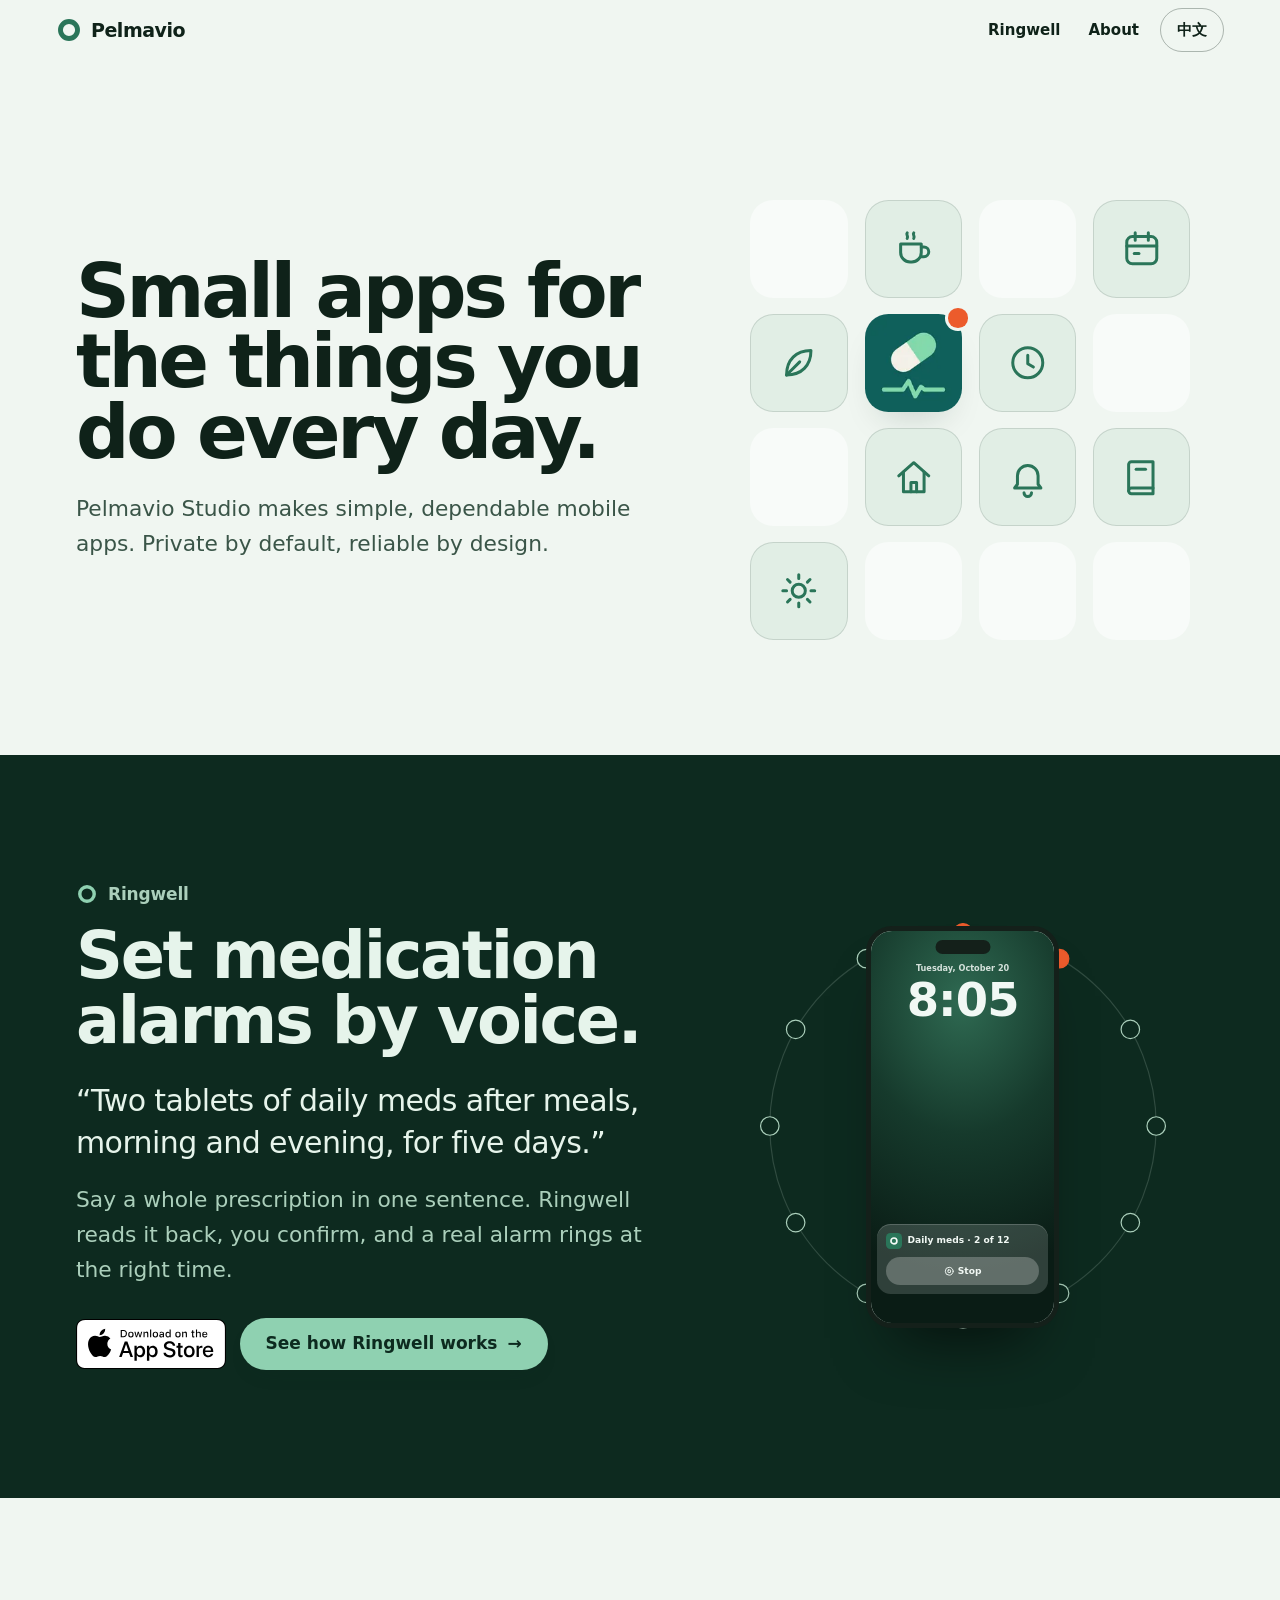
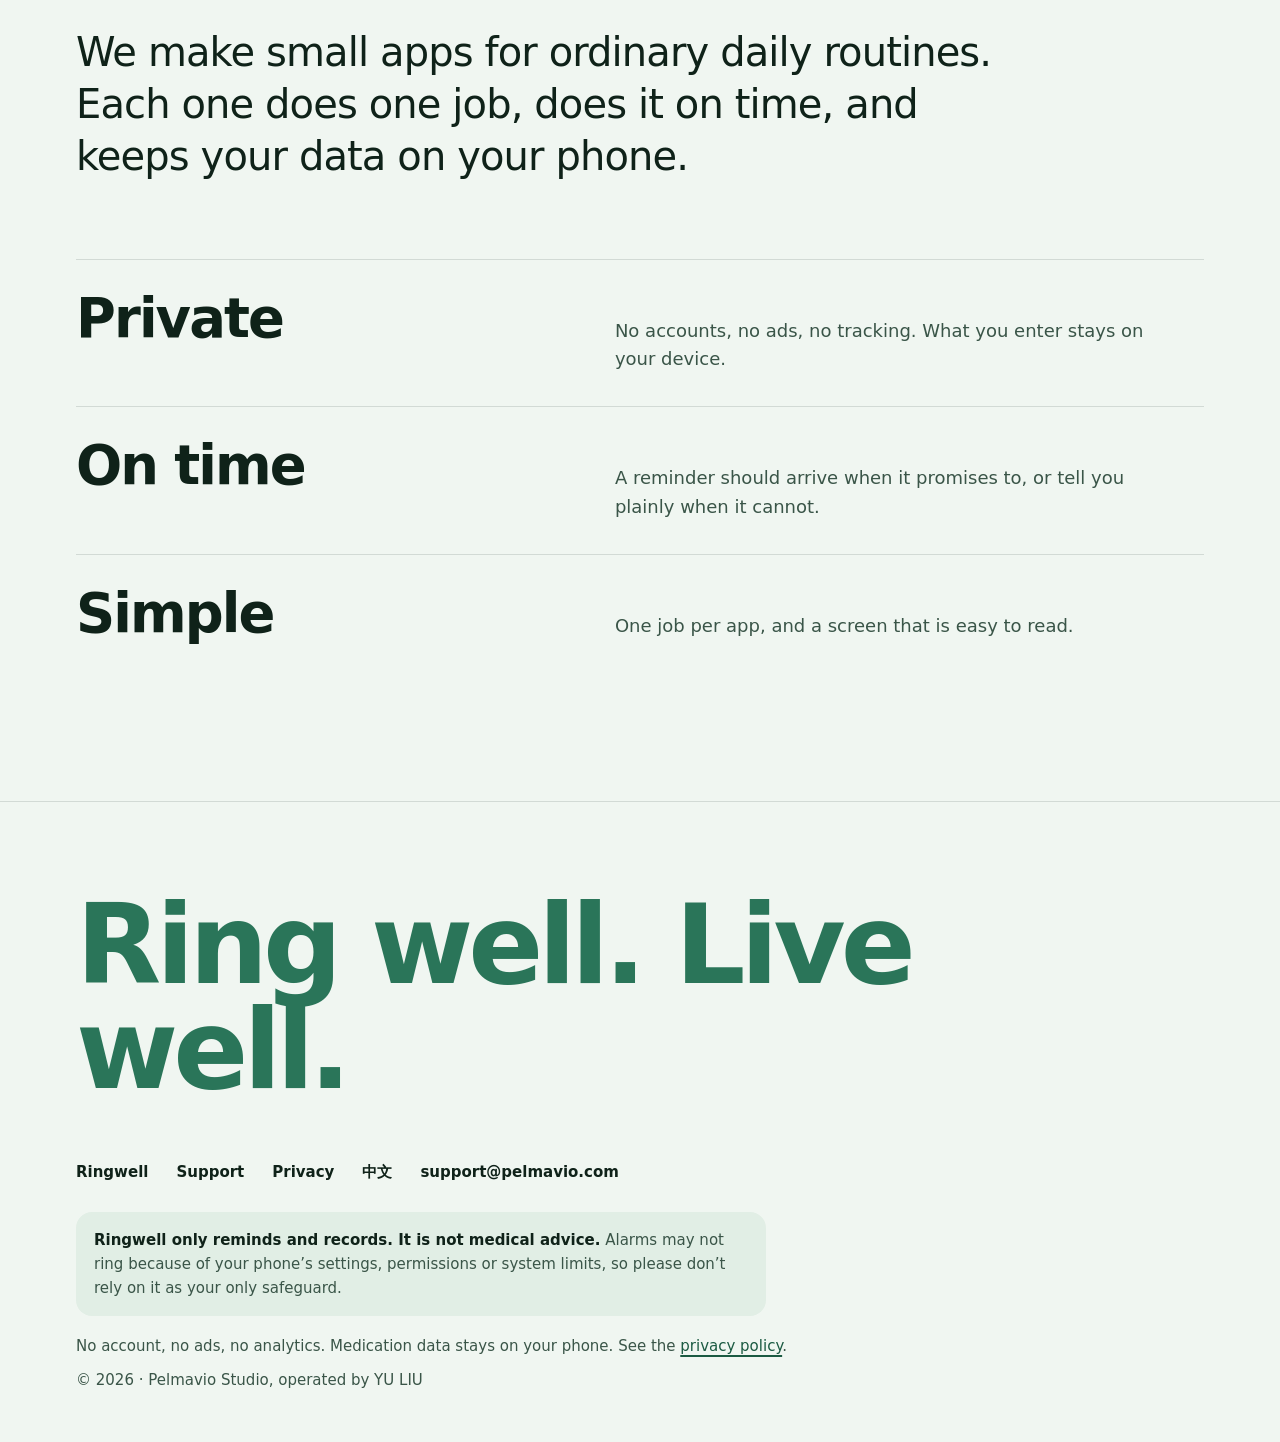
<file: index.html>
<!doctype html>
<html lang="en">
<head>
<meta charset="utf-8">
<meta name="viewport" content="width=device-width,initial-scale=1">
<title>Pelmavio Studio</title>
<meta name="description" content="Pelmavio Studio makes small, dependable mobile apps for everyday routines, with privacy and reliability first. First app: Ringwell.">
<meta name="color-scheme" content="light dark">
<meta name="theme-color" content="#F0F6F1" media="(prefers-color-scheme: light)">
<meta name="theme-color" content="#09110D" media="(prefers-color-scheme: dark)">
<meta property="og:type" content="website">
<meta property="og:site_name" content="Pelmavio Studio">
<meta property="og:title" content="Pelmavio Studio">
<meta property="og:description" content="Pelmavio Studio makes small, dependable mobile apps for everyday routines, with privacy and reliability first. First app: Ringwell.">
<meta property="og:url" content="https://pelmavio.com/">
<meta property="og:locale" content="en_US">
<meta name="twitter:card" content="summary">
<link rel="canonical" href="https://pelmavio.com/">
<link rel="icon" href="data:image/svg+xml,%3Csvg xmlns='http://www.w3.org/2000/svg' viewBox='0 0 32 32'%3E%3Crect width='32' height='32' rx='8' fill='%232A7559'/%3E%3Ccircle cx='16' cy='16' r='7' fill='none' stroke='%23F4FBF7' stroke-width='4'/%3E%3C/svg%3E">
<link rel="alternate" hreflang="en" href="https://pelmavio.com/">
<link rel="alternate" hreflang="zh-CN" href="https://pelmavio.com/zh/">
<link rel="alternate" hreflang="x-default" href="https://pelmavio.com/">
<link rel="stylesheet" href="assets/style.css">
</head>
<body>
<a class="skip" href="#main">Skip to content</a>
<header class="top over"><div class="wrap">
<a class="logo" href="" aria-label="Pelmavio Studio"><svg viewBox="0 0 32 32" width="26" height="26" aria-hidden="true" focusable="false"><circle cx="16" cy="16" r="10.5"/></svg><span>Pelmavio</span></a>
<nav aria-label="Main"><a class="hide-s" href="#ringwell">Ringwell</a><a class="hide-s" href="#about">About</a><a class="lang" href="zh/" hreflang="zh-CN" lang="zh-CN">中文</a></nav>
</div></header>
<main id="main">
<section class="h-hero" aria-labelledby="home-h">
<div class="wrap hx">
<div class="hx-text">
<h1 id="home-h">Small apps for the things you do every day.</h1>
<p class="lead">Pelmavio Studio makes simple, dependable mobile apps. Private by default, reliable by design.</p>
</div>
<div class="hx-art" aria-hidden="true"><div class="hx-tiles"><i></i><svg viewBox="-14 -14 52 52"><use href="assets/hero/glyphs.svg#cup" width="24" height="24"/></svg><i></i><svg viewBox="-14 -14 52 52"><use href="assets/hero/glyphs.svg#calendar" width="24" height="24"/></svg><svg viewBox="-14 -14 52 52"><use href="assets/hero/glyphs.svg#leaf" width="24" height="24"/></svg><span class="hx-rw"><picture><source media="(prefers-color-scheme: dark)" type="image/webp" srcset="assets/hero/icon-dark-144.webp"><source type="image/webp" srcset="assets/hero/icon-144.webp"><img src="assets/hero/icon-144.png" width="144" height="144" alt=""></picture></span><svg viewBox="-14 -14 52 52"><use href="assets/hero/glyphs.svg#clock" width="24" height="24"/></svg><i></i><i></i><svg viewBox="-14 -14 52 52"><use href="assets/hero/glyphs.svg#house" width="24" height="24"/></svg><svg viewBox="-14 -14 52 52"><use href="assets/hero/glyphs.svg#bell" width="24" height="24"/></svg><svg viewBox="-14 -14 52 52"><use href="assets/hero/glyphs.svg#book" width="24" height="24"/></svg><svg viewBox="-14 -14 52 52"><use href="assets/hero/glyphs.svg#sun" width="24" height="24"/></svg><i></i><i></i><i></i></div></div>
</div>
</section>

<section class="feature" id="ringwell" aria-labelledby="rw-h">
<div class="wrap">
<div>
<p class="name"><svg viewBox="0 0 32 32" aria-hidden="true" focusable="false"><circle cx="16" cy="16" r="10.5"/></svg>Ringwell</p>
<h2 id="rw-h">Set medication alarms by voice.</h2>
<p class="say-q">&ldquo;Two tablets of daily meds after meals, morning and evening, for five days.&rdquo;</p>
<p class="lead">Say a whole prescription in one sentence. Ringwell reads it back, you confirm, and a real alarm rings at the right time.</p>
<div class="acts"><a class="store" href="https://apps.apple.com/app/id6824711765"><img src="assets/badges/app-store-white-en.svg" alt="Download on the App Store" width="150" height="50"></a><a class="go" href="ringwell/">See how Ringwell works <span class="arrow" aria-hidden="true">&rarr;</span></a></div>
</div>
<div class="mini" aria-hidden="true">
<div class="dialm"><svg viewBox="0 0 100 100" focusable="false"><circle class="tr" cx="50" cy="50" r="46"/><circle class="dt lit" cx="50" cy="4" r="2.2"/><circle class="dt lit" cx="73" cy="10.16" r="2.2"/><circle class="dt" cx="89.84" cy="27" r="2.2"/><circle class="dt" cx="96" cy="50" r="2.2"/><circle class="dt" cx="89.84" cy="73" r="2.2"/><circle class="dt" cx="73" cy="89.84" r="2.2"/><circle class="dt" cx="50" cy="96" r="2.2"/><circle class="dt" cx="27" cy="89.84" r="2.2"/><circle class="dt" cx="10.16" cy="73" r="2.2"/><circle class="dt" cx="4" cy="50" r="2.2"/><circle class="dt" cx="10.16" cy="27" r="2.2"/><circle class="dt" cx="27" cy="10.16" r="2.2"/></svg></div>
<div class="ripples"><i></i><i></i><i></i></div>
<div class="scr s-alarm"><div class="ui-lock"><p class="ui-lockdate">Tuesday, October 20</p><p class="ui-locktime"><span class="t1">8:05</span></p><div class="ui-alert"><p class="ui-alert-h"><span class="ui-appicon"><svg viewBox="0 0 32 32" focusable="false"><circle cx="16" cy="16" r="8"/></svg></span><span class="n1">Daily meds &middot; 2 of 12</span></p><span class="ui-stop"><svg viewBox="0 0 24 24" focusable="false"><circle cx="12" cy="12" r="9"/><rect x="9" y="9" width="6" height="6" rx="1"/></svg>Stop</span></div></div></div>
</div>
</div>
</section>

<section class="about" id="about" aria-labelledby="about-h">
<div class="wrap">
<h2 class="sr" id="about-h">About</h2>
<p class="statement">We make small apps for ordinary daily routines. Each one does one job, does it on time, and keeps your data on your phone.</p>
<ul class="principles"><li><h3>Private</h3><p>No accounts, no ads, no tracking. What you enter stays on your device.</p></li><li><h3>On time</h3><p>A reminder should arrive when it promises to, or tell you plainly when it cannot.</p></li><li><h3>Simple</h3><p>One job per app, and a screen that is easy to read.</p></li></ul>
</div>
</section>
</main>
<footer><div class="wrap">
<p class="tag" lang="en">Ring well. Live well.</p>
<nav class="links" aria-label="Footer"><a href="ringwell/">Ringwell</a><a href="ringwell/support/">Support</a><a href="ringwell/privacy/">Privacy</a><a href="zh/" hreflang="zh-CN" lang="zh-CN">中文</a><a href="mailto:support@pelmavio.com">support@pelmavio.com</a></nav>
<p class="disc"><strong>Ringwell only reminds and records. It is not medical advice.</strong> Alarms may not ring because of your phone&rsquo;s settings, permissions or system limits, so please don&rsquo;t rely on it as your only safeguard.</p>
<p>No account, no ads, no analytics. Medication data stays on your phone. See the <a href="ringwell/privacy/">privacy policy</a>.</p>
<p>&copy; 2026 &middot; Pelmavio Studio, operated by YU LIU</p>
</div></footer>
</body>
</html>
</file>
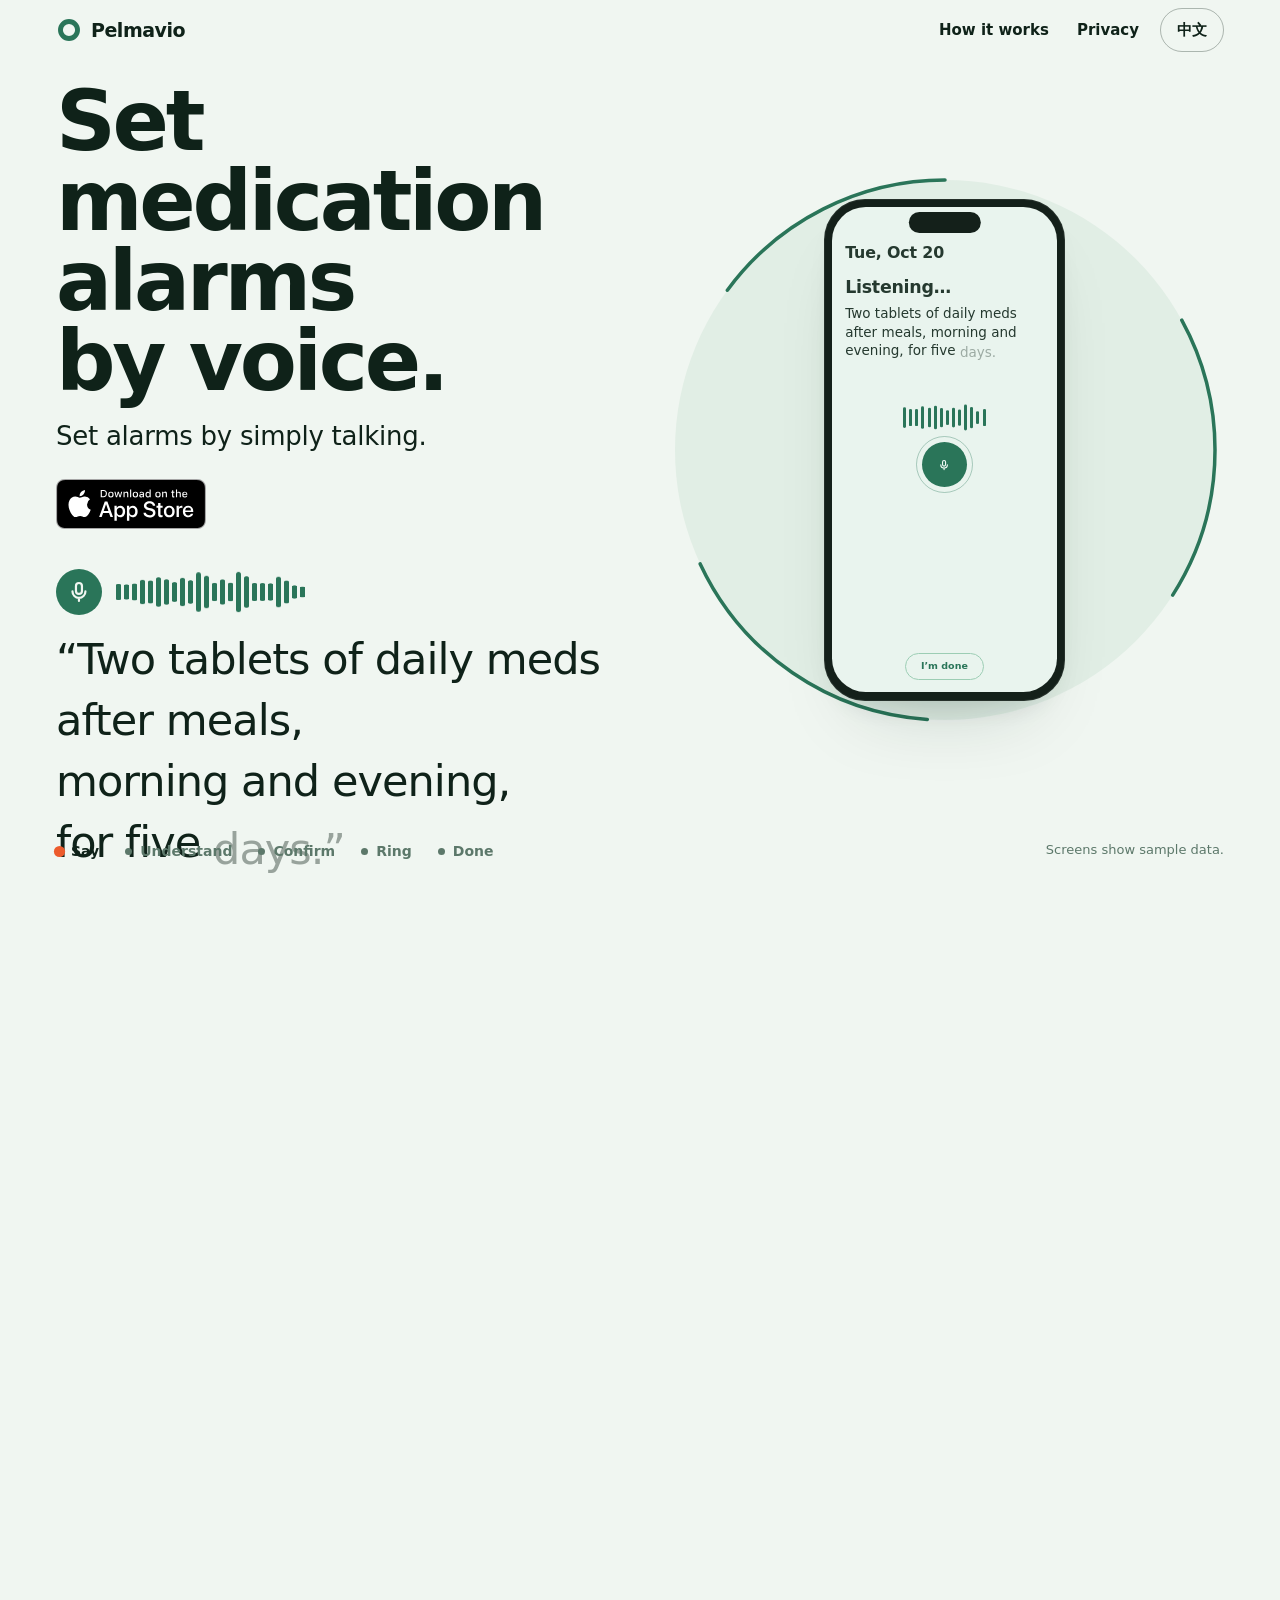
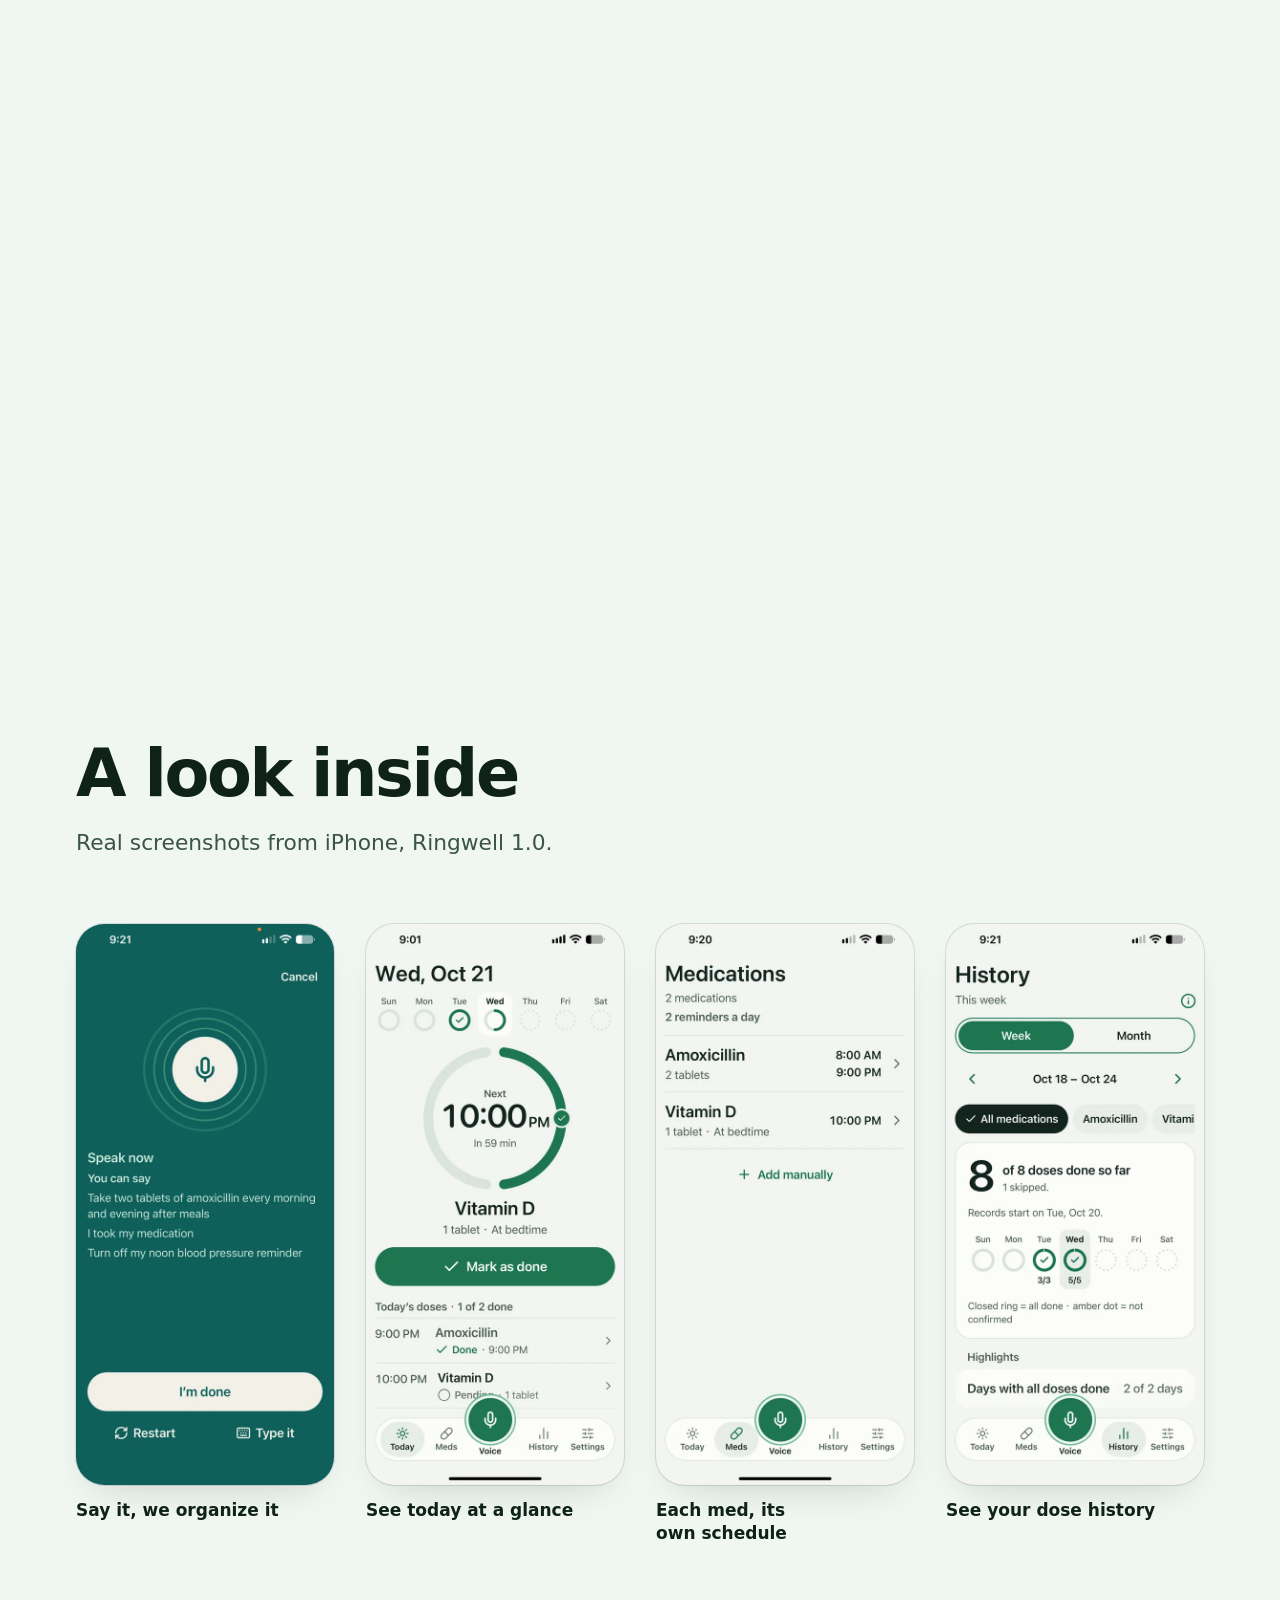
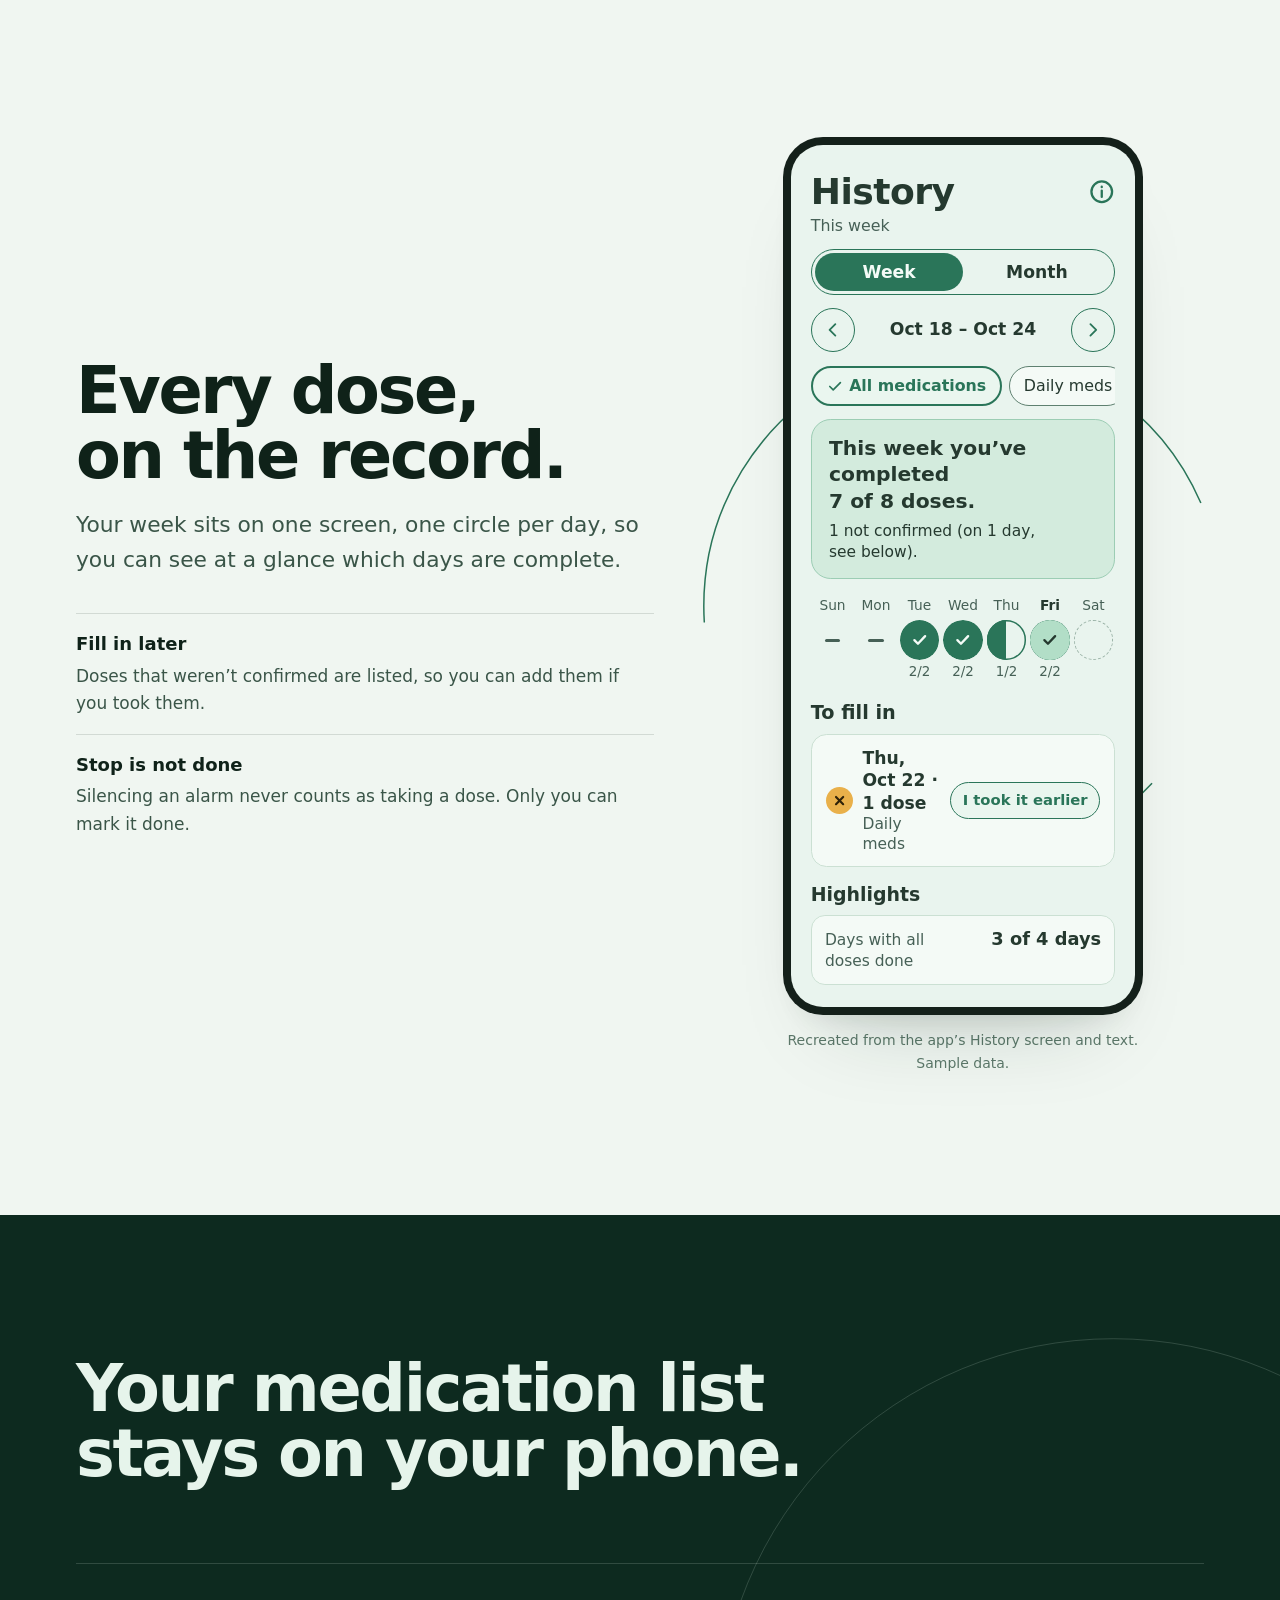
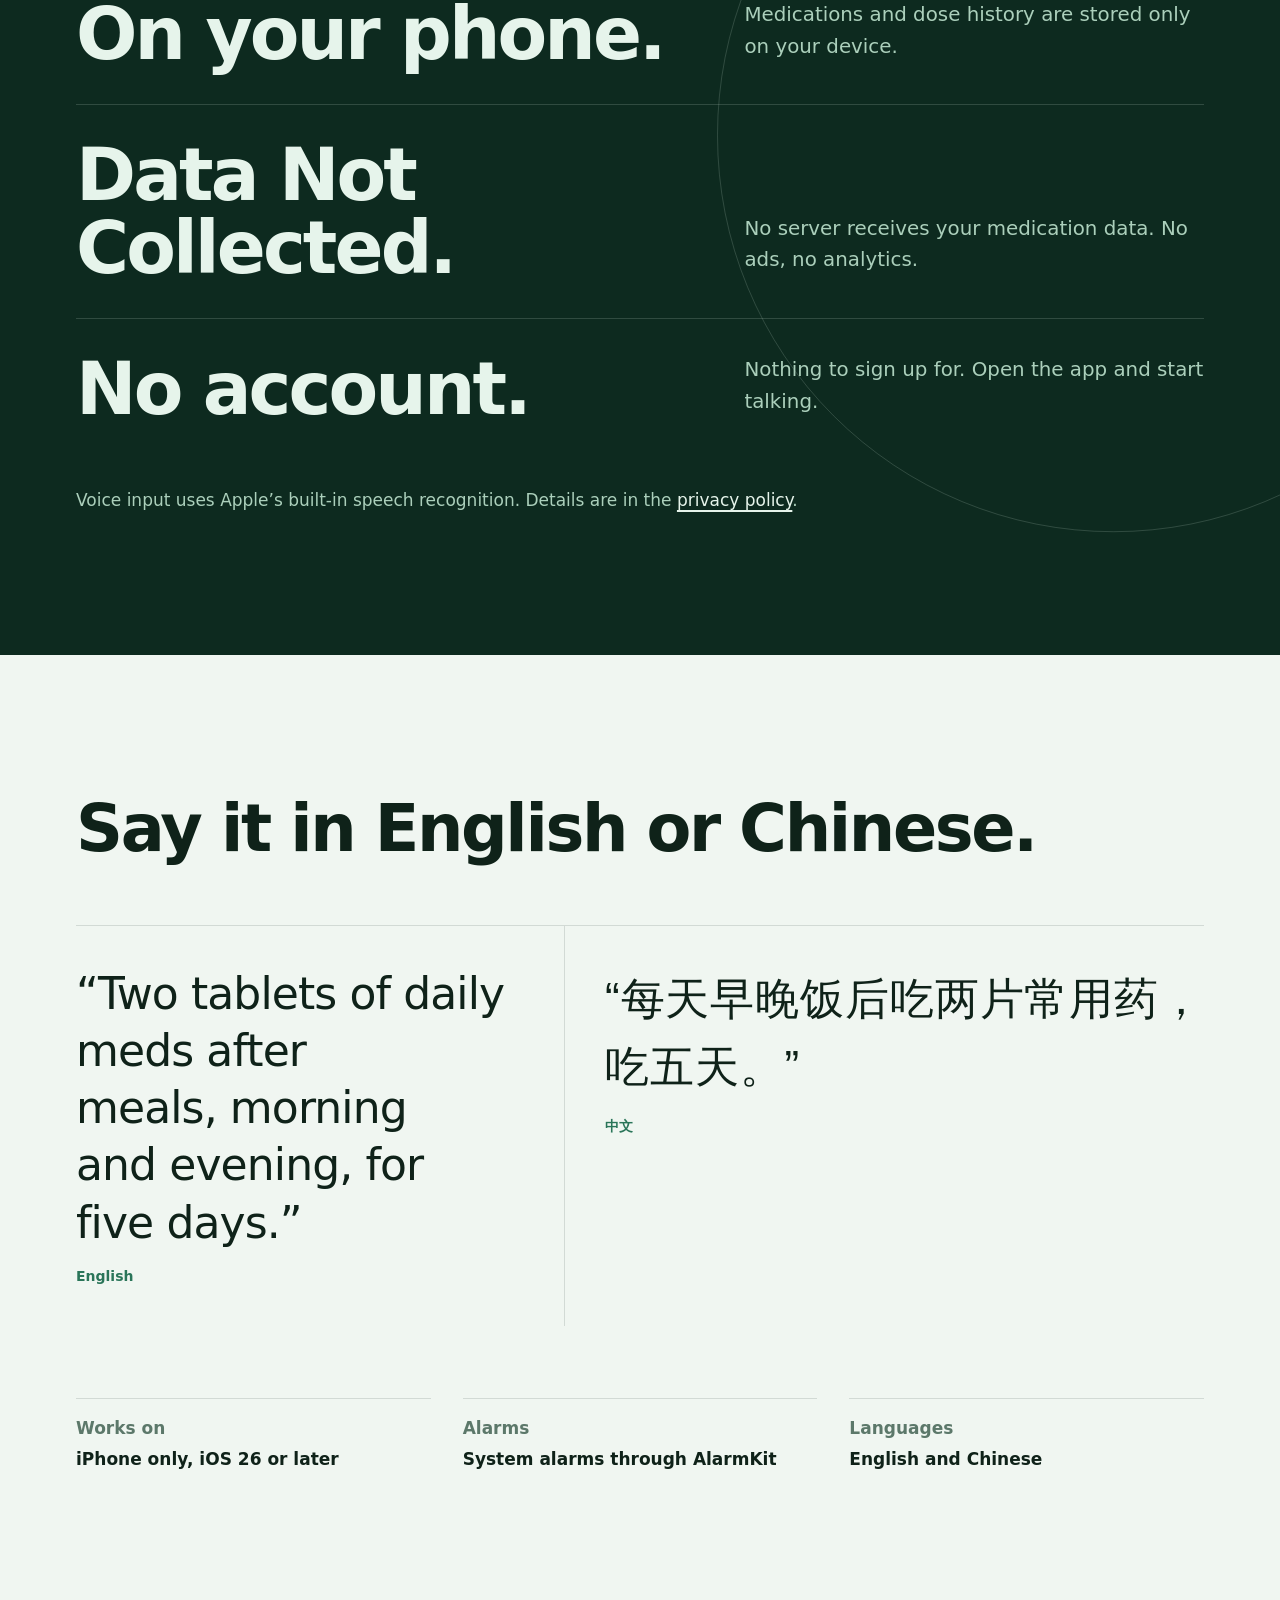
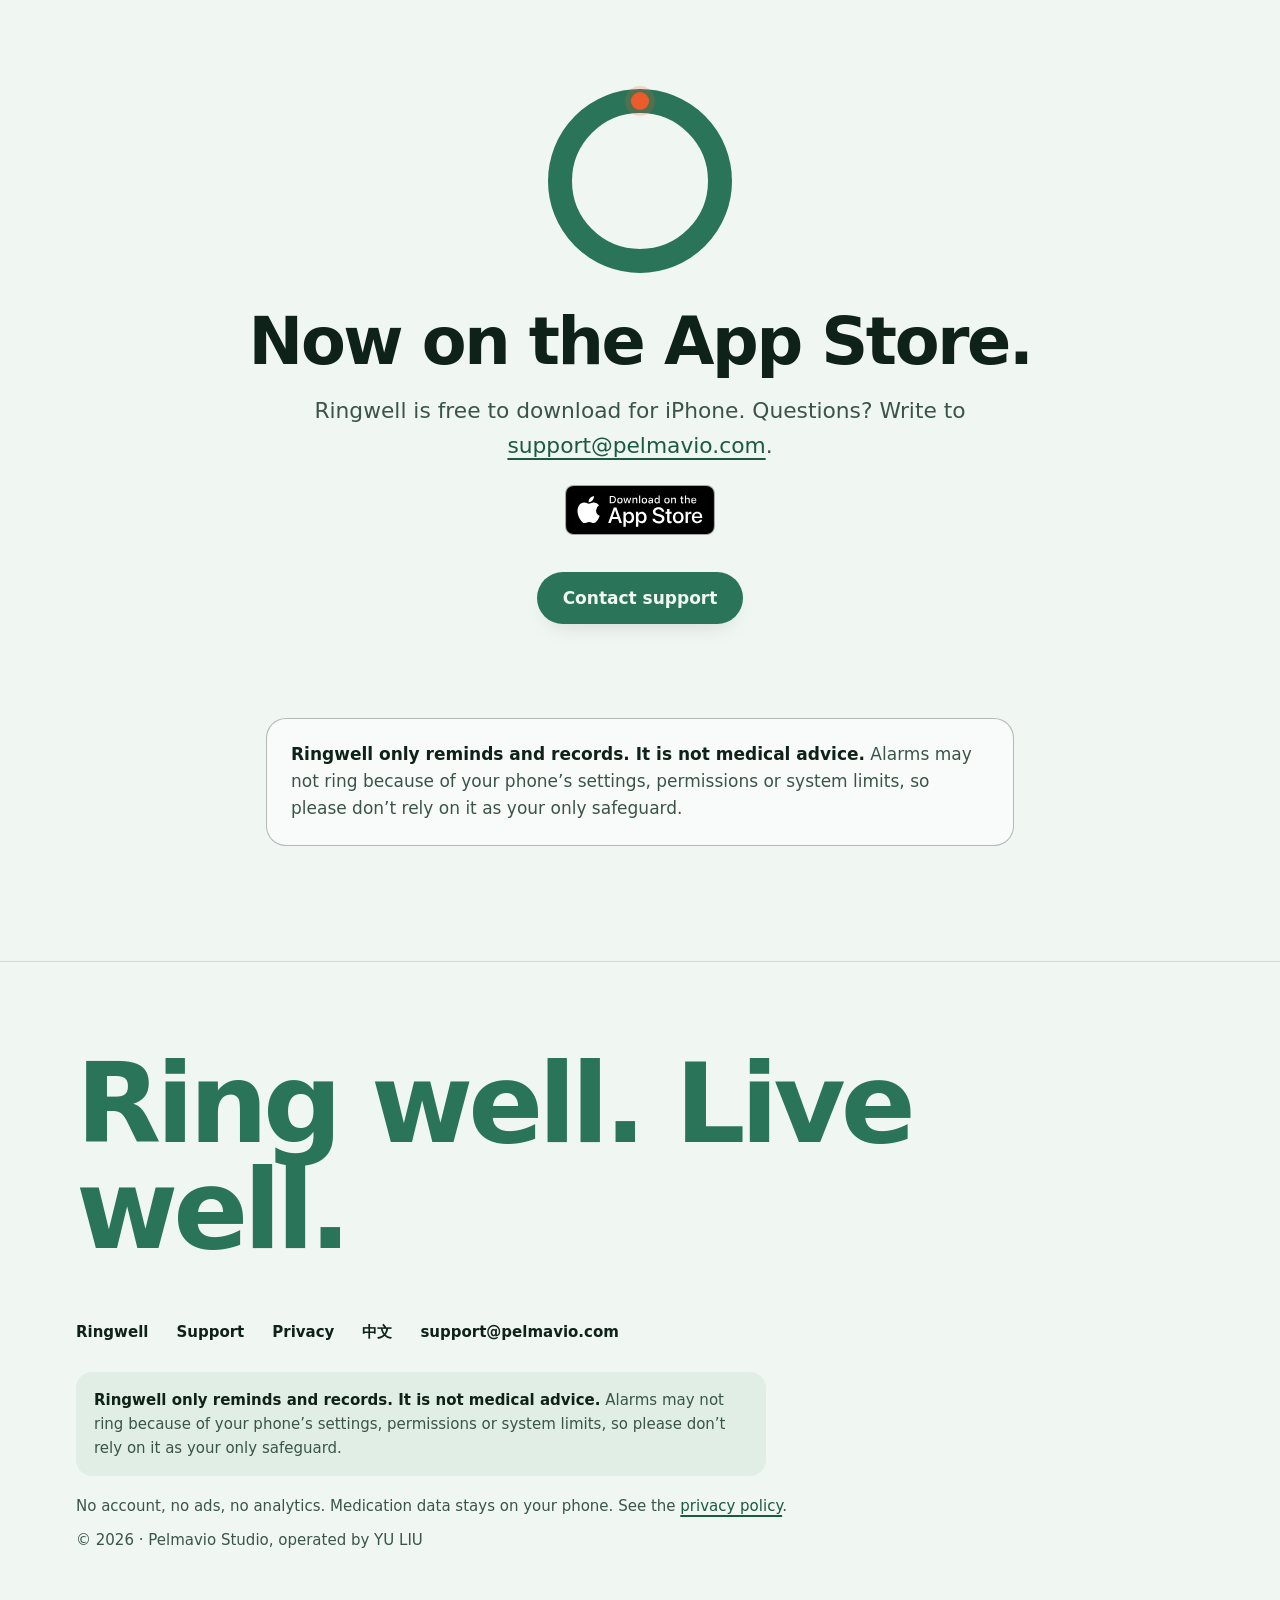
<file: ringwell/index.html>
<!doctype html>
<html lang="en">
<head>
<meta charset="utf-8">
<meta name="viewport" content="width=device-width,initial-scale=1">
<title>Ringwell: Medication Reminder</title>
<meta name="description" content="Ringwell sets medication alarms by voice. Say a whole prescription in one sentence, hear it read back, confirm, and a real alarm rings. Your data stays on your phone.">
<meta name="apple-itunes-app" content="app-id=6824711765">
<meta name="color-scheme" content="light dark">
<meta name="theme-color" content="#F0F6F1" media="(prefers-color-scheme: light)">
<meta name="theme-color" content="#09110D" media="(prefers-color-scheme: dark)">
<meta property="og:type" content="website">
<meta property="og:site_name" content="Pelmavio Studio">
<meta property="og:title" content="Ringwell: Medication Reminder">
<meta property="og:description" content="Ringwell sets medication alarms by voice. Say a whole prescription in one sentence, hear it read back, confirm, and a real alarm rings. Your data stays on your phone.">
<meta property="og:url" content="https://pelmavio.com/ringwell/">
<meta property="og:locale" content="en_US">
<meta name="twitter:card" content="summary">
<link rel="canonical" href="https://pelmavio.com/ringwell/">
<link rel="icon" href="data:image/svg+xml,%3Csvg xmlns='http://www.w3.org/2000/svg' viewBox='0 0 32 32'%3E%3Crect width='32' height='32' rx='8' fill='%232A7559'/%3E%3Ccircle cx='16' cy='16' r='7' fill='none' stroke='%23F4FBF7' stroke-width='4'/%3E%3C/svg%3E">
<link rel="alternate" hreflang="en" href="https://pelmavio.com/ringwell/">
<link rel="alternate" hreflang="zh-CN" href="https://pelmavio.com/ringwell/zh/">
<link rel="alternate" hreflang="x-default" href="https://pelmavio.com/ringwell/">
<link rel="stylesheet" href="../assets/style.css">
<link rel="stylesheet" href="../assets/gallery.css">
<script src="../assets/ringwell.js"></script>
</head>
<body class="rw">
<a class="skip" href="#main">Skip to content</a>
<header class="top over"><div class="wrap">
<a class="logo" href="../" aria-label="Pelmavio Studio"><svg viewBox="0 0 32 32" width="26" height="26" aria-hidden="true" focusable="false"><circle cx="16" cy="16" r="10.5"/></svg><span>Pelmavio</span></a>
<nav aria-label="Main"><a class="hide-s" href="#story">How it works</a><a class="hide-s" href="#privacy">Privacy</a><a class="lang" href="../ringwell/zh/" hreflang="zh-CN" lang="zh-CN">中文</a></nav>
</div></header>
<main id="main">

<section class="story" id="story" aria-labelledby="top-h">
<div class="stage" data-act="0" data-screen="listen">
<div class="caps">
<div class="cap cap0">
<h1 id="top-h">Set medication alarms by voice.</h1>
<p class="sub">Set alarms by simply talking.</p>
<p class="cap-soon"><a class="store" href="https://apps.apple.com/app/id6824711765"><picture><source srcset="../assets/badges/app-store-white-en.svg" media="(prefers-color-scheme: dark)"><img src="../assets/badges/app-store-black-en.svg" alt="Download on the App Store" width="150" height="50"></picture></a></p>
</div>
<div class="say">
<p class="sr">Example sentence: &ldquo;Two tablets of daily meds after meals, morning and evening, for five days.&rdquo;</p>
<div class="voice" aria-hidden="true"><span class="mic"><svg viewBox="0 0 24 24" focusable="false"><rect x="9" y="3" width="6" height="11" rx="3"/><path d="M5.5 11.5a6.5 6.5 0 0 0 13 0M12 18v3"/></svg></span><span class="wave"><i style="--h:.3"></i><i style="--h:.5"></i><i style="--h:.8"></i><i style="--h:.45"></i><i style="--h:.95"></i><i style="--h:.6"></i><i style="--h:.35"></i><i style="--h:.7"></i><i style="--h:1"></i><i style="--h:.55"></i><i style="--h:.4"></i><i style="--h:.75"></i><i style="--h:.5"></i><i style="--h:.9"></i><i style="--h:.65"></i><i style="--h:.3"></i><i style="--h:.55"></i><i style="--h:.85"></i><i style="--h:.4"></i><i style="--h:.6"></i><i style="--h:.3"></i><i style="--h:.45"></i><i style="--h:.2"></i><i style="--h:.3"></i></span></div>
<p class="sentence" aria-hidden="true"><span class="nw"><span class="w q" style="--i:0">&ldquo;</span><span class="phr" data-f="dose" data-tag="Dose"><span class="w" style="--i:0">Two</span> <span class="w" style="--i:1">tablets</span></span></span> <span class="w" style="--i:2">of</span> <span class="phr" data-f="med" data-tag="Medication"><span class="w" style="--i:3">daily meds</span></span> <span class="nw"><span class="phr" data-f="timing" data-tag="Timing"><span class="w" style="--i:4">after</span> <span class="w" style="--i:5">meals</span></span><span class="w q" style="--i:5">,</span></span> <span class="nw"><span class="phr" data-f="time" data-tag="Time"><span class="w" style="--i:6">morning</span> <span class="w" style="--i:7">and</span> <span class="w" style="--i:8">evening</span></span><span class="w q" style="--i:8">,</span></span> <span class="nw"><span class="phr" data-f="course" data-tag="Duration"><span class="w" style="--i:9">for</span> <span class="w" style="--i:10">five</span> <span class="w" style="--i:11">days</span></span><span class="w q" style="--i:11">.&rdquo;</span></span></p>
</div>
<div class="cap cap1">
<h2>One sentence. The whole plan.</h2>
<p>Say the medication, the dose, the timing, the times and how long to take it, all together. Ringwell fills in the form for you.</p>
</div>
<div class="cap cap2">
<h2>Hear it back. Then confirm.</h2>
<p>Ringwell reads the plan back to you. Fix anything that is wrong. Nothing is saved until you confirm.</p>
</div>
<div class="cap cap3">
<h2>Then a real alarm rings.</h2>
<p>Not a quiet notification: a system alarm, set with Apple&rsquo;s AlarmKit (iOS 26 or later). Until you mark the dose as done, it rings again every 5 minutes, up to 11 more times.</p>
<p class="stopnote"><strong>Stop only silences it.</strong> It does not mark the dose as done.</p>
<ol class="chain" aria-hidden="true"><li></li><li></li><li></li><li></li><li></li><li></li><li></li><li></li><li></li><li></li><li></li><li></li></ol>
<p class="status" aria-hidden="true"><span class="st1">8:00 &middot; ringing</span><span class="st2">Stopped. Not done yet.</span><span class="st3">8:05 &middot; ringing again, 2 of 12</span></p>
</div>
<div class="cap cap4">
<h2>Mark as done. That&rsquo;s the record.</h2>
<p>Marking the dose as done is its own step, separate from Stop. It logs the dose and the rings stop. Day by day, your week fills in.</p>
</div>
</div>

<div class="device">
<div class="dial" aria-hidden="true">
<svg viewBox="0 0 100 100" focusable="false"><circle class="track" cx="50" cy="50" r="46" pathLength="1"/><circle class="close" cx="50" cy="50" r="46" pathLength="1"/>
<g class="dots"><circle style="--i:0" cx="50" cy="4" r="1.9"/><circle style="--i:1" cx="73" cy="10.16" r="1.9"/><circle style="--i:2" cx="89.84" cy="27" r="1.9"/><circle style="--i:3" cx="96" cy="50" r="1.9"/><circle style="--i:4" cx="89.84" cy="73" r="1.9"/><circle style="--i:5" cx="73" cy="89.84" r="1.9"/><circle style="--i:6" cx="50" cy="96" r="1.9"/><circle style="--i:7" cx="27" cy="89.84" r="1.9"/><circle style="--i:8" cx="10.16" cy="73" r="1.9"/><circle style="--i:9" cx="4" cy="50" r="1.9"/><circle style="--i:10" cx="10.16" cy="27" r="1.9"/><circle style="--i:11" cx="27" cy="10.16" r="1.9"/></g>
<g class="lbl"><text x="53.6" y="3">8:00</text><text x="76.6" y="9">8:05</text><text x="23.4" y="9" text-anchor="end">8:55</text></g></svg>
<div class="ripples"><i></i><i></i><i></i></div>
</div>
<div class="phone" aria-hidden="true">
<div class="scr s-listen">
<div class="ui-pad">
<p class="ui-date">Tue, Oct 20</p>
<p class="ui-title">Listening&hellip;</p>
<p class="ui-trans"><span class="w" style="--i:0">Two</span> <span class="w" style="--i:1">tablets</span> <span class="w" style="--i:2">of</span> <span class="w" style="--i:3">daily meds</span> <span class="w" style="--i:4">after</span> <span class="w" style="--i:5">meals,</span> <span class="w" style="--i:6">morning</span> <span class="w" style="--i:7">and</span> <span class="w" style="--i:8">evening,</span> <span class="w" style="--i:9">for</span> <span class="w" style="--i:10">five</span> <span class="w" style="--i:11">days.</span></p>
<div class="ui-wave"><i></i><i></i><i></i><i></i><i></i><i></i><i></i><i></i><i></i><i></i><i></i><i></i><i></i><i></i></div>
<span class="ui-mic"><svg viewBox="0 0 24 24" focusable="false"><rect x="9" y="3" width="6" height="11" rx="3"/><path d="M5.5 11.5a6.5 6.5 0 0 0 13 0M12 18v3"/></svg></span>
<span class="ui-btn ui-ghost">I&rsquo;m done</span>
</div>
</div>
<div class="scr s-confirm">
<div class="ui-pad">
<p class="ui-back"><svg viewBox="0 0 24 24" focusable="false"><path d="M15 5l-7 7 7 7"/></svg>Back</p>
<p class="ui-title">Please confirm</p>
<p class="ui-sub">You can fix anything that&rsquo;s wrong</p>
<div class="ui-card ui-rb"><p class="ui-thinking">Understanding&hellip;</p><p class="ui-readback"><span style="--k:0">Every day at 8:00&nbsp;AM and 8:00&nbsp;PM,</span> <span style="--k:1">after meals:</span> <span style="--k:2">Daily meds, 2&nbsp;tablets,</span> <span style="--k:3">until Oct&nbsp;24.</span> <span style="--k:4">Is that right?</span></p><p class="ui-row2"><span class="ui-btn ui-soft"><svg viewBox="0 0 24 24" focusable="false"><rect x="5" y="5" width="14" height="14" rx="2"/></svg>Stop</span><span class="ui-btn ui-soft"><svg viewBox="0 0 24 24" focusable="false"><path d="M20 11a8 8 0 0 0-14.3-4.9M4 4v4h4M4 13a8 8 0 0 0 14.3 4.9M20 20v-4h-4"/></svg>Say again</span></p></div>
<dl class="ui-fields"><div data-f="med"><dt>Medication</dt><dd>Daily meds</dd></div><div data-f="dose"><dt>Dose</dt><dd>2 tablets</dd></div><div data-f="timing"><dt>Timing</dt><dd>After meals</dd></div><div data-f="time"><dt>Time</dt><dd>8:00 AM, 8:00 PM</dd></div><div data-f="course"><dt>Duration</dt><dd>5 days, until Oct 24</dd></div></dl>
<span class="ui-btn ui-solid ui-save"><svg viewBox="0 0 24 24" focusable="false"><path d="M5 12.5l4.5 4.5L19 7.5"/></svg>Yes, save</span>
</div>
<p class="ui-toast"><svg viewBox="0 0 24 24" focusable="false"><path d="M5 12.5l4.5 4.5L19 7.5"/></svg>Reminder set.</p>
</div>
<div class="scr s-alarm">
<div class="ui-lock">
<p class="ui-lockdate">Tuesday, October 20</p>
<p class="ui-locktime"><span class="t1">8:00</span><span class="t2">8:05</span></p>
<div class="ui-alert">
<p class="ui-alert-h"><span class="ui-appicon"><svg viewBox="0 0 32 32" focusable="false"><circle cx="16" cy="16" r="8"/></svg></span><span class="n1">Daily meds</span><span class="n2">Daily meds &middot; 2 of 12</span></p>
<span class="ui-stop"><svg viewBox="0 0 24 24" focusable="false"><circle cx="12" cy="12" r="9"/><rect x="9" y="9" width="6" height="6" rx="1"/></svg>Stop</span>
</div>
</div>
</div>
<div class="scr s-dose">
<div class="ui-pad">
<p class="ui-back"><svg viewBox="0 0 24 24" focusable="false"><path d="M15 5l-7 7 7 7"/></svg>Back</p>
<p class="ui-title">Confirm</p>
<p class="ui-warn"><svg viewBox="0 0 24 24" focusable="false"><path d="M12 4l9 16H3z"/><path d="M12 10v4M12 17v.5"/></svg>Stop on the alarm only silences it. It does not mark the dose as done.</p>
<div class="ui-card ui-plain">
<p class="ui-dose-h">8:00 AM &middot; Daily meds</p>
<p class="ui-dose-s">2 tablets &middot; After meals</p>
<p class="ui-state"><span class="pend"><i></i>Pending</span><span class="done"><i><svg viewBox="0 0 24 24" focusable="false"><path d="M6 12.5l4 4L18 8"/></svg></i>Done</span></p>
<span class="ui-btn ui-solid ui-mark"><svg viewBox="0 0 24 24" focusable="false"><path d="M5 12.5l4.5 4.5L19 7.5"/></svg>Mark as done</span>
<span class="ui-btn ui-line">Skip this dose</span>
</div>
</div>
</div>
<div class="scr s-week">
<div class="ui-pad">
<p class="ui-title ui-big">History</p>
<p class="ui-sub">This week</p>
<p class="ui-seg"><span class="on">Week</span><span>Month</span></p>
<p class="ui-range">Oct 18 &ndash; Oct 24</p>
<div class="ui-card ui-sum"><p>This week you&rsquo;ve completed all 10&nbsp;doses.</p></div>
<ol class="ui-days"><li class="none"><b>Sun</b><i></i><small>&ndash;</small></li><li class="none"><b>Mon</b><i></i><small>&ndash;</small></li><li style="--d:1"><b>Tue</b><i><svg viewBox="0 0 24 24" focusable="false"><path d="M6 12.5l4 4L18 8"/></svg></i><small>2/2</small></li><li style="--d:2"><b>Wed</b><i><svg viewBox="0 0 24 24" focusable="false"><path d="M6 12.5l4 4L18 8"/></svg></i><small>2/2</small></li><li style="--d:3"><b>Thu</b><i><svg viewBox="0 0 24 24" focusable="false"><path d="M6 12.5l4 4L18 8"/></svg></i><small>2/2</small></li><li style="--d:4"><b>Fri</b><i><svg viewBox="0 0 24 24" focusable="false"><path d="M6 12.5l4 4L18 8"/></svg></i><small>2/2</small></li><li style="--d:5"><b>Sat</b><i><svg viewBox="0 0 24 24" focusable="false"><path d="M6 12.5l4 4L18 8"/></svg></i><small>2/2</small></li></ol>
<p class="ui-hl-h">Highlights</p>
<p class="ui-hl"><span>Days with all doses done</span><b>5 of 5 days</b></p>
</div>
</div>
</div>
</div>

<a class="skipstory" href="#screens">Skip the story<svg viewBox="0 0 24 24" aria-hidden="true" focusable="false"><path d="M12 5v14M6 13l6 6 6-6"/></svg></a>
<nav class="rail" aria-label="Story steps"><ol><li><a href="#story" data-go="0">Say</a></li><li><a href="#story" data-go="1">Understand</a></li><li><a href="#story" data-go="2">Confirm</a></li><li><a href="#story" data-go="3">Ring</a></li><li><a href="#story" data-go="4">Done</a></li></ol></nav>
<p class="sample">Screens show sample data.</p>
</div>
</section>

<section class="shots" id="screens" aria-labelledby="shots-h">
<div class="wrap">
<h2 id="shots-h">A look inside</h2>
<p class="lead">Real screenshots from iPhone, Ringwell 1.0.</p>
<ul class="shot-list" aria-label="Screenshots">
<li><figure><picture><source type="image/webp" srcset="../assets/shots/rw-en-voice.webp"><img src="../assets/shots/rw-en-voice.png" width="540" height="1174" alt="Ringwell voice screen: a microphone button with example phrases, such as “I took my medication”, and buttons for I’m done, Restart and Type it." loading="lazy" decoding="async"></picture><figcaption>Say it, we organize it</figcaption></figure></li>
<li><figure><picture><source type="image/webp" srcset="../assets/shots/rw-en-today.webp"><img src="../assets/shots/rw-en-today.png" width="540" height="1174" alt="Ringwell Today screen: a ring shows the next dose, Vitamin D at 10:00 PM, with a Mark as done button and today’s doses, 1 of 2 done." loading="lazy" decoding="async"></picture><figcaption>See today at a glance</figcaption></figure></li>
<li><figure><picture><source type="image/webp" srcset="../assets/shots/rw-en-meds.webp"><img src="../assets/shots/rw-en-meds.png" width="540" height="1174" alt="Ringwell Medications screen: Amoxicillin, 2 tablets at 8:00 AM and 9:00 PM, and Vitamin D, 1 tablet at bedtime at 10:00 PM." loading="lazy" decoding="async"></picture><figcaption>Each med, its own schedule</figcaption></figure></li>
<li><figure><picture><source type="image/webp" srcset="../assets/shots/rw-en-history.webp"><img src="../assets/shots/rw-en-history.png" width="540" height="1174" alt="Ringwell History screen for one week: 8 of 8 doses done so far, with a ring for each day." loading="lazy" decoding="async"></picture><figcaption>See your dose history</figcaption></figure></li>
</ul>
</div>
</section>

<section class="record" id="record" aria-labelledby="rec-h">
<div class="wrap record-in">
<div class="record-copy">
<h2 id="rec-h">Every dose, on the record.</h2>
<p class="lead">Your week sits on one screen, one circle per day, so you can see at a glance which days are complete.</p>
<dl class="facts"><div><dt>Fill in later</dt><dd>Doses that weren&rsquo;t confirmed are listed, so you can add them if you took them.</dd></div><div><dt>Stop is not done</dt><dd>Silencing an alarm never counts as taking a dose. Only you can mark it done.</dd></div></dl>
</div>
<figure class="shot">
<div class="shot-ring" aria-hidden="true"><svg viewBox="0 0 100 100" focusable="false"><circle cx="50" cy="50" r="48" pathLength="1"/></svg></div>
<div class="frame"><div class="hist" role="img" aria-label="Ringwell History screen for this week: 7 of 8 doses completed. Tuesday, Wednesday and Friday are complete, Thursday has 1 of 2 done, and the missed Thursday dose is listed under To fill in.">
<div class="ui-pad">
<p class="ui-hd"><span class="ui-title ui-big">History</span><svg viewBox="0 0 24 24" focusable="false"><circle cx="12" cy="12" r="9"/><path d="M12 11v5.5M12 7.6v.4"/></svg></p>
<p class="ui-sub">This week</p>
<p class="ui-seg"><span class="on">Week</span><span>Month</span></p>
<p class="ui-nav"><i><svg viewBox="0 0 24 24" focusable="false"><path d="M15 5l-7 7 7 7"/></svg></i><span>Oct 18 &ndash; Oct 24</span><i><svg viewBox="0 0 24 24" focusable="false"><path d="M9 5l7 7-7 7"/></svg></i></p>
<p class="ui-chips"><span class="on"><svg viewBox="0 0 24 24" focusable="false"><path d="M5 12.5l4.5 4.5L19 7.5"/></svg>All medications</span><span>Daily meds</span></p>
<div class="ui-card ui-sum2"><p class="b">This week you&rsquo;ve completed 7&nbsp;of&nbsp;8 doses.</p><p>1 not confirmed (on 1 day, see below).</p></div>
<ol class="ui-week"><li class="none"><b>Sun</b><i></i><small>&nbsp;</small></li><li class="none"><b>Mon</b><i></i><small>&nbsp;</small></li><li class="ok" style="--d:0"><b>Tue</b><i><svg viewBox="0 0 24 24" focusable="false"><path d="M6 12.5l4 4L18 8"/></svg></i><small>2/2</small></li><li class="ok" style="--d:1"><b>Wed</b><i><svg viewBox="0 0 24 24" focusable="false"><path d="M6 12.5l4 4L18 8"/></svg></i><small>2/2</small></li><li class="half" style="--d:2"><b>Thu</b><i></i><small>1/2</small></li><li class="ok today" style="--d:3"><b>Fri</b><i><svg viewBox="0 0 24 24" focusable="false"><path d="M6 12.5l4 4L18 8"/></svg></i><small>2/2</small></li><li class="fut"><b>Sat</b><i></i><small>&nbsp;</small></li></ol>
<p class="ui-rv-h">To fill in</p>
<div class="ui-rv"><span class="ui-miss"><svg viewBox="0 0 24 24" focusable="false"><path d="M7 7l10 10M17 7L7 17"/></svg></span><span class="ui-rv-t">Thu, Oct 22&nbsp;&middot; 1&nbsp;dose<small>Daily meds</small></span><span class="ui-btn ui-soft">I took it earlier</span></div>
<p class="ui-hl-h">Highlights</p>
<p class="ui-hl"><span>Days with all doses done</span><b>3&nbsp;of&nbsp;4&nbsp;days</b></p>
</div></div></div>
<figcaption>Recreated from the app&rsquo;s History screen and text. Sample data.</figcaption>
</figure>
</div>
</section>

<section class="vault" id="privacy" aria-labelledby="priv-h">
<div class="wrap">
<h2 id="priv-h">Your medication list stays on your phone.</h2>
<ul class="claims">
<li><b>On your phone.</b><span>Medications and dose history are stored only on your device.</span></li>
<li><b>Data Not Collected.</b><span>No server receives your medication data. No ads, no analytics.</span></li>
<li><b>No account.</b><span>Nothing to sign up for. Open the app and start talking.</span></li>
</ul>
<p class="fine">Voice input uses Apple&rsquo;s built-in speech recognition. Details are in the <a href="../ringwell/privacy/">privacy policy</a>.</p>
</div>
</section>

<section class="tongues" id="languages" aria-labelledby="lang-h">
<div class="wrap">
<h2 id="lang-h">Say it in English or Chinese.</h2>
<div class="pair-say">
<p lang="en"><span>&ldquo;Two tablets of daily meds after meals, morning and evening, for five days.&rdquo;</span><small>English</small></p>
<p lang="zh-CN"><span>&ldquo;每天早晚饭后吃两片常用药，吃五天。&rdquo;</span><small>中文</small></p>
</div>
<dl class="spec"><div><dt>Works on</dt><dd>iPhone only, iOS 26 or later</dd></div><div><dt>Alarms</dt><dd>System alarms through AlarmKit</dd></div><div><dt>Languages</dt><dd>English and Chinese</dd></div></dl>
</div>
</section>

<section class="finale" id="soon" aria-labelledby="soon-h">
<div class="wrap">
<div class="bigring" aria-hidden="true"><svg viewBox="0 0 100 100" focusable="false"><circle cx="50" cy="50" r="40" pathLength="1"/></svg></div>
<h2 id="soon-h">Now on the App Store.</h2>
<p class="lead">Ringwell is free to download for iPhone. Questions? Write to <a href="mailto:support@pelmavio.com">support@pelmavio.com</a>.</p>
<p><a class="store" href="https://apps.apple.com/app/id6824711765"><picture><source srcset="../assets/badges/app-store-white-en.svg" media="(prefers-color-scheme: dark)"><img src="../assets/badges/app-store-black-en.svg" alt="Download on the App Store" width="150" height="50"></picture></a></p>
<p><a class="go" href="../ringwell/support/">Contact support</a></p>
<div class="safety"><p><strong>Ringwell only reminds and records. It is not medical advice.</strong> Alarms may not ring because of your phone&rsquo;s settings, permissions or system limits, so please don&rsquo;t rely on it as your only safeguard.</p></div>
</div>
</section>
</main>
<footer><div class="wrap">
<p class="tag" lang="en">Ring well. Live well.</p>
<nav class="links" aria-label="Footer"><a href="../ringwell/">Ringwell</a><a href="../ringwell/support/">Support</a><a href="../ringwell/privacy/">Privacy</a><a href="../ringwell/zh/" hreflang="zh-CN" lang="zh-CN">中文</a><a href="mailto:support@pelmavio.com">support@pelmavio.com</a></nav>
<p class="disc"><strong>Ringwell only reminds and records. It is not medical advice.</strong> Alarms may not ring because of your phone&rsquo;s settings, permissions or system limits, so please don&rsquo;t rely on it as your only safeguard.</p>
<p>No account, no ads, no analytics. Medication data stays on your phone. See the <a href="../ringwell/privacy/">privacy policy</a>.</p>
<p>&copy; 2026 &middot; Pelmavio Studio, operated by YU LIU</p>
</div></footer>
</body>
</html>
</file>
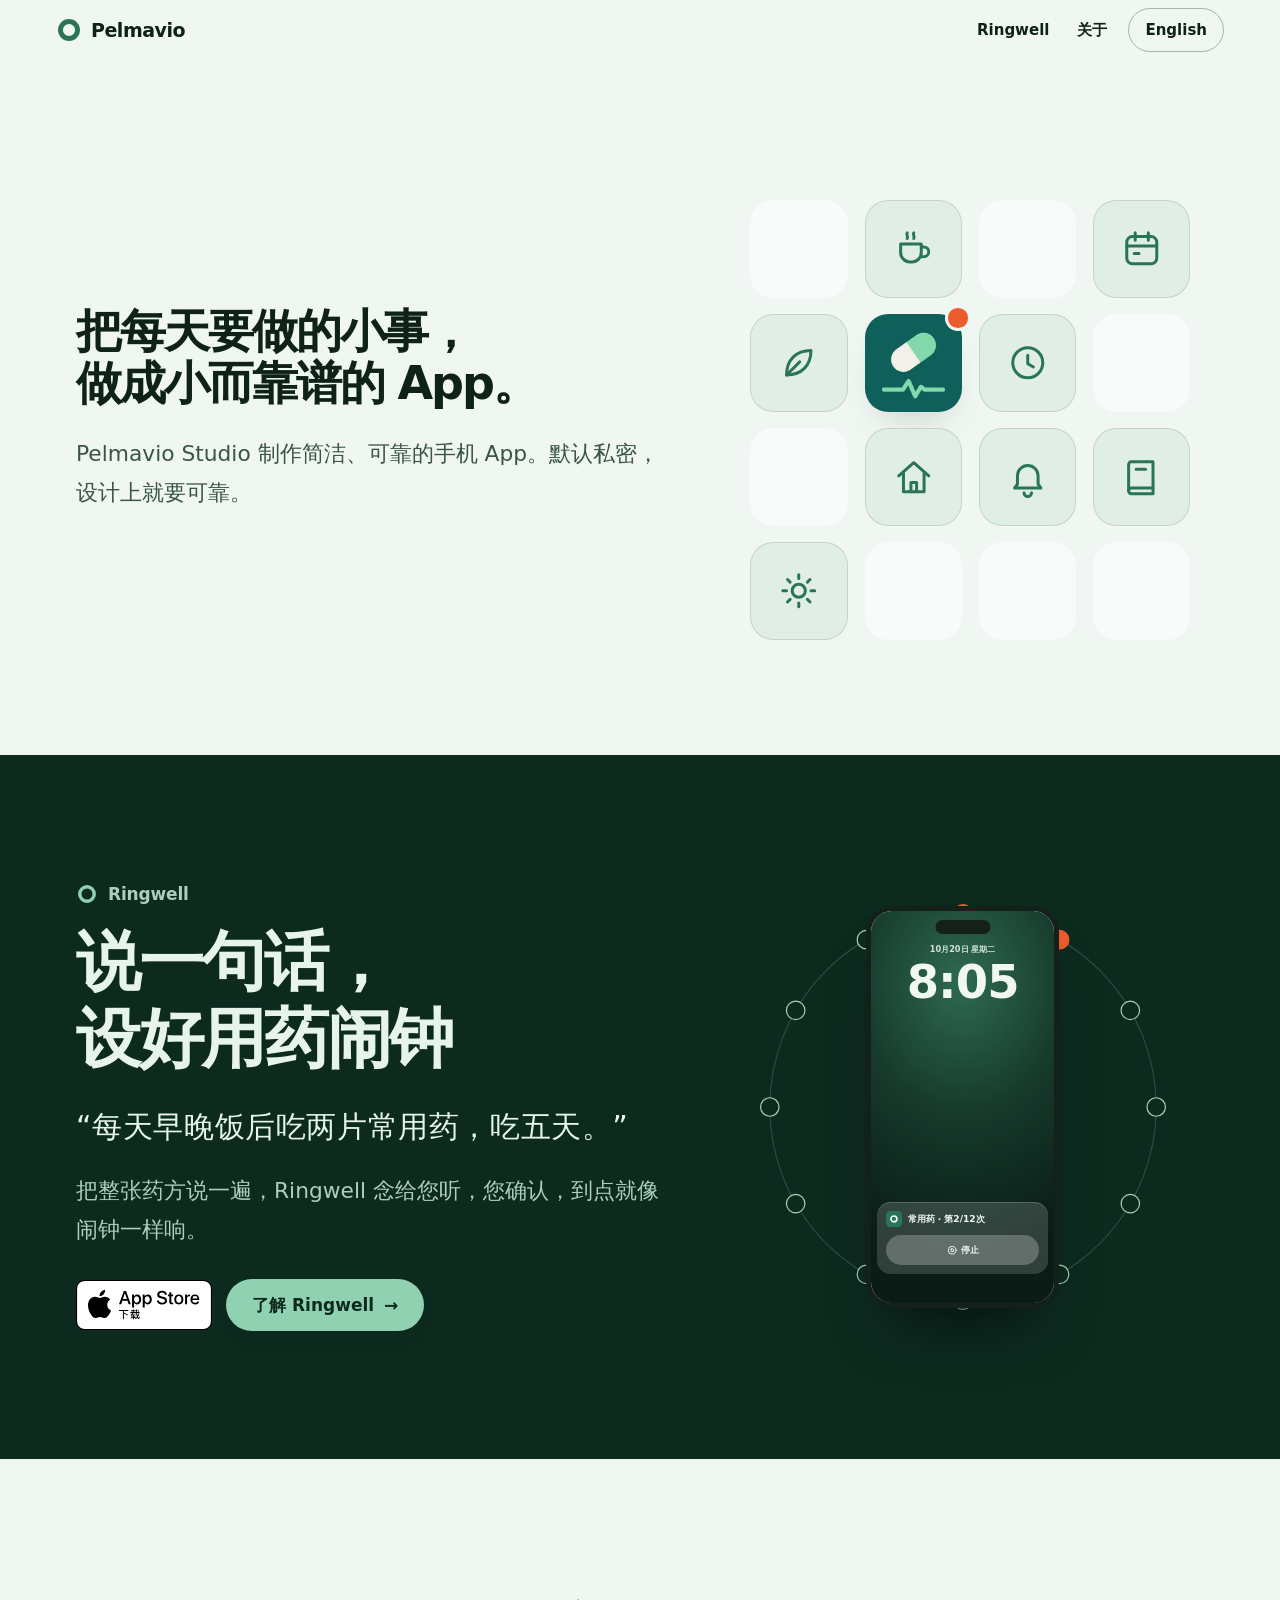
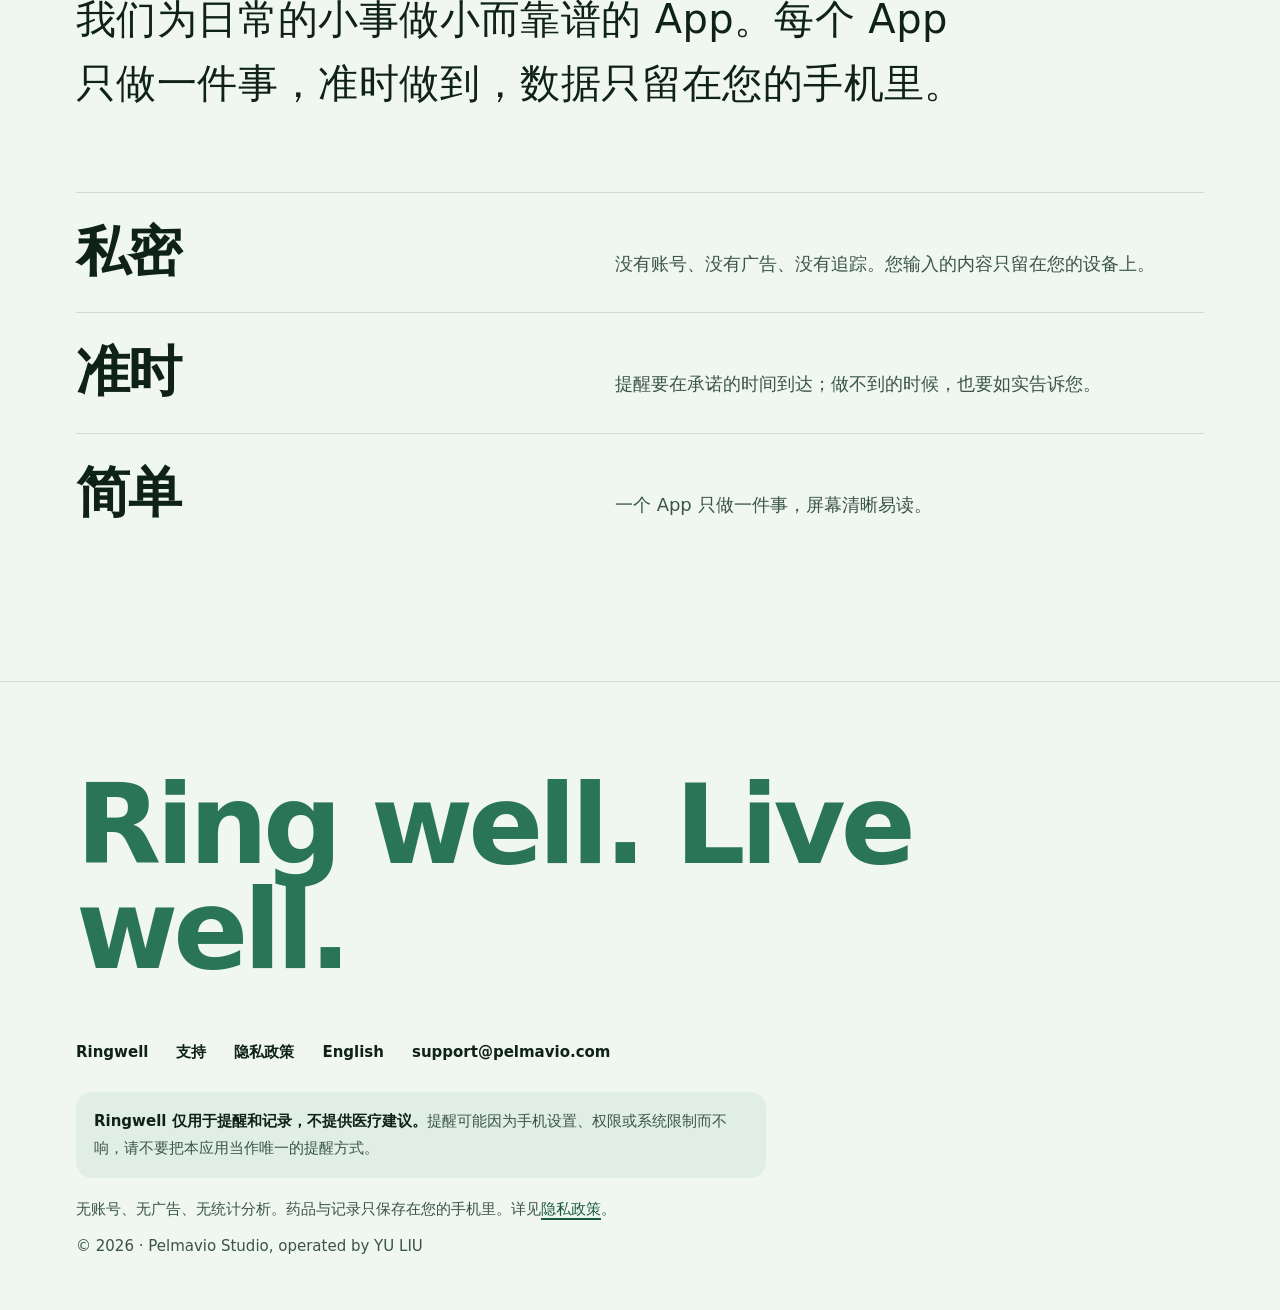
<file: zh/index.html>
<!doctype html>
<html lang="zh-CN">
<head>
<meta charset="utf-8">
<meta name="viewport" content="width=device-width,initial-scale=1">
<title>Pelmavio Studio</title>
<meta name="description" content="Pelmavio Studio 制作简洁、可靠的手机 App。默认私密，设计上就要可靠。首款 App：Ringwell：用药提醒。">
<meta name="color-scheme" content="light dark">
<meta name="theme-color" content="#F0F6F1" media="(prefers-color-scheme: light)">
<meta name="theme-color" content="#09110D" media="(prefers-color-scheme: dark)">
<meta property="og:type" content="website">
<meta property="og:site_name" content="Pelmavio Studio">
<meta property="og:title" content="Pelmavio Studio">
<meta property="og:description" content="Pelmavio Studio 制作简洁、可靠的手机 App。默认私密，设计上就要可靠。首款 App：Ringwell：用药提醒。">
<meta property="og:url" content="https://pelmavio.com/zh/">
<meta property="og:locale" content="zh_CN">
<meta name="twitter:card" content="summary">
<link rel="canonical" href="https://pelmavio.com/zh/">
<link rel="icon" href="data:image/svg+xml,%3Csvg xmlns='http://www.w3.org/2000/svg' viewBox='0 0 32 32'%3E%3Crect width='32' height='32' rx='8' fill='%232A7559'/%3E%3Ccircle cx='16' cy='16' r='7' fill='none' stroke='%23F4FBF7' stroke-width='4'/%3E%3C/svg%3E">
<link rel="alternate" hreflang="en" href="https://pelmavio.com/">
<link rel="alternate" hreflang="zh-CN" href="https://pelmavio.com/zh/">
<link rel="alternate" hreflang="x-default" href="https://pelmavio.com/">
<link rel="stylesheet" href="../assets/style.css">
</head>
<body>
<a class="skip" href="#main">跳到正文</a>
<header class="top over"><div class="wrap">
<a class="logo" href="../zh/" aria-label="Pelmavio Studio"><svg viewBox="0 0 32 32" width="26" height="26" aria-hidden="true" focusable="false"><circle cx="16" cy="16" r="10.5"/></svg><span>Pelmavio</span></a>
<nav aria-label="主导航"><a class="hide-s" href="#ringwell">Ringwell</a><a class="hide-s" href="#about">关于</a><a class="lang" href="../" hreflang="en" lang="en">English</a></nav>
</div></header>
<main id="main">
<section class="h-hero" aria-labelledby="home-h">
<div class="wrap hx">
<div class="hx-text">
<h1 id="home-h"><span class="nb">把每天要做的小事，</span><span class="nb">做成小而靠谱的 App。</span></h1>
<p class="lead">Pelmavio Studio 制作简洁、可靠的手机 App。默认私密，设计上就要可靠。</p>
</div>
<div class="hx-art" aria-hidden="true"><div class="hx-tiles"><i></i><svg viewBox="-14 -14 52 52"><use href="../assets/hero/glyphs.svg#cup" width="24" height="24"/></svg><i></i><svg viewBox="-14 -14 52 52"><use href="../assets/hero/glyphs.svg#calendar" width="24" height="24"/></svg><svg viewBox="-14 -14 52 52"><use href="../assets/hero/glyphs.svg#leaf" width="24" height="24"/></svg><span class="hx-rw"><picture><source media="(prefers-color-scheme: dark)" type="image/webp" srcset="../assets/hero/icon-dark-144.webp"><source type="image/webp" srcset="../assets/hero/icon-144.webp"><img src="../assets/hero/icon-144.png" width="144" height="144" alt=""></picture></span><svg viewBox="-14 -14 52 52"><use href="../assets/hero/glyphs.svg#clock" width="24" height="24"/></svg><i></i><i></i><svg viewBox="-14 -14 52 52"><use href="../assets/hero/glyphs.svg#house" width="24" height="24"/></svg><svg viewBox="-14 -14 52 52"><use href="../assets/hero/glyphs.svg#bell" width="24" height="24"/></svg><svg viewBox="-14 -14 52 52"><use href="../assets/hero/glyphs.svg#book" width="24" height="24"/></svg><svg viewBox="-14 -14 52 52"><use href="../assets/hero/glyphs.svg#sun" width="24" height="24"/></svg><i></i><i></i><i></i></div></div>
</div>
</section>

<section class="feature" id="ringwell" aria-labelledby="rw-h">
<div class="wrap">
<div>
<p class="name"><svg viewBox="0 0 32 32" aria-hidden="true" focusable="false"><circle cx="16" cy="16" r="10.5"/></svg>Ringwell</p>
<h2 id="rw-h"><span class="nb">说一句话，</span><span class="nb">设好用药闹钟</span></h2>
<p class="say-q">“每天早晚饭后吃两片常用药，吃五天。”</p>
<p class="lead">把整张药方说一遍，Ringwell 念给您听，您确认，到点就像闹钟一样响。</p>
<div class="acts"><a class="store" href="https://apps.apple.com/app/id6824711765"><img src="../assets/badges/app-store-white-zh.svg" alt="在 App Store 下载" width="150" height="50"></a><a class="go" href="../ringwell/zh/">了解 Ringwell <span class="arrow" aria-hidden="true">&rarr;</span></a></div>
</div>
<div class="mini" aria-hidden="true">
<div class="dialm"><svg viewBox="0 0 100 100" focusable="false"><circle class="tr" cx="50" cy="50" r="46"/><circle class="dt lit" cx="50" cy="4" r="2.2"/><circle class="dt lit" cx="73" cy="10.16" r="2.2"/><circle class="dt" cx="89.84" cy="27" r="2.2"/><circle class="dt" cx="96" cy="50" r="2.2"/><circle class="dt" cx="89.84" cy="73" r="2.2"/><circle class="dt" cx="73" cy="89.84" r="2.2"/><circle class="dt" cx="50" cy="96" r="2.2"/><circle class="dt" cx="27" cy="89.84" r="2.2"/><circle class="dt" cx="10.16" cy="73" r="2.2"/><circle class="dt" cx="4" cy="50" r="2.2"/><circle class="dt" cx="10.16" cy="27" r="2.2"/><circle class="dt" cx="27" cy="10.16" r="2.2"/></svg></div>
<div class="ripples"><i></i><i></i><i></i></div>
<div class="scr s-alarm"><div class="ui-lock"><p class="ui-lockdate">10月20日 星期二</p><p class="ui-locktime"><span class="t1">8:05</span></p><div class="ui-alert"><p class="ui-alert-h"><span class="ui-appicon"><svg viewBox="0 0 32 32" focusable="false"><circle cx="16" cy="16" r="8"/></svg></span><span class="n1">常用药 &middot; 第2/12次</span></p><span class="ui-stop"><svg viewBox="0 0 24 24" focusable="false"><circle cx="12" cy="12" r="9"/><rect x="9" y="9" width="6" height="6" rx="1"/></svg>停止</span></div></div></div>
</div>
</div>
</section>

<section class="about" id="about" aria-labelledby="about-h">
<div class="wrap">
<h2 class="sr" id="about-h">关于</h2>
<p class="statement">我们为日常的小事做小而靠谱的 App。每个 App 只做一件事，准时做到，数据只留在您的手机里。</p>
<ul class="principles"><li><h3>私密</h3><p>没有账号、没有广告、没有追踪。您输入的内容只留在您的设备上。</p></li><li><h3>准时</h3><p>提醒要在承诺的时间到达；做不到的时候，也要如实告诉您。</p></li><li><h3>简单</h3><p>一个 App 只做一件事，屏幕清晰易读。</p></li></ul>
</div>
</section>
</main>
<footer><div class="wrap">
<p class="tag" lang="en">Ring well. Live well.</p>
<nav class="links" aria-label="页脚"><a href="../ringwell/zh/">Ringwell</a><a href="../ringwell/support-zh/">支持</a><a href="../ringwell/privacy-zh/">隐私政策</a><a href="../" hreflang="en" lang="en">English</a><a href="mailto:support@pelmavio.com">support@pelmavio.com</a></nav>
<p class="disc"><strong>Ringwell 仅用于提醒和记录，不提供医疗建议。</strong>提醒可能因为手机设置、权限或系统限制而不响，请不要把本应用当作唯一的提醒方式。</p>
<p>无账号、无广告、无统计分析。药品与记录只保存在您的手机里。详见<a href="../ringwell/privacy-zh/">隐私政策</a>。</p>
<p>&copy; 2026 &middot; Pelmavio Studio, operated by YU LIU</p>
</div></footer>
</body>
</html>
</file>
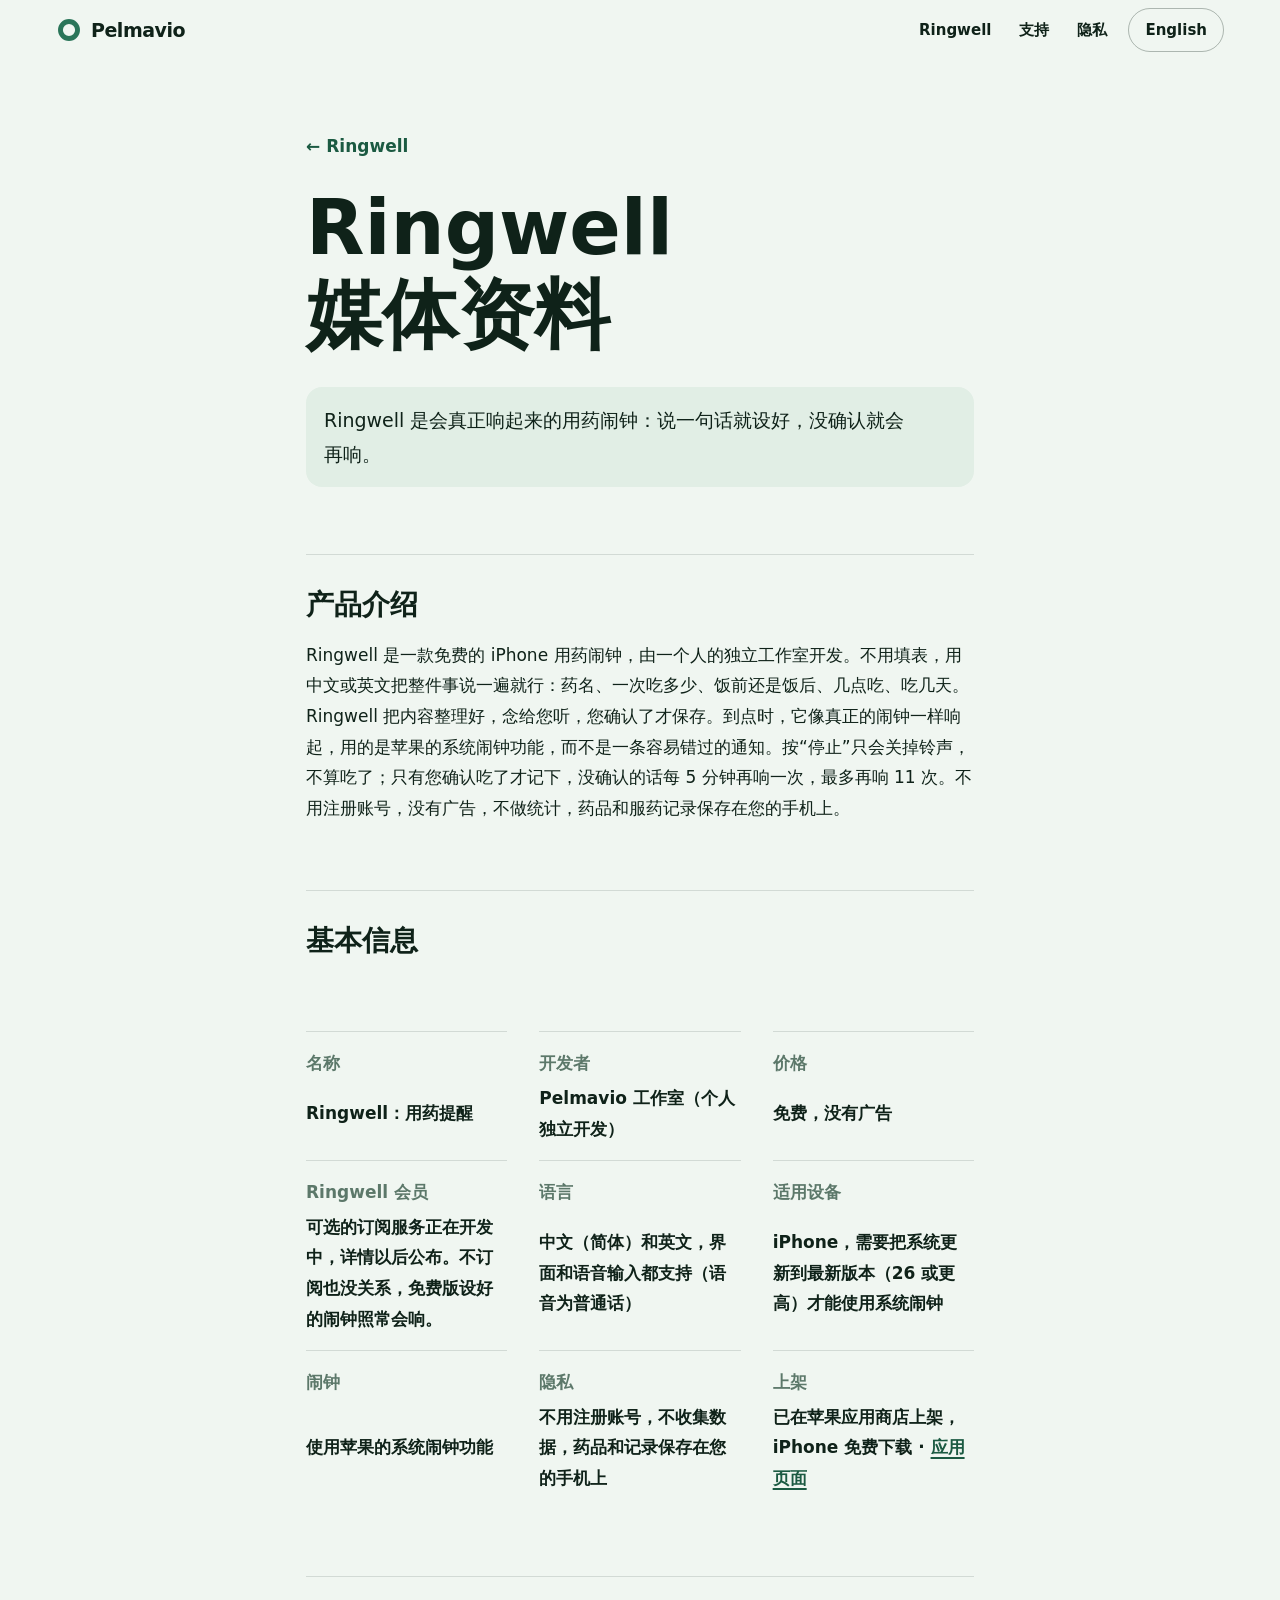
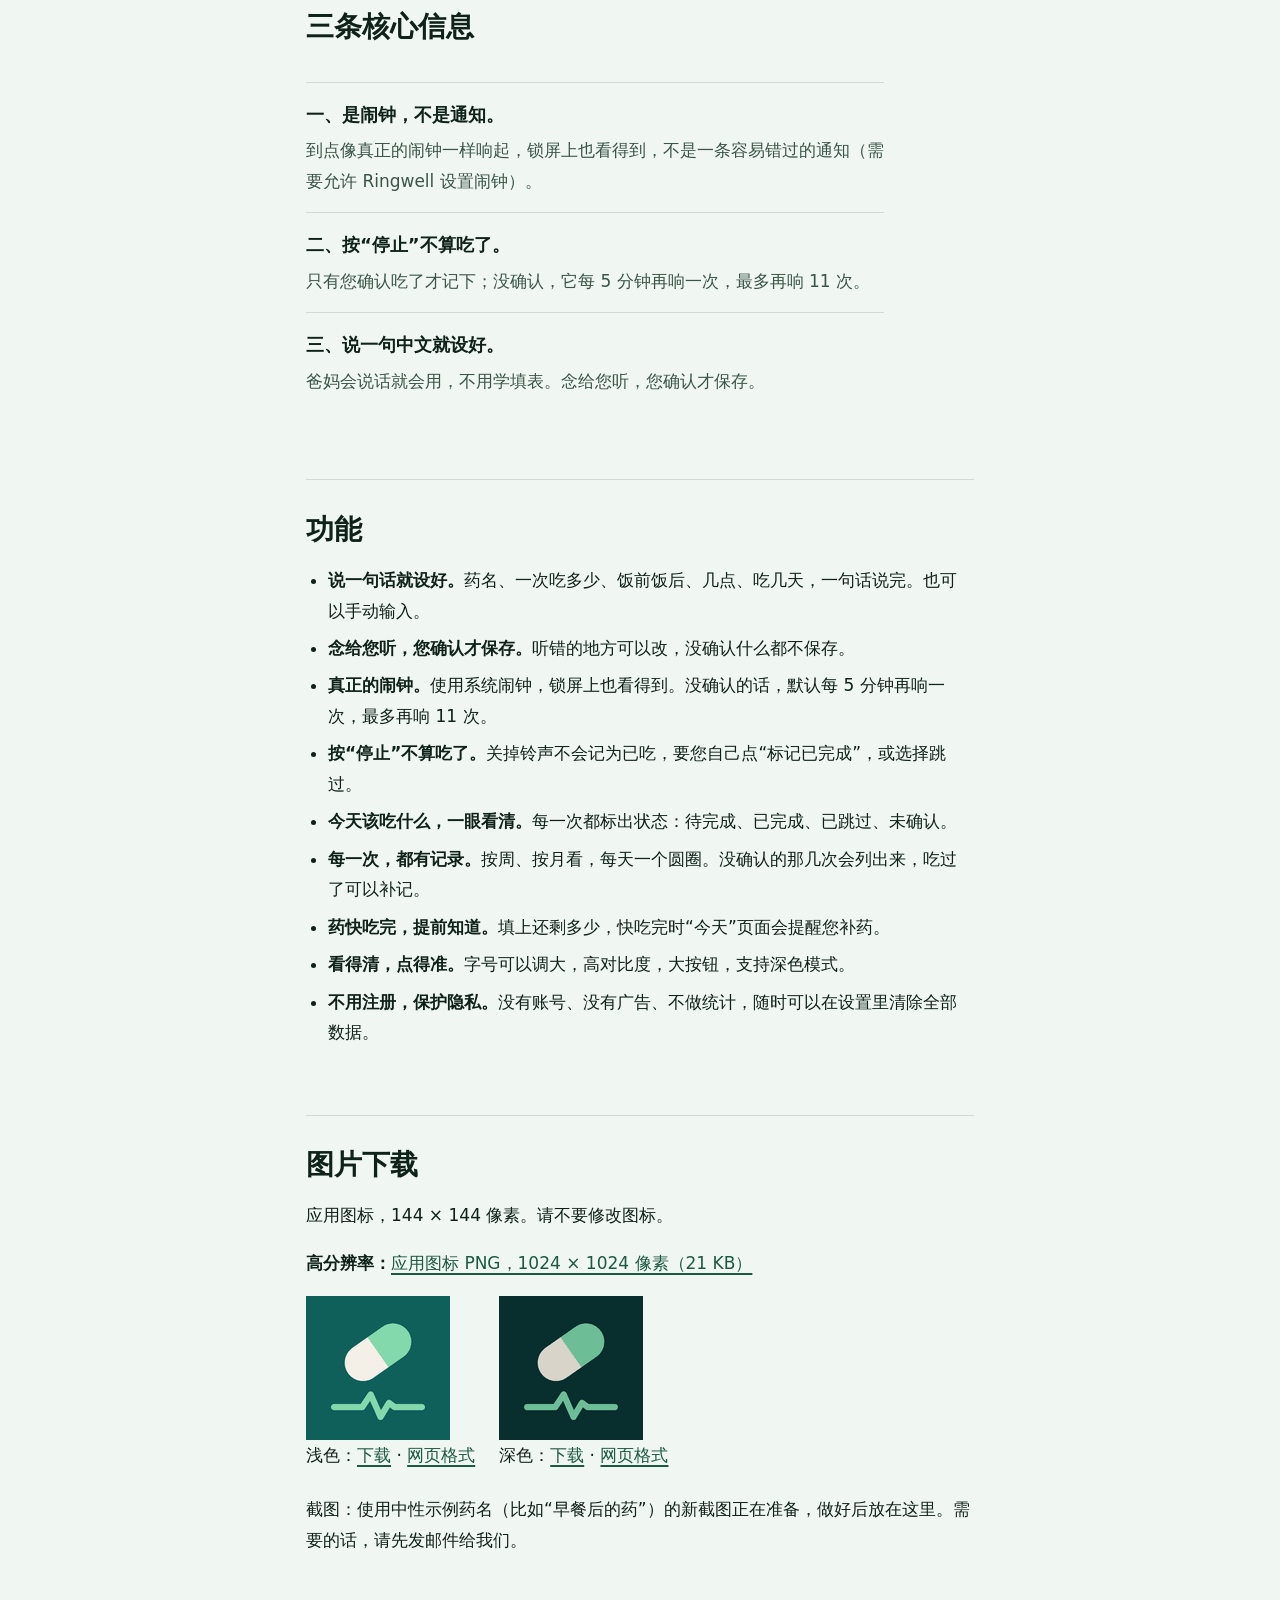
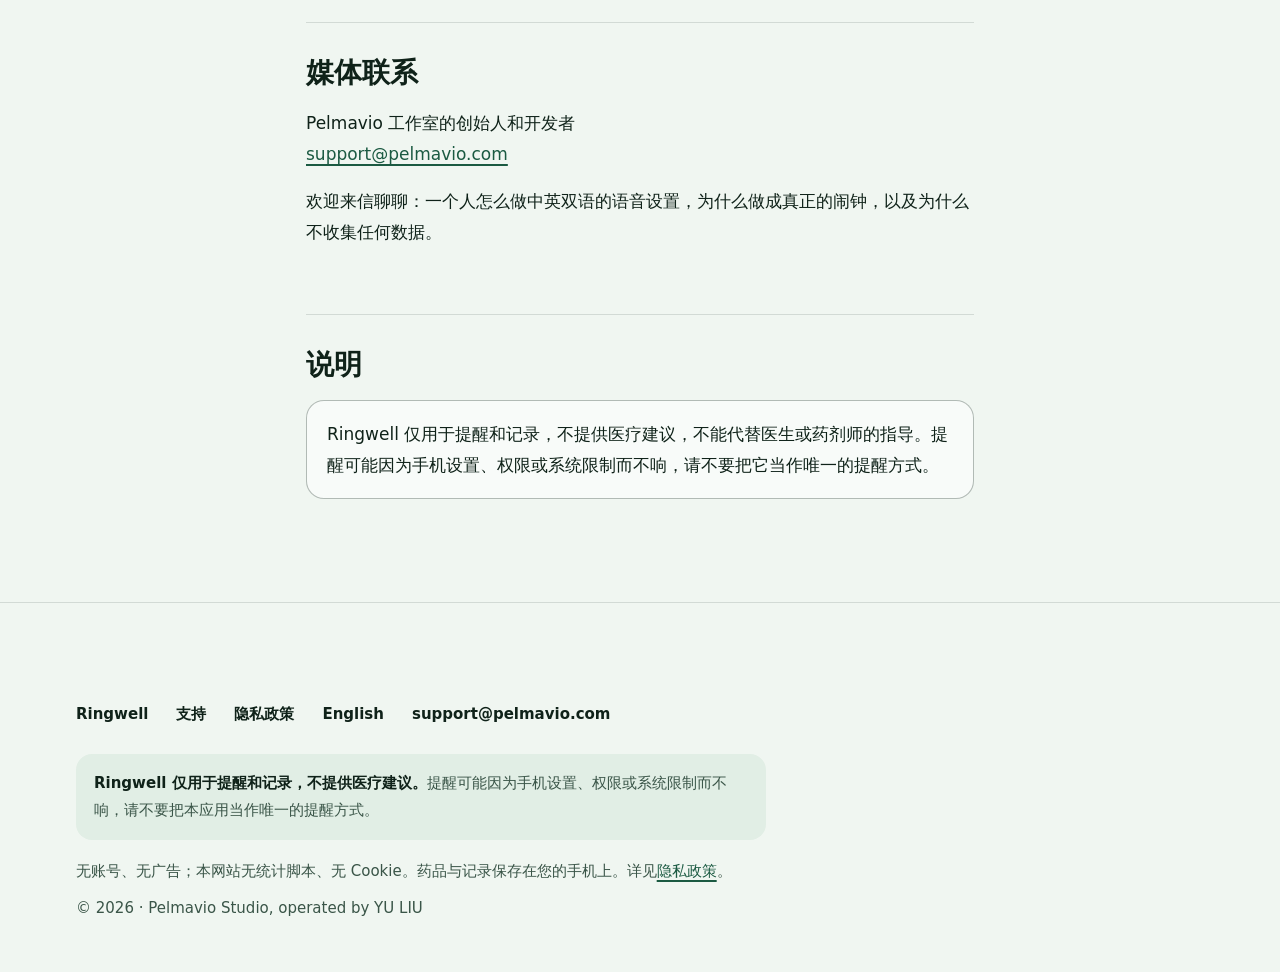
<file: ringwell/press-zh/index.html>
<!doctype html>
<html lang="zh-CN">
<head>
<meta charset="utf-8">
<meta name="viewport" content="width=device-width,initial-scale=1">
<title>Ringwell 媒体资料</title>
<meta name="description" content="Ringwell 媒体资料：免费的 iPhone 用药闹钟。产品介绍、基本信息、三条核心信息、功能、图标下载和联系方式。">
<meta name="color-scheme" content="light dark">
<meta name="theme-color" content="#EDF6F1" media="(prefers-color-scheme: light)">
<meta name="theme-color" content="#0F1713" media="(prefers-color-scheme: dark)">
<meta property="og:type" content="website">
<meta property="og:site_name" content="Pelmavio Studio">
<meta property="og:title" content="Ringwell 媒体资料">
<meta property="og:description" content="Ringwell 媒体资料：免费的 iPhone 用药闹钟。产品介绍、基本信息、三条核心信息、功能、图标下载和联系方式。">
<meta property="og:url" content="https://pelmavio.com/ringwell/press-zh/">
<meta property="og:locale" content="zh_CN">
<meta name="twitter:card" content="summary">
<link rel="canonical" href="https://pelmavio.com/ringwell/press-zh/">
<link rel="icon" href="data:image/svg+xml,%3Csvg xmlns='http://www.w3.org/2000/svg' viewBox='0 0 32 32'%3E%3Crect width='32' height='32' rx='8' fill='%232A7559'/%3E%3Ccircle cx='16' cy='16' r='7' fill='none' stroke='%23F4FBF7' stroke-width='4'/%3E%3C/svg%3E">
<link rel="alternate" hreflang="en" href="https://pelmavio.com/ringwell/press/">
<link rel="alternate" hreflang="zh-CN" href="https://pelmavio.com/ringwell/press-zh/">
<link rel="alternate" hreflang="x-default" href="https://pelmavio.com/ringwell/press/">
<link rel="stylesheet" href="../../assets/style.css">
</head>
<body>
<a class="skip" href="#main">跳到正文</a>
<header class="top"><div class="wrap">
<a class="logo" href="../../zh/" aria-label="Pelmavio Studio"><svg viewBox="0 0 32 32" width="26" height="26" aria-hidden="true" focusable="false"><circle cx="16" cy="16" r="10.5"/></svg><span>Pelmavio</span></a>
<nav aria-label="主导航"><a class="hide-s" href="../../ringwell/zh/">Ringwell</a><a class="hide-s" href="../../ringwell/support-zh/">支持</a><a class="hide-s" href="../../ringwell/privacy-zh/">隐私</a><a class="lang" href="../../ringwell/press/" hreflang="en" lang="en">English</a></nav>
</div></header>
<main id="main" class="doc-main"><div class="wrap">
<a class="back" href="../../ringwell/zh/"><span aria-hidden="true">&larr;</span> Ringwell</a>
<h1>Ringwell 媒体资料</h1>
<p class="lead">Ringwell 是会真正响起来的用药闹钟：说一句话就设好，没确认就会再响。</p>

<h2 id="about">产品介绍</h2>
<p>Ringwell 是一款免费的 iPhone 用药闹钟，由一个人的独立工作室开发。不用填表，用中文或英文把整件事说一遍就行：药名、一次吃多少、饭前还是饭后、几点吃、吃几天。Ringwell 把内容整理好，念给您听，您确认了才保存。到点时，它像真正的闹钟一样响起，用的是苹果的系统闹钟功能，而不是一条容易错过的通知。按“停止”只会关掉铃声，不算吃了；只有您确认吃了才记下，没确认的话每 5 分钟再响一次，最多再响 11 次。不用注册账号，没有广告，不做统计，药品和服药记录保存在您的手机上。</p>

<h2 id="facts">基本信息</h2>
<dl class="spec">
<div><dt>名称</dt><dd>Ringwell：用药提醒</dd></div>
<div><dt>开发者</dt><dd>Pelmavio 工作室（个人独立开发）</dd></div>
<div><dt>价格</dt><dd>免费，没有广告</dd></div>
<div><dt>Ringwell 会员</dt><dd>可选的订阅服务正在开发中，详情以后公布。不订阅也没关系，免费版设好的闹钟照常会响。</dd></div>
<div><dt>语言</dt><dd>中文（简体）和英文，界面和语音输入都支持（语音为普通话）</dd></div>
<div><dt>适用设备</dt><dd>iPhone，需要把系统更新到最新版本（26 或更高）才能使用系统闹钟</dd></div>
<div><dt>闹钟</dt><dd>使用苹果的系统闹钟功能</dd></div>
<div><dt>隐私</dt><dd>不用注册账号，不收集数据，药品和记录保存在您的手机上</dd></div>
<div><dt>上架</dt><dd>已在苹果应用商店上架，iPhone 免费下载 &middot; <a href="https://apps.apple.com/app/id6824711765">应用页面</a></dd></div>
</dl>

<h2 id="messages">三条核心信息</h2>
<dl class="facts">
<div><dt>一、是闹钟，不是通知。</dt><dd>到点像真正的闹钟一样响起，锁屏上也看得到，不是一条容易错过的通知（需要允许 Ringwell 设置闹钟）。</dd></div>
<div><dt>二、按“停止”不算吃了。</dt><dd>只有您确认吃了才记下；没确认，它每 5 分钟再响一次，最多再响 11 次。</dd></div>
<div><dt>三、说一句中文就设好。</dt><dd>爸妈会说话就会用，不用学填表。念给您听，您确认才保存。</dd></div>
</dl>

<h2 id="features">功能</h2>
<ul>
<li><strong>说一句话就设好。</strong>药名、一次吃多少、饭前饭后、几点、吃几天，一句话说完。也可以手动输入。</li>
<li><strong>念给您听，您确认才保存。</strong>听错的地方可以改，没确认什么都不保存。</li>
<li><strong>真正的闹钟。</strong>使用系统闹钟，锁屏上也看得到。没确认的话，默认每 5 分钟再响一次，最多再响 11 次。</li>
<li><strong>按“停止”不算吃了。</strong>关掉铃声不会记为已吃，要您自己点“标记已完成”，或选择跳过。</li>
<li><strong>今天该吃什么，一眼看清。</strong>每一次都标出状态：待完成、已完成、已跳过、未确认。</li>
<li><strong>每一次，都有记录。</strong>按周、按月看，每天一个圆圈。没确认的那几次会列出来，吃过了可以补记。</li>
<li><strong>药快吃完，提前知道。</strong>填上还剩多少，快吃完时“今天”页面会提醒您补药。</li>
<li><strong>看得清，点得准。</strong>字号可以调大，高对比度，大按钮，支持深色模式。</li>
<li><strong>不用注册，保护隐私。</strong>没有账号、没有广告、不做统计，随时可以在设置里清除全部数据。</li>
</ul>

<h2 id="assets">图片下载</h2>
<p>应用图标，144 &times; 144 像素。请不要修改图标。</p>
<p><strong>高分辨率：</strong><a href="../../assets/hero/icon-1024.png" download>应用图标 PNG，1024 &times; 1024 像素（21 KB）</a></p>
<ul class="press-icons" style="list-style:none;padding:0;display:flex;flex-wrap:wrap;gap:24px">
<li><figure style="margin:0"><img src="../../assets/hero/icon-144.png" width="144" height="144" alt="Ringwell 应用图标（浅色）：深绿底色上一粒胶囊和一条心跳线。"><figcaption>浅色：<a href="../../assets/hero/icon-144.png" download>下载</a> &middot; <a href="../../assets/hero/icon-144.webp" download>网页格式</a></figcaption></figure></li>
<li><figure style="margin:0"><img src="../../assets/hero/icon-dark-144.png" width="144" height="144" alt="Ringwell 应用图标（深色）。"><figcaption>深色：<a href="../../assets/hero/icon-dark-144.png" download>下载</a> &middot; <a href="../../assets/hero/icon-dark-144.webp" download>网页格式</a></figcaption></figure></li>
</ul>
<p>截图：使用中性示例药名（比如“早餐后的药”）的新截图正在准备，做好后放在这里。需要的话，请先发邮件给我们。</p>

<h2 id="contact">媒体联系</h2>
<p>Pelmavio 工作室的创始人和开发者<br><a href="mailto:support@pelmavio.com">support@pelmavio.com</a></p>
<p>欢迎来信聊聊：一个人怎么做中英双语的语音设置，为什么做成真正的闹钟，以及为什么不收集任何数据。</p>

<h2 id="note">说明</h2>
<div class="card"><p style="margin:0">Ringwell 仅用于提醒和记录，不提供医疗建议，不能代替医生或药剂师的指导。提醒可能因为手机设置、权限或系统限制而不响，请不要把它当作唯一的提醒方式。</p></div>
</div></main>
<footer><div class="wrap">
<nav class="links" aria-label="页脚"><a href="../../ringwell/zh/">Ringwell</a><a href="../../ringwell/support-zh/">支持</a><a href="../../ringwell/privacy-zh/">隐私政策</a><a href="../../ringwell/press/" hreflang="en" lang="en">English</a><a href="mailto:support@pelmavio.com">support@pelmavio.com</a></nav>
<p class="disc"><strong>Ringwell 仅用于提醒和记录，不提供医疗建议。</strong>提醒可能因为手机设置、权限或系统限制而不响，请不要把本应用当作唯一的提醒方式。</p>
<p>无账号、无广告；本网站无统计脚本、无 Cookie。药品与记录保存在您的手机上。详见<a href="../../ringwell/privacy-zh/">隐私政策</a>。</p>
<p>&copy; 2026 &middot; Pelmavio Studio, operated by YU LIU</p>
</div></footer>
</body>
</html>
</file>
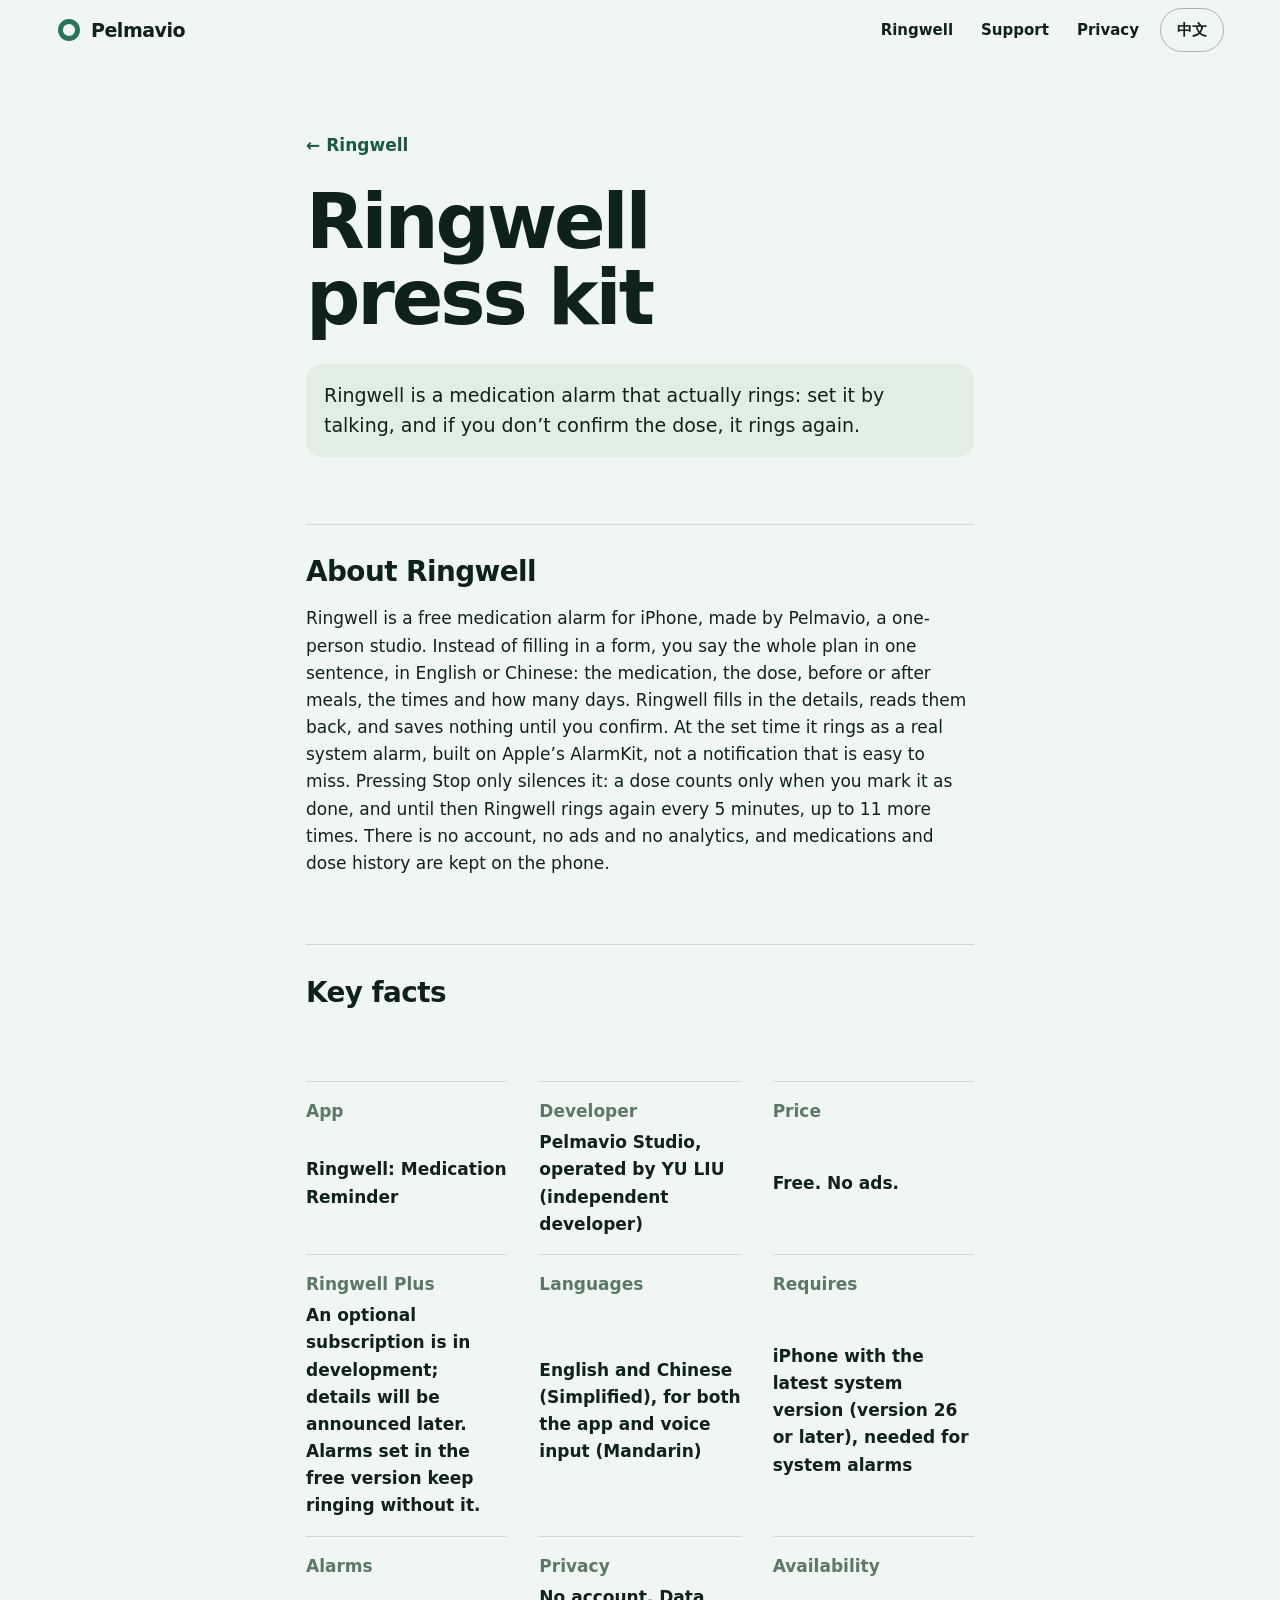
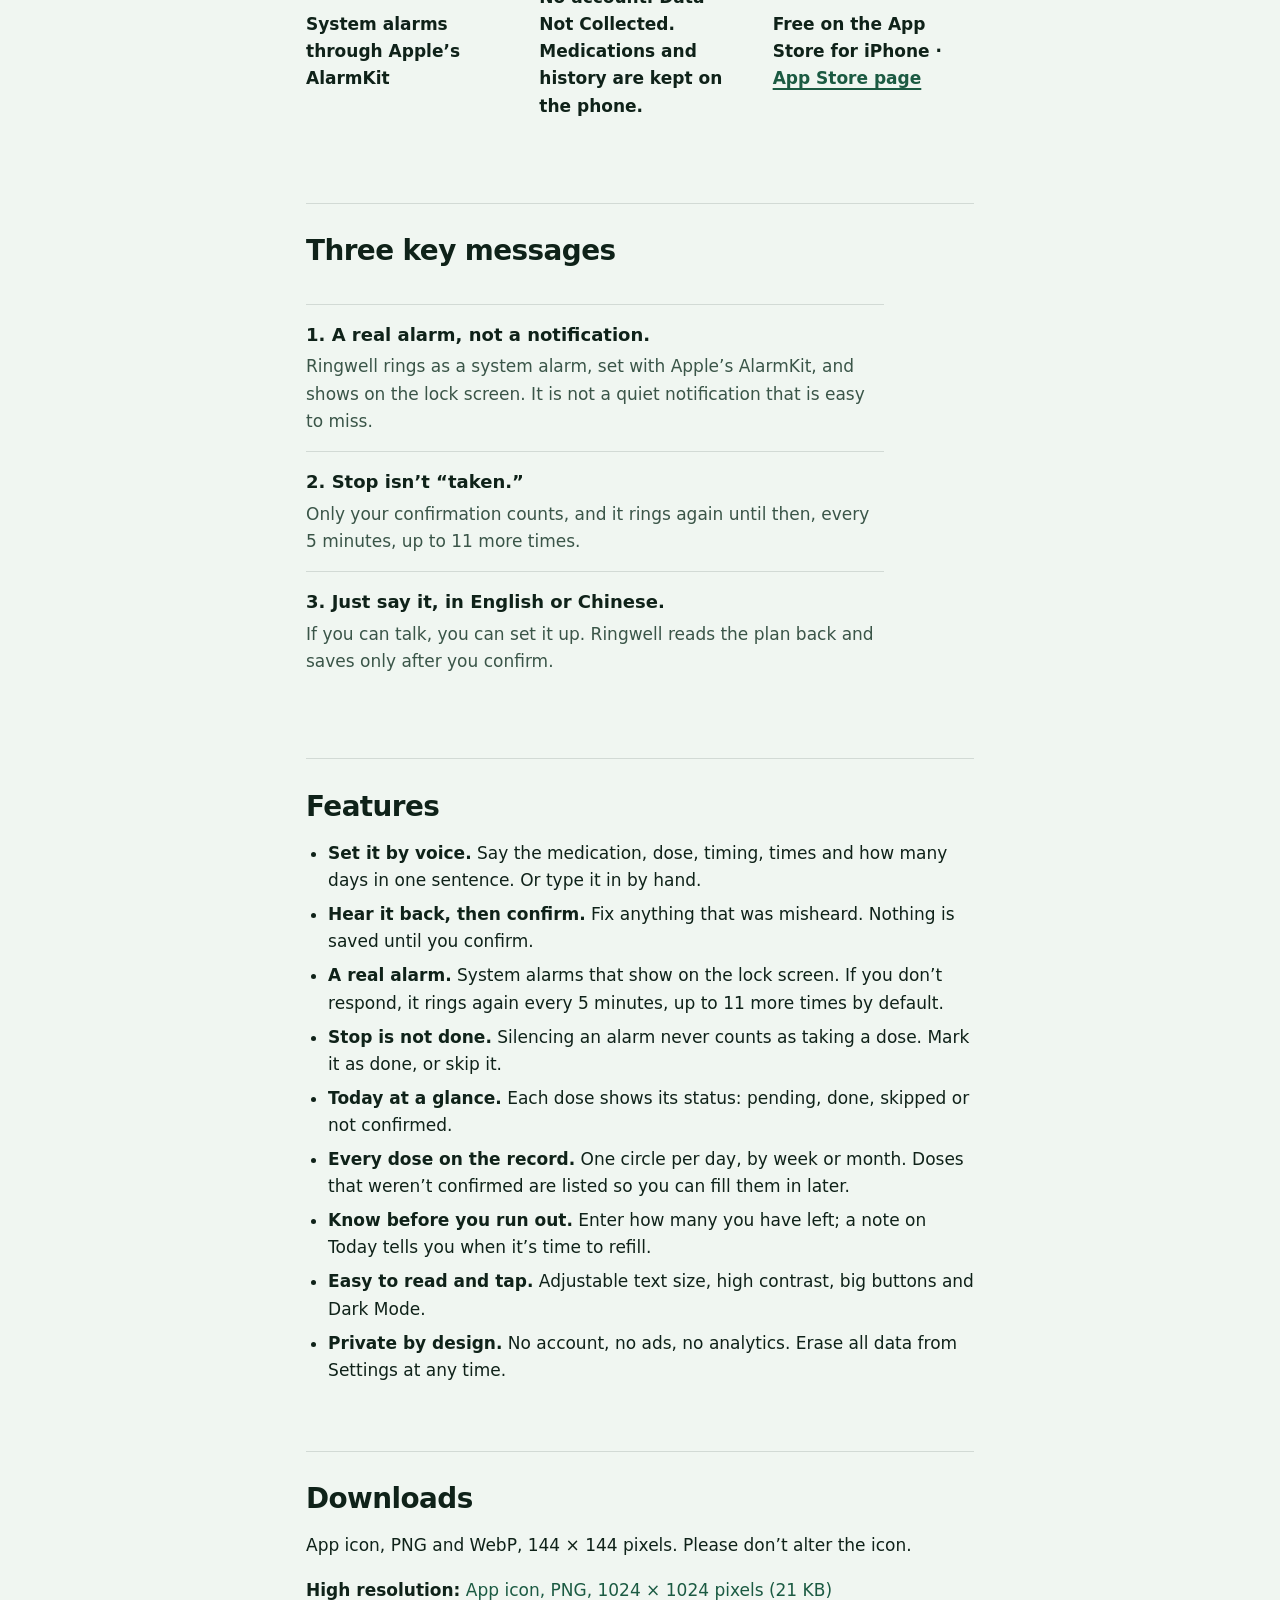
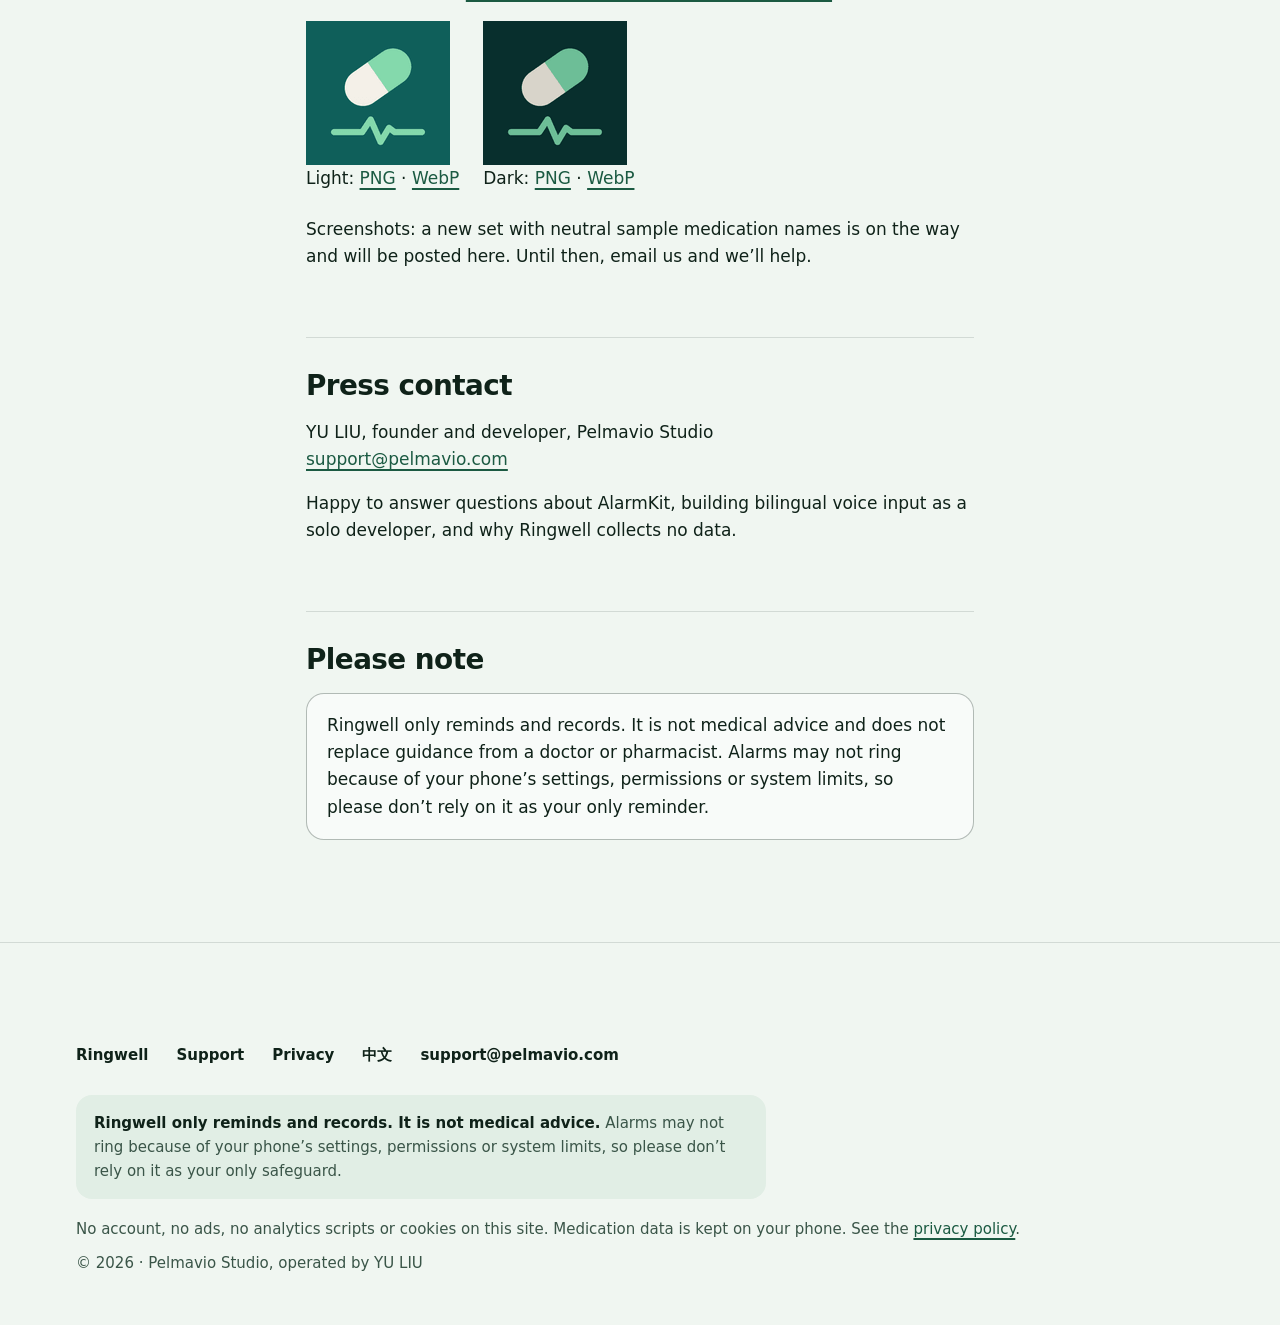
<file: ringwell/press/index.html>
<!doctype html>
<html lang="en">
<head>
<meta charset="utf-8">
<meta name="viewport" content="width=device-width,initial-scale=1">
<title>Ringwell Press Kit</title>
<meta name="description" content="Press kit for Ringwell, a free medication alarm for iPhone: description, key facts, key messages, features, app icon and press contact.">
<meta name="color-scheme" content="light dark">
<meta name="theme-color" content="#EDF6F1" media="(prefers-color-scheme: light)">
<meta name="theme-color" content="#0F1713" media="(prefers-color-scheme: dark)">
<meta property="og:type" content="website">
<meta property="og:site_name" content="Pelmavio Studio">
<meta property="og:title" content="Ringwell Press Kit">
<meta property="og:description" content="Press kit for Ringwell, a free medication alarm for iPhone: description, key facts, key messages, features, app icon and press contact.">
<meta property="og:url" content="https://pelmavio.com/ringwell/press/">
<meta property="og:locale" content="en_US">
<meta name="twitter:card" content="summary">
<link rel="canonical" href="https://pelmavio.com/ringwell/press/">
<link rel="icon" href="data:image/svg+xml,%3Csvg xmlns='http://www.w3.org/2000/svg' viewBox='0 0 32 32'%3E%3Crect width='32' height='32' rx='8' fill='%232A7559'/%3E%3Ccircle cx='16' cy='16' r='7' fill='none' stroke='%23F4FBF7' stroke-width='4'/%3E%3C/svg%3E">
<link rel="alternate" hreflang="en" href="https://pelmavio.com/ringwell/press/">
<link rel="alternate" hreflang="zh-CN" href="https://pelmavio.com/ringwell/press-zh/">
<link rel="alternate" hreflang="x-default" href="https://pelmavio.com/ringwell/press/">
<link rel="stylesheet" href="../../assets/style.css">
</head>
<body>
<a class="skip" href="#main">Skip to content</a>
<header class="top"><div class="wrap">
<a class="logo" href="../../" aria-label="Pelmavio Studio"><svg viewBox="0 0 32 32" width="26" height="26" aria-hidden="true" focusable="false"><circle cx="16" cy="16" r="10.5"/></svg><span>Pelmavio</span></a>
<nav aria-label="Main"><a class="hide-s" href="../../ringwell/">Ringwell</a><a class="hide-s" href="../../ringwell/support/">Support</a><a class="hide-s" href="../../ringwell/privacy/">Privacy</a><a class="lang" href="../../ringwell/press-zh/" hreflang="zh-CN" lang="zh-CN">中文</a></nav>
</div></header>
<main id="main" class="doc-main"><div class="wrap">
<a class="back" href="../../ringwell/"><span aria-hidden="true">&larr;</span> Ringwell</a>
<h1>Ringwell press kit</h1>
<p class="lead">Ringwell is a medication alarm that actually rings: set it by talking, and if you don&rsquo;t confirm the dose, it rings again.</p>

<h2 id="about">About Ringwell</h2>
<p>Ringwell is a free medication alarm for iPhone, made by Pelmavio, a one-person studio. Instead of filling in a form, you say the whole plan in one sentence, in English or Chinese: the medication, the dose, before or after meals, the times and how many days. Ringwell fills in the details, reads them back, and saves nothing until you confirm. At the set time it rings as a real system alarm, built on Apple&rsquo;s AlarmKit, not a notification that is easy to miss. Pressing Stop only silences it: a dose counts only when you mark it as done, and until then Ringwell rings again every 5 minutes, up to 11 more times. There is no account, no ads and no analytics, and medications and dose history are kept on the phone.</p>

<h2 id="facts">Key facts</h2>
<dl class="spec">
<div><dt>App</dt><dd>Ringwell: Medication Reminder</dd></div>
<div><dt>Developer</dt><dd>Pelmavio Studio, operated by YU LIU (independent developer)</dd></div>
<div><dt>Price</dt><dd>Free. No ads.</dd></div>
<div><dt>Ringwell Plus</dt><dd>An optional subscription is in development; details will be announced later. Alarms set in the free version keep ringing without it.</dd></div>
<div><dt>Languages</dt><dd>English and Chinese (Simplified), for both the app and voice input (Mandarin)</dd></div>
<div><dt>Requires</dt><dd>iPhone with the latest system version (version 26 or later), needed for system alarms</dd></div>
<div><dt>Alarms</dt><dd>System alarms through Apple&rsquo;s AlarmKit</dd></div>
<div><dt>Privacy</dt><dd>No account. Data Not Collected. Medications and history are kept on the phone.</dd></div>
<div><dt>Availability</dt><dd>Free on the App Store for iPhone &middot; <a href="https://apps.apple.com/app/id6824711765">App Store page</a></dd></div>
</dl>

<h2 id="messages">Three key messages</h2>
<dl class="facts">
<div><dt>1. A real alarm, not a notification.</dt><dd>Ringwell rings as a system alarm, set with Apple&rsquo;s AlarmKit, and shows on the lock screen. It is not a quiet notification that is easy to miss.</dd></div>
<div><dt>2. Stop isn&rsquo;t &ldquo;taken.&rdquo;</dt><dd>Only your confirmation counts, and it rings again until then, every 5 minutes, up to 11 more times.</dd></div>
<div><dt>3. Just say it, in English or Chinese.</dt><dd>If you can talk, you can set it up. Ringwell reads the plan back and saves only after you confirm.</dd></div>
</dl>

<h2 id="features">Features</h2>
<ul>
<li><strong>Set it by voice.</strong> Say the medication, dose, timing, times and how many days in one sentence. Or type it in by hand.</li>
<li><strong>Hear it back, then confirm.</strong> Fix anything that was misheard. Nothing is saved until you confirm.</li>
<li><strong>A real alarm.</strong> System alarms that show on the lock screen. If you don&rsquo;t respond, it rings again every 5 minutes, up to 11 more times by default.</li>
<li><strong>Stop is not done.</strong> Silencing an alarm never counts as taking a dose. Mark it as done, or skip it.</li>
<li><strong>Today at a glance.</strong> Each dose shows its status: pending, done, skipped or not confirmed.</li>
<li><strong>Every dose on the record.</strong> One circle per day, by week or month. Doses that weren&rsquo;t confirmed are listed so you can fill them in later.</li>
<li><strong>Know before you run out.</strong> Enter how many you have left; a note on Today tells you when it&rsquo;s time to refill.</li>
<li><strong>Easy to read and tap.</strong> Adjustable text size, high contrast, big buttons and Dark Mode.</li>
<li><strong>Private by design.</strong> No account, no ads, no analytics. Erase all data from Settings at any time.</li>
</ul>

<h2 id="assets">Downloads</h2>
<p>App icon, PNG and WebP, 144 &times; 144 pixels. Please don&rsquo;t alter the icon.</p>
<p><strong>High resolution:</strong> <a href="../../assets/hero/icon-1024.png" download>App icon, PNG, 1024 &times; 1024 pixels (21 KB)</a></p>
<ul class="press-icons" style="list-style:none;padding:0;display:flex;flex-wrap:wrap;gap:24px">
<li><figure style="margin:0"><img src="../../assets/hero/icon-144.png" width="144" height="144" alt="Ringwell app icon, light version: a capsule above a pulse line on dark green."><figcaption>Light: <a href="../../assets/hero/icon-144.png" download>PNG</a> &middot; <a href="../../assets/hero/icon-144.webp" download>WebP</a></figcaption></figure></li>
<li><figure style="margin:0"><img src="../../assets/hero/icon-dark-144.png" width="144" height="144" alt="Ringwell app icon, dark version."><figcaption>Dark: <a href="../../assets/hero/icon-dark-144.png" download>PNG</a> &middot; <a href="../../assets/hero/icon-dark-144.webp" download>WebP</a></figcaption></figure></li>
</ul>
<p>Screenshots: a new set with neutral sample medication names is on the way and will be posted here. Until then, email us and we&rsquo;ll help.</p>

<h2 id="contact">Press contact</h2>
<p>YU LIU, founder and developer, Pelmavio Studio<br><a href="mailto:support@pelmavio.com">support@pelmavio.com</a></p>
<p>Happy to answer questions about AlarmKit, building bilingual voice input as a solo developer, and why Ringwell collects no data.</p>

<h2 id="note">Please note</h2>
<div class="card"><p style="margin:0">Ringwell only reminds and records. It is not medical advice and does not replace guidance from a doctor or pharmacist. Alarms may not ring because of your phone&rsquo;s settings, permissions or system limits, so please don&rsquo;t rely on it as your only reminder.</p></div>
</div></main>
<footer><div class="wrap">
<nav class="links" aria-label="Footer"><a href="../../ringwell/">Ringwell</a><a href="../../ringwell/support/">Support</a><a href="../../ringwell/privacy/">Privacy</a><a href="../../ringwell/press-zh/" hreflang="zh-CN" lang="zh-CN">中文</a><a href="mailto:support@pelmavio.com">support@pelmavio.com</a></nav>
<p class="disc"><strong>Ringwell only reminds and records. It is not medical advice.</strong> Alarms may not ring because of your phone&rsquo;s settings, permissions or system limits, so please don&rsquo;t rely on it as your only safeguard.</p>
<p>No account, no ads, no analytics scripts or cookies on this site. Medication data is kept on your phone. See the <a href="../../ringwell/privacy/">privacy policy</a>.</p>
<p>&copy; 2026 &middot; Pelmavio Studio, operated by YU LIU</p>
</div></footer>
</body>
</html>
</file>
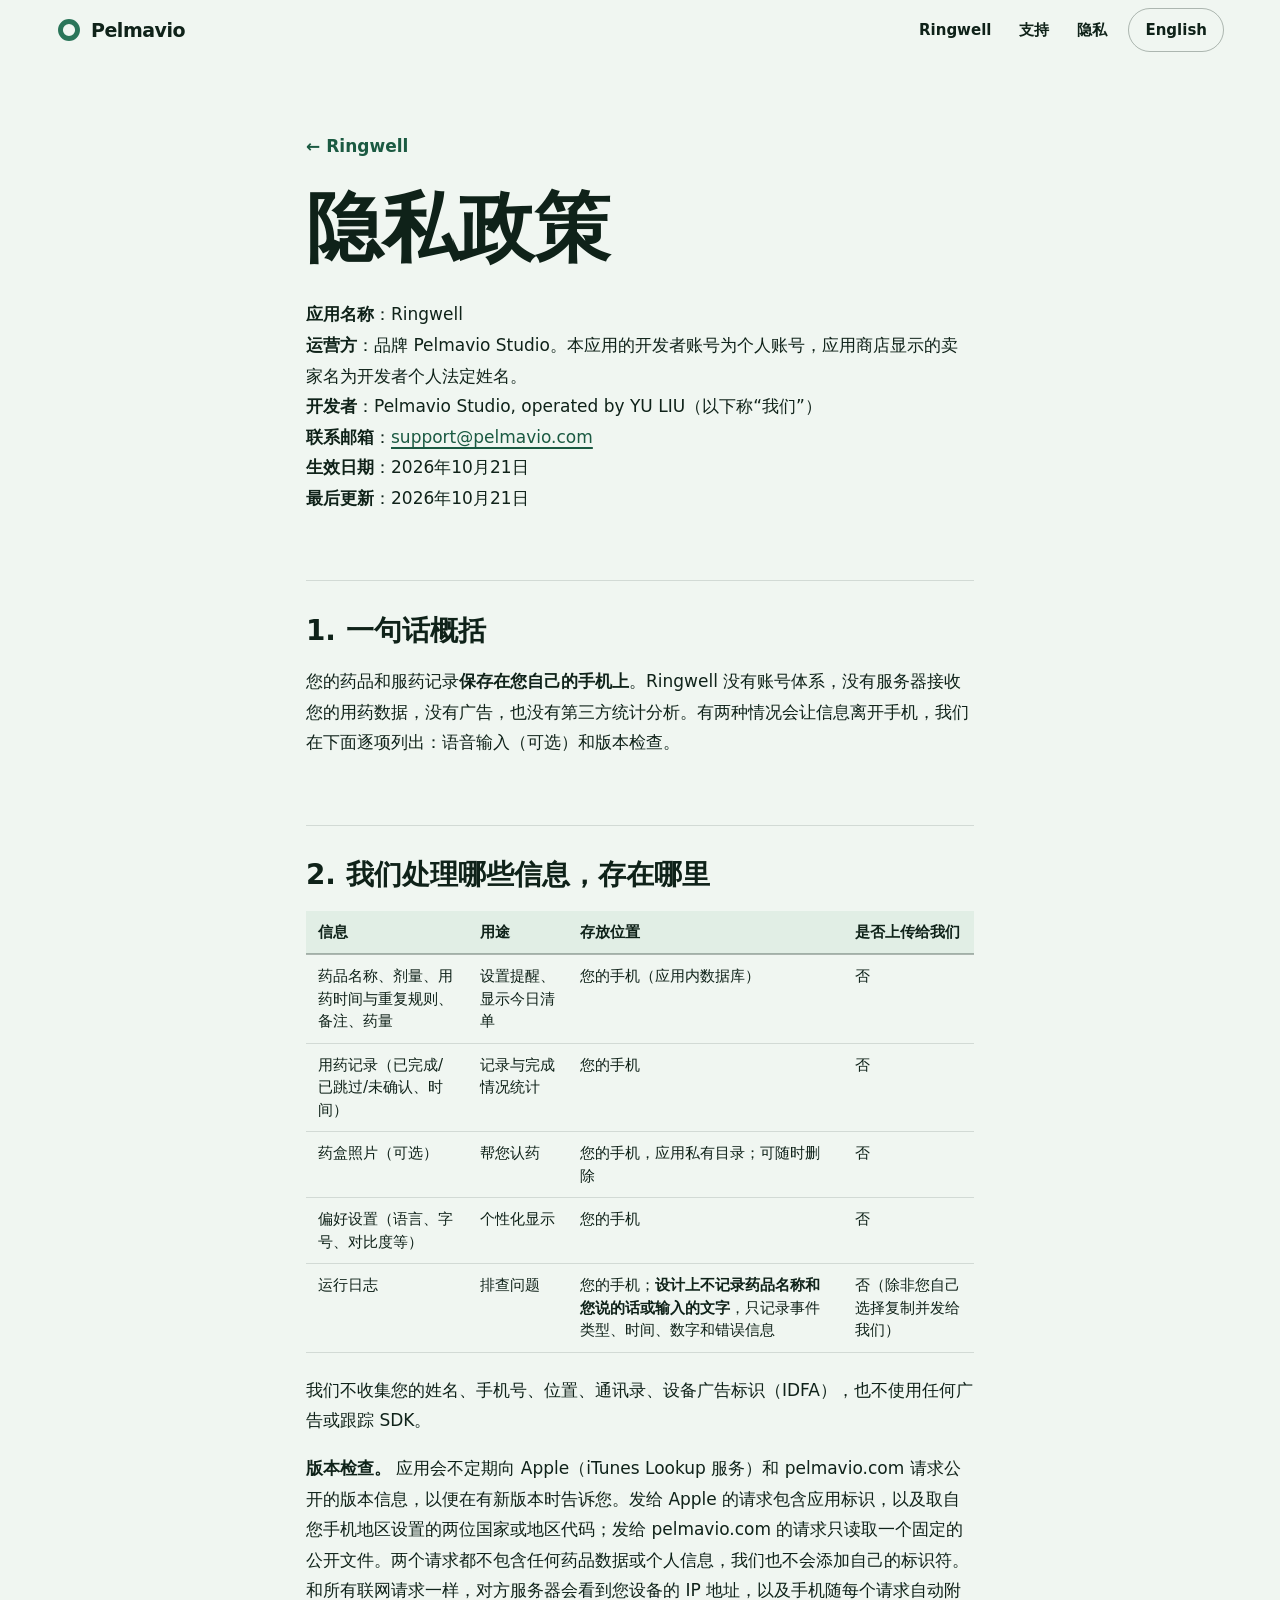
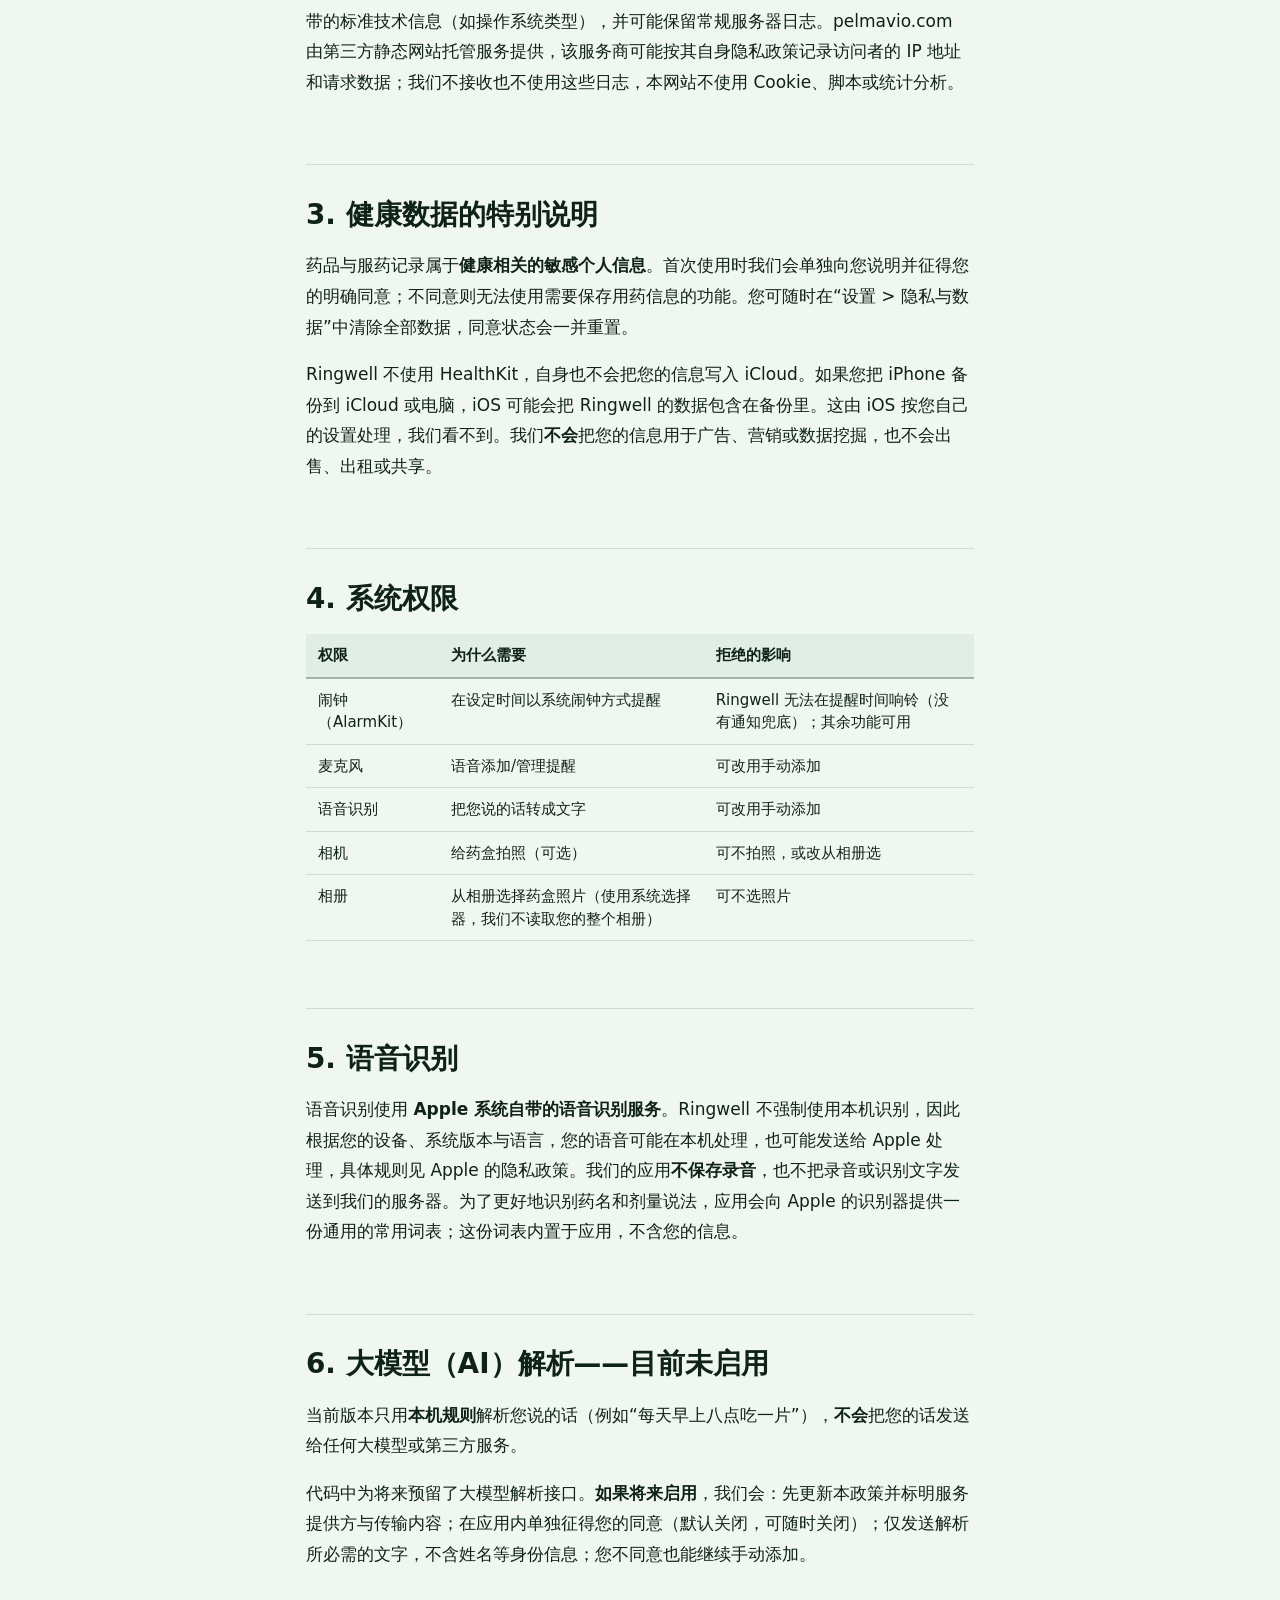
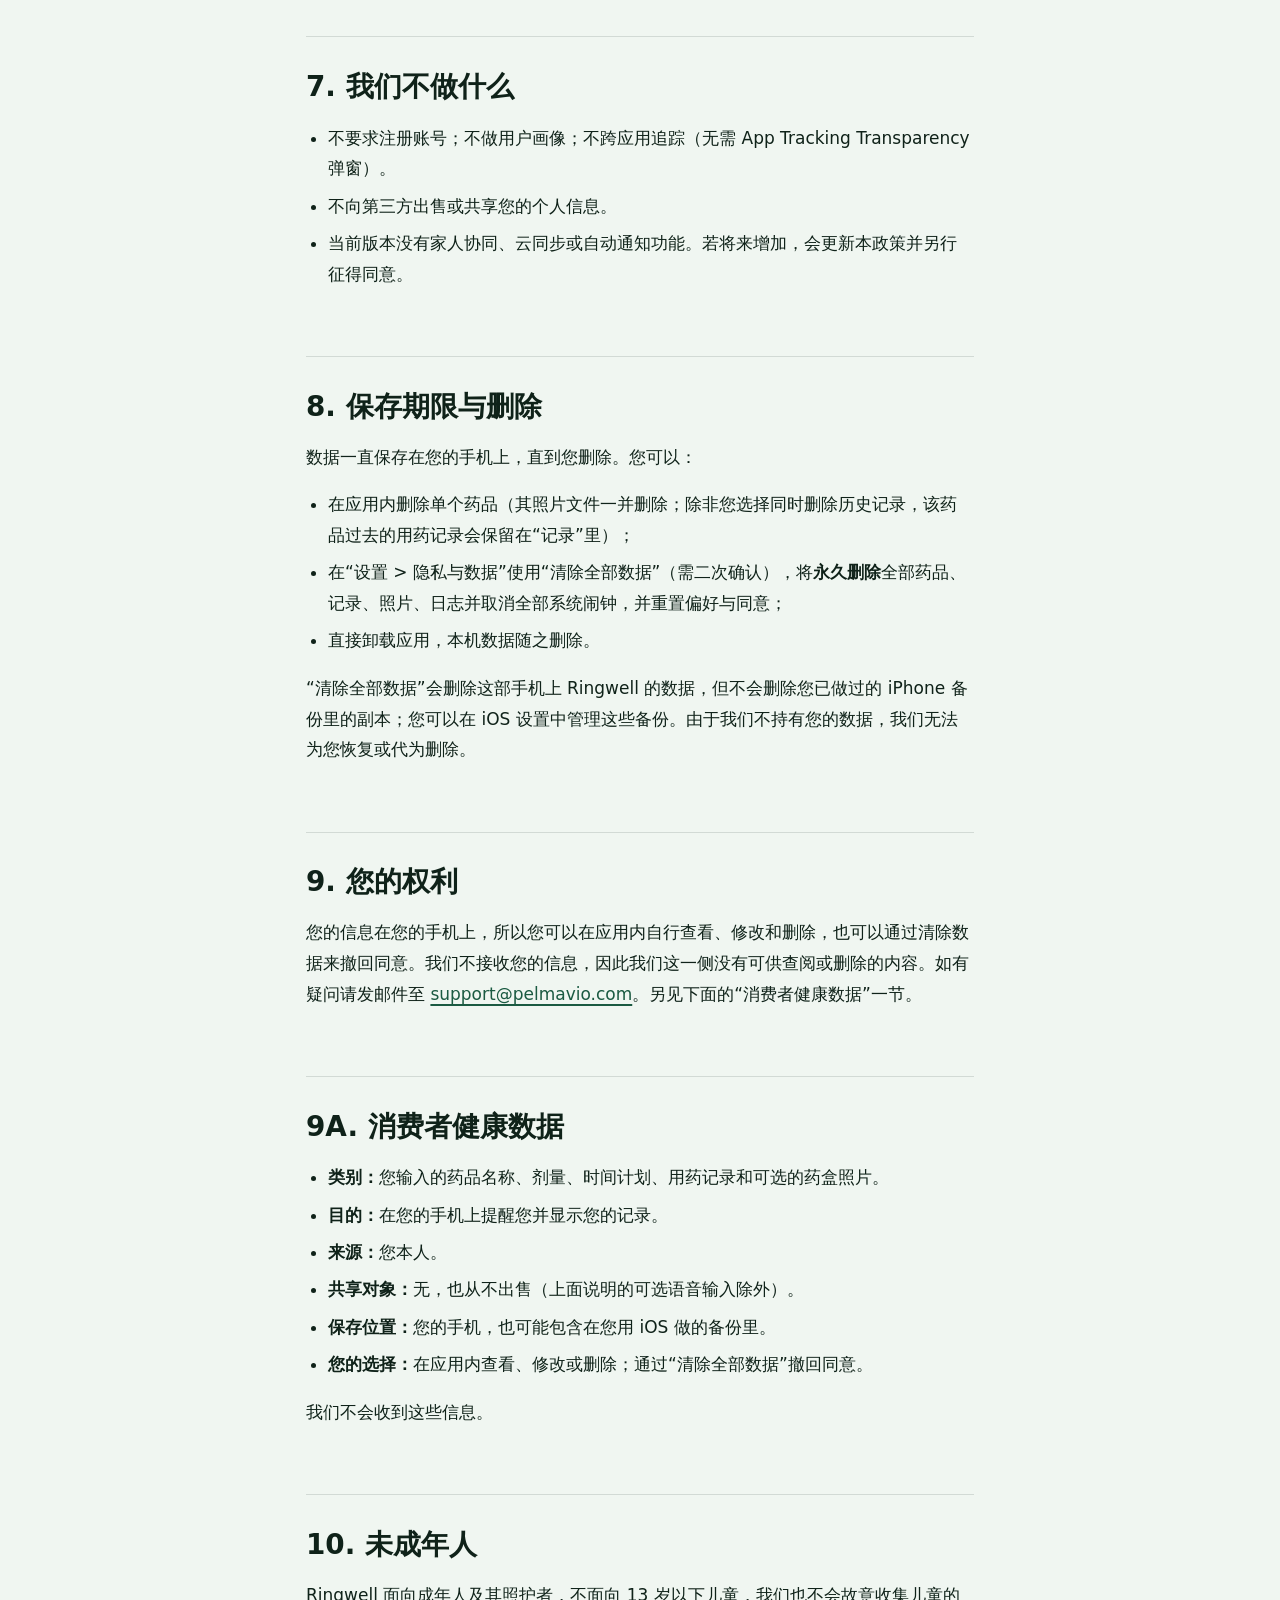
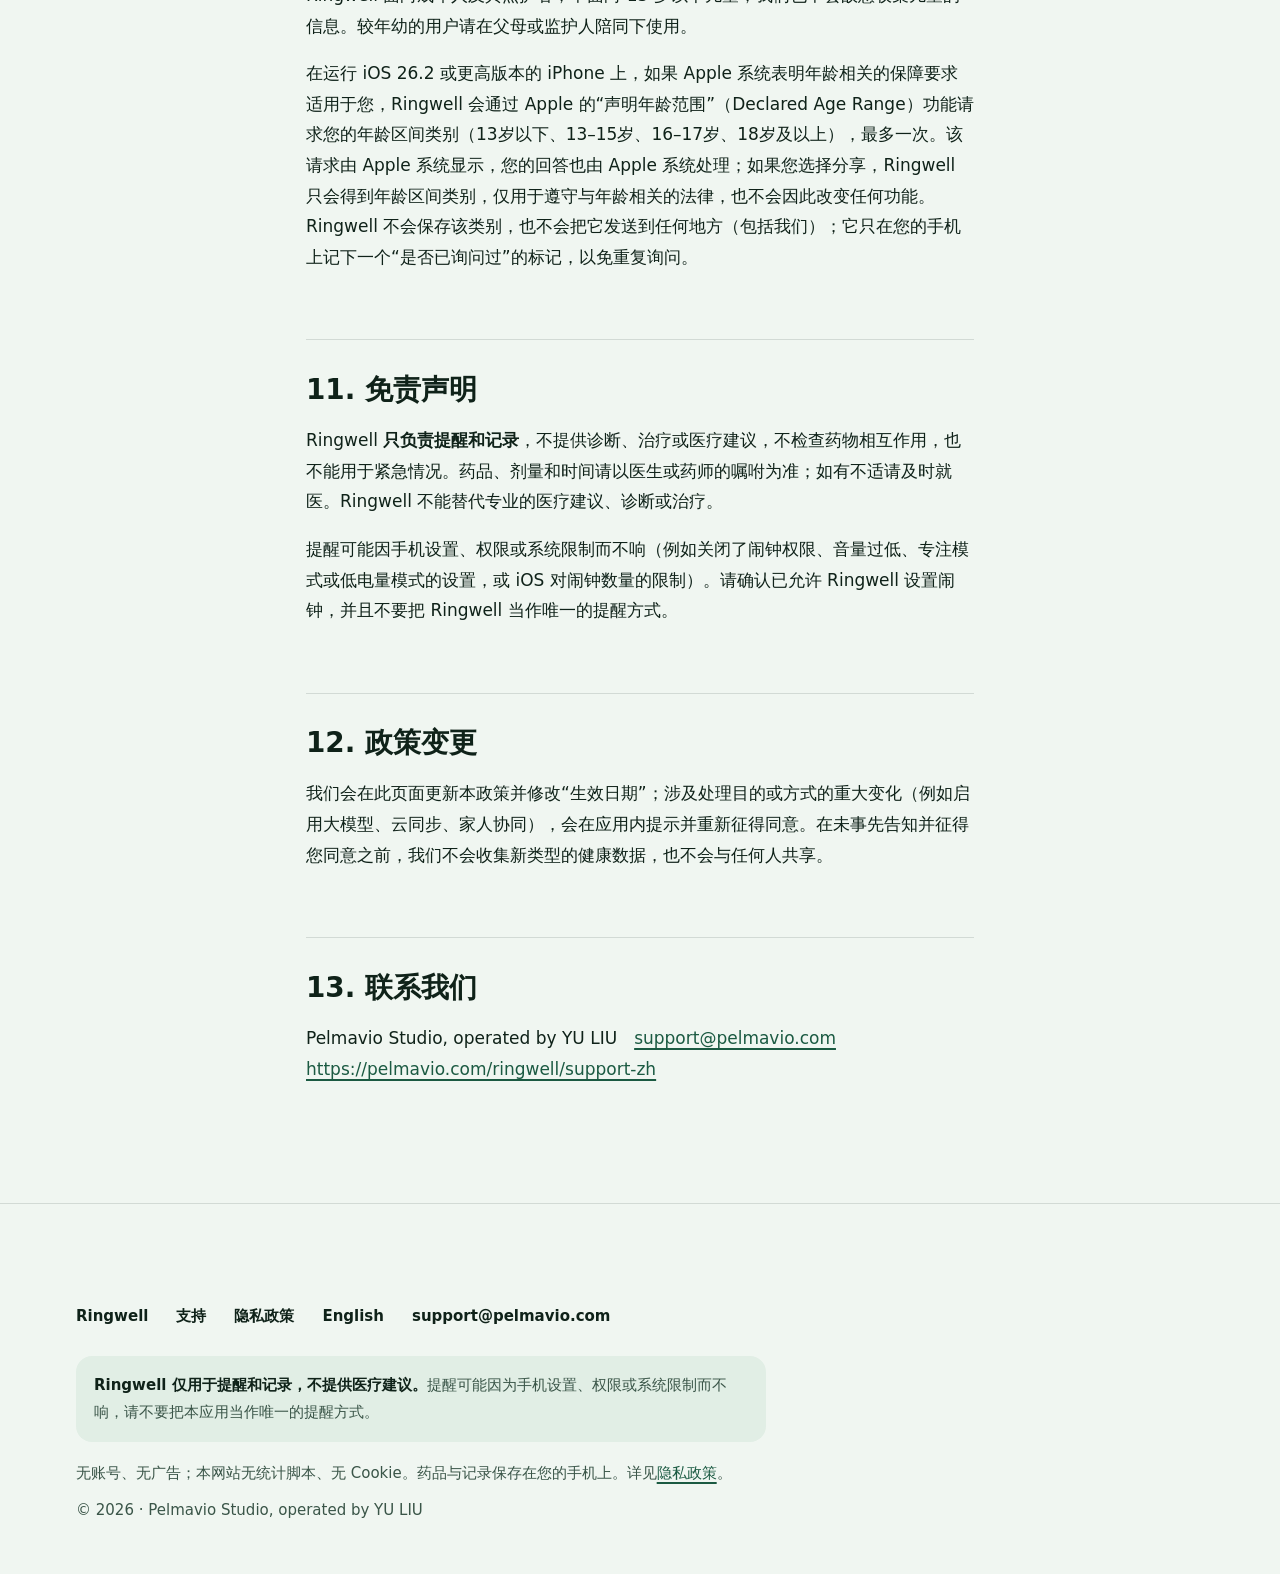
<file: ringwell/privacy-zh/index.html>
<!doctype html>
<html lang="zh-CN">
<head>
<meta charset="utf-8">
<meta name="viewport" content="width=device-width,initial-scale=1">
<title>Ringwell 隐私政策</title>
<meta name="description" content="Ringwell 应用隐私政策。">
<meta name="color-scheme" content="light dark">
<meta name="theme-color" content="#EDF6F1" media="(prefers-color-scheme: light)">
<meta name="theme-color" content="#0F1713" media="(prefers-color-scheme: dark)">
<meta property="og:type" content="website">
<meta property="og:site_name" content="Pelmavio Studio">
<meta property="og:title" content="Ringwell 隐私政策">
<meta property="og:description" content="Ringwell 应用隐私政策。">
<meta property="og:url" content="https://pelmavio.com/ringwell/privacy-zh/">
<meta property="og:locale" content="zh_CN">
<meta name="twitter:card" content="summary">
<link rel="canonical" href="https://pelmavio.com/ringwell/privacy-zh/">
<link rel="icon" href="data:image/svg+xml,%3Csvg xmlns='http://www.w3.org/2000/svg' viewBox='0 0 32 32'%3E%3Crect width='32' height='32' rx='8' fill='%232A7559'/%3E%3Ccircle cx='16' cy='16' r='7' fill='none' stroke='%23F4FBF7' stroke-width='4'/%3E%3C/svg%3E">
<link rel="alternate" hreflang="en" href="https://pelmavio.com/ringwell/privacy/">
<link rel="alternate" hreflang="zh-CN" href="https://pelmavio.com/ringwell/privacy-zh/">
<link rel="alternate" hreflang="x-default" href="https://pelmavio.com/ringwell/privacy/">
<link rel="stylesheet" href="../../assets/style.css">
</head>
<body>
<a class="skip" href="#main">跳到正文</a>
<header class="top"><div class="wrap">
<a class="logo" href="../../zh/" aria-label="Pelmavio Studio"><svg viewBox="0 0 32 32" width="26" height="26" aria-hidden="true" focusable="false"><circle cx="16" cy="16" r="10.5"/></svg><span>Pelmavio</span></a>
<nav aria-label="主导航"><a class="hide-s" href="../../ringwell/zh/">Ringwell</a><a class="hide-s" href="../../ringwell/support-zh/">支持</a><a class="hide-s" href="../../ringwell/privacy-zh/">隐私</a><a class="lang" href="../../ringwell/privacy/" hreflang="en" lang="en">English</a></nav>
</div></header>
<main id="main" class="doc-main"><div class="wrap">
<a class="back" href="../../ringwell/zh/"><span aria-hidden="true">&larr;</span> Ringwell</a>
<h1>隐私政策</h1>
<p><strong>应用名称</strong>：Ringwell<br><strong>运营方</strong>：品牌 Pelmavio Studio。本应用的开发者账号为个人账号，应用商店显示的卖家名为开发者个人法定姓名。<br><strong>开发者</strong>：Pelmavio Studio, operated by YU LIU（以下称“我们”）<br><strong>联系邮箱</strong>：<a href="mailto:support@pelmavio.com">support@pelmavio.com</a><br><strong>生效日期</strong>：2026年10月21日<br><strong>最后更新</strong>：2026年10月21日</p>
<h2>1. 一句话概括</h2>
<p>您的药品和服药记录<strong>保存在您自己的手机上</strong>。Ringwell 没有账号体系，没有服务器接收您的用药数据，没有广告，也没有第三方统计分析。有两种情况会让信息离开手机，我们在下面逐项列出：语音输入（可选）和版本检查。</p>
<h2>2. 我们处理哪些信息，存在哪里</h2>
<table><thead><tr><th>信息</th><th>用途</th><th>存放位置</th><th>是否上传给我们</th></tr></thead><tbody><tr><td data-label="信息">药品名称、剂量、用药时间与重复规则、备注、药量</td><td data-label="用途">设置提醒、显示今日清单</td><td data-label="存放位置">您的手机（应用内数据库）</td><td data-label="是否上传给我们">否</td></tr><tr><td data-label="信息">用药记录（已完成/已跳过/未确认、时间）</td><td data-label="用途">记录与完成情况统计</td><td data-label="存放位置">您的手机</td><td data-label="是否上传给我们">否</td></tr><tr><td data-label="信息">药盒照片（可选）</td><td data-label="用途">帮您认药</td><td data-label="存放位置">您的手机，应用私有目录；可随时删除</td><td data-label="是否上传给我们">否</td></tr><tr><td data-label="信息">偏好设置（语言、字号、对比度等）</td><td data-label="用途">个性化显示</td><td data-label="存放位置">您的手机</td><td data-label="是否上传给我们">否</td></tr><tr><td data-label="信息">运行日志</td><td data-label="用途">排查问题</td><td data-label="存放位置">您的手机；<strong>设计上不记录药品名称和您说的话或输入的文字</strong>，只记录事件类型、时间、数字和错误信息</td><td data-label="是否上传给我们">否（除非您自己选择复制并发给我们）</td></tr></tbody></table>
<p>我们不收集您的姓名、手机号、位置、通讯录、设备广告标识（IDFA），也不使用任何广告或跟踪 SDK。</p>
<p><strong>版本检查。</strong> 应用会不定期向 Apple（iTunes Lookup 服务）和 pelmavio.com 请求公开的版本信息，以便在有新版本时告诉您。发给 Apple 的请求包含应用标识，以及取自您手机地区设置的两位国家或地区代码；发给 pelmavio.com 的请求只读取一个固定的公开文件。两个请求都不包含任何药品数据或个人信息，我们也不会添加自己的标识符。和所有联网请求一样，对方服务器会看到您设备的 IP 地址，以及手机随每个请求自动附带的标准技术信息（如操作系统类型），并可能保留常规服务器日志。pelmavio.com 由第三方静态网站托管服务提供，该服务商可能按其自身隐私政策记录访问者的 IP 地址和请求数据；我们不接收也不使用这些日志，本网站不使用 Cookie、脚本或统计分析。</p>
<h2>3. 健康数据的特别说明</h2>
<p>药品与服药记录属于<strong>健康相关的敏感个人信息</strong>。首次使用时我们会单独向您说明并征得您的明确同意；不同意则无法使用需要保存用药信息的功能。您可随时在“设置 &gt; 隐私与数据”中清除全部数据，同意状态会一并重置。</p>
<p>Ringwell 不使用 HealthKit，自身也不会把您的信息写入 iCloud。如果您把 iPhone 备份到 iCloud 或电脑，iOS 可能会把 Ringwell 的数据包含在备份里。这由 iOS 按您自己的设置处理，我们看不到。我们<strong>不会</strong>把您的信息用于广告、营销或数据挖掘，也不会出售、出租或共享。</p>
<h2>4. 系统权限</h2>
<table><thead><tr><th>权限</th><th>为什么需要</th><th>拒绝的影响</th></tr></thead><tbody><tr><td data-label="权限">闹钟（AlarmKit）</td><td data-label="为什么需要">在设定时间以系统闹钟方式提醒</td><td data-label="拒绝的影响">Ringwell 无法在提醒时间响铃（没有通知兜底）；其余功能可用</td></tr><tr><td data-label="权限">麦克风</td><td data-label="为什么需要">语音添加/管理提醒</td><td data-label="拒绝的影响">可改用手动添加</td></tr><tr><td data-label="权限">语音识别</td><td data-label="为什么需要">把您说的话转成文字</td><td data-label="拒绝的影响">可改用手动添加</td></tr><tr><td data-label="权限">相机</td><td data-label="为什么需要">给药盒拍照（可选）</td><td data-label="拒绝的影响">可不拍照，或改从相册选</td></tr><tr><td data-label="权限">相册</td><td data-label="为什么需要">从相册选择药盒照片（使用系统选择器，我们不读取您的整个相册）</td><td data-label="拒绝的影响">可不选照片</td></tr></tbody></table>
<h2>5. 语音识别</h2>
<p>语音识别使用 <strong>Apple 系统自带的语音识别服务</strong>。Ringwell 不强制使用本机识别，因此根据您的设备、系统版本与语言，您的语音可能在本机处理，也可能发送给 Apple 处理，具体规则见 Apple 的隐私政策。我们的应用<strong>不保存录音</strong>，也不把录音或识别文字发送到我们的服务器。为了更好地识别药名和剂量说法，应用会向 Apple 的识别器提供一份通用的常用词表；这份词表内置于应用，不含您的信息。</p>
<h2>6. 大模型（AI）解析——目前未启用</h2>
<p>当前版本只用<strong>本机规则</strong>解析您说的话（例如“每天早上八点吃一片”），<strong>不会</strong>把您的话发送给任何大模型或第三方服务。</p>
<p>代码中为将来预留了大模型解析接口。<strong>如果将来启用</strong>，我们会：先更新本政策并标明服务提供方与传输内容；在应用内单独征得您的同意（默认关闭，可随时关闭）；仅发送解析所必需的文字，不含姓名等身份信息；您不同意也能继续手动添加。</p>
<h2>7. 我们不做什么</h2>
<ul><li>不要求注册账号；不做用户画像；不跨应用追踪（无需 App Tracking Transparency 弹窗）。</li><li>不向第三方出售或共享您的个人信息。</li><li>当前版本没有家人协同、云同步或自动通知功能。若将来增加，会更新本政策并另行征得同意。</li></ul>
<h2>8. 保存期限与删除</h2>
<p>数据一直保存在您的手机上，直到您删除。您可以：</p>
<ul><li>在应用内删除单个药品（其照片文件一并删除；除非您选择同时删除历史记录，该药品过去的用药记录会保留在“记录”里）；</li><li>在“设置 &gt; 隐私与数据”使用“清除全部数据”（需二次确认），将<strong>永久删除</strong>全部药品、记录、照片、日志并取消全部系统闹钟，并重置偏好与同意；</li><li>直接卸载应用，本机数据随之删除。</li></ul>
<p>“清除全部数据”会删除这部手机上 Ringwell 的数据，但不会删除您已做过的 iPhone 备份里的副本；您可以在 iOS 设置中管理这些备份。由于我们不持有您的数据，我们无法为您恢复或代为删除。</p>
<h2>9. 您的权利</h2>
<p>您的信息在您的手机上，所以您可以在应用内自行查看、修改和删除，也可以通过清除数据来撤回同意。我们不接收您的信息，因此我们这一侧没有可供查阅或删除的内容。如有疑问请发邮件至 <a href="mailto:support@pelmavio.com">support@pelmavio.com</a>。另见下面的“消费者健康数据”一节。</p>
<h2>9A. 消费者健康数据</h2>
<ul><li><strong>类别：</strong>您输入的药品名称、剂量、时间计划、用药记录和可选的药盒照片。</li><li><strong>目的：</strong>在您的手机上提醒您并显示您的记录。</li><li><strong>来源：</strong>您本人。</li><li><strong>共享对象：</strong>无，也从不出售（上面说明的可选语音输入除外）。</li><li><strong>保存位置：</strong>您的手机，也可能包含在您用 iOS 做的备份里。</li><li><strong>您的选择：</strong>在应用内查看、修改或删除；通过“清除全部数据”撤回同意。</li></ul>
<p>我们不会收到这些信息。</p>
<h2>10. 未成年人</h2>
<p>Ringwell 面向成年人及其照护者，不面向 13 岁以下儿童，我们也不会故意收集儿童的信息。较年幼的用户请在父母或监护人陪同下使用。</p>
<p>在运行 iOS 26.2 或更高版本的 iPhone 上，如果 Apple 系统表明年龄相关的保障要求适用于您，Ringwell 会通过 Apple 的“声明年龄范围”（Declared Age Range）功能请求您的年龄区间类别（13岁以下、13–15岁、16–17岁、18岁及以上），最多一次。该请求由 Apple 系统显示，您的回答也由 Apple 系统处理；如果您选择分享，Ringwell 只会得到年龄区间类别，仅用于遵守与年龄相关的法律，也不会因此改变任何功能。Ringwell 不会保存该类别，也不会把它发送到任何地方（包括我们）；它只在您的手机上记下一个“是否已询问过”的标记，以免重复询问。</p>
<h2>11. 免责声明</h2>
<p>Ringwell <strong>只负责提醒和记录</strong>，不提供诊断、治疗或医疗建议，不检查药物相互作用，也不能用于紧急情况。药品、剂量和时间请以医生或药师的嘱咐为准；如有不适请及时就医。Ringwell 不能替代专业的医疗建议、诊断或治疗。</p>
<p>提醒可能因手机设置、权限或系统限制而不响（例如关闭了闹钟权限、音量过低、专注模式或低电量模式的设置，或 iOS 对闹钟数量的限制）。请确认已允许 Ringwell 设置闹钟，并且不要把 Ringwell 当作唯一的提醒方式。</p>
<h2>12. 政策变更</h2>
<p>我们会在此页面更新本政策并修改“生效日期”；涉及处理目的或方式的重大变化（例如启用大模型、云同步、家人协同），会在应用内提示并重新征得同意。在未事先告知并征得您同意之前，我们不会收集新类型的健康数据，也不会与任何人共享。</p>
<h2>13. 联系我们</h2>
<p>Pelmavio Studio, operated by YU LIU　<a href="mailto:support@pelmavio.com">support@pelmavio.com</a>　<a href="https://pelmavio.com/ringwell/support-zh">https://pelmavio.com/ringwell/support-zh</a></p>
</div></main>
<footer><div class="wrap">
<nav class="links" aria-label="页脚"><a href="../../ringwell/zh/">Ringwell</a><a href="../../ringwell/support-zh/">支持</a><a href="../../ringwell/privacy-zh/">隐私政策</a><a href="../../ringwell/privacy/" hreflang="en" lang="en">English</a><a href="mailto:support@pelmavio.com">support@pelmavio.com</a></nav>
<p class="disc"><strong>Ringwell 仅用于提醒和记录，不提供医疗建议。</strong>提醒可能因为手机设置、权限或系统限制而不响，请不要把本应用当作唯一的提醒方式。</p>
<p>无账号、无广告；本网站无统计脚本、无 Cookie。药品与记录保存在您的手机上。详见<a href="../../ringwell/privacy-zh/">隐私政策</a>。</p>
<p>&copy; 2026 &middot; Pelmavio Studio, operated by YU LIU</p>
</div></footer>
</body>
</html>
</file>
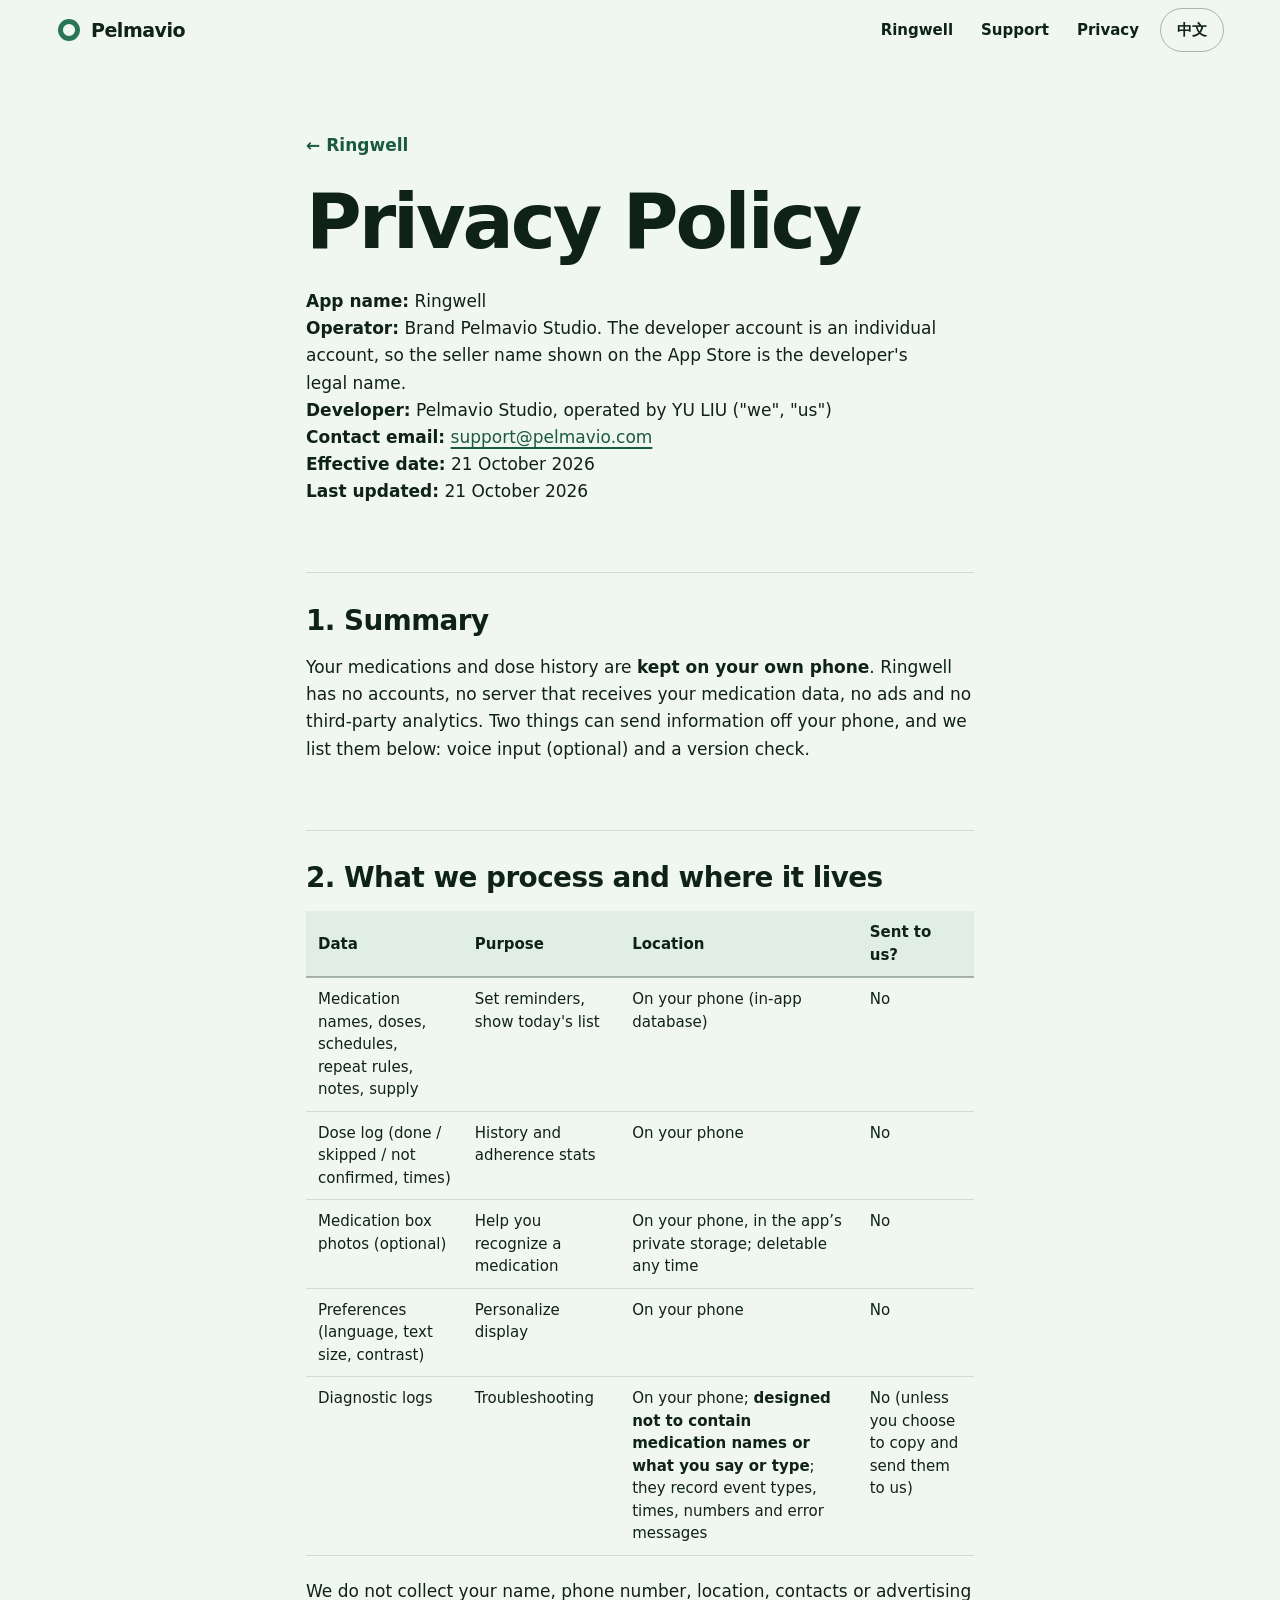
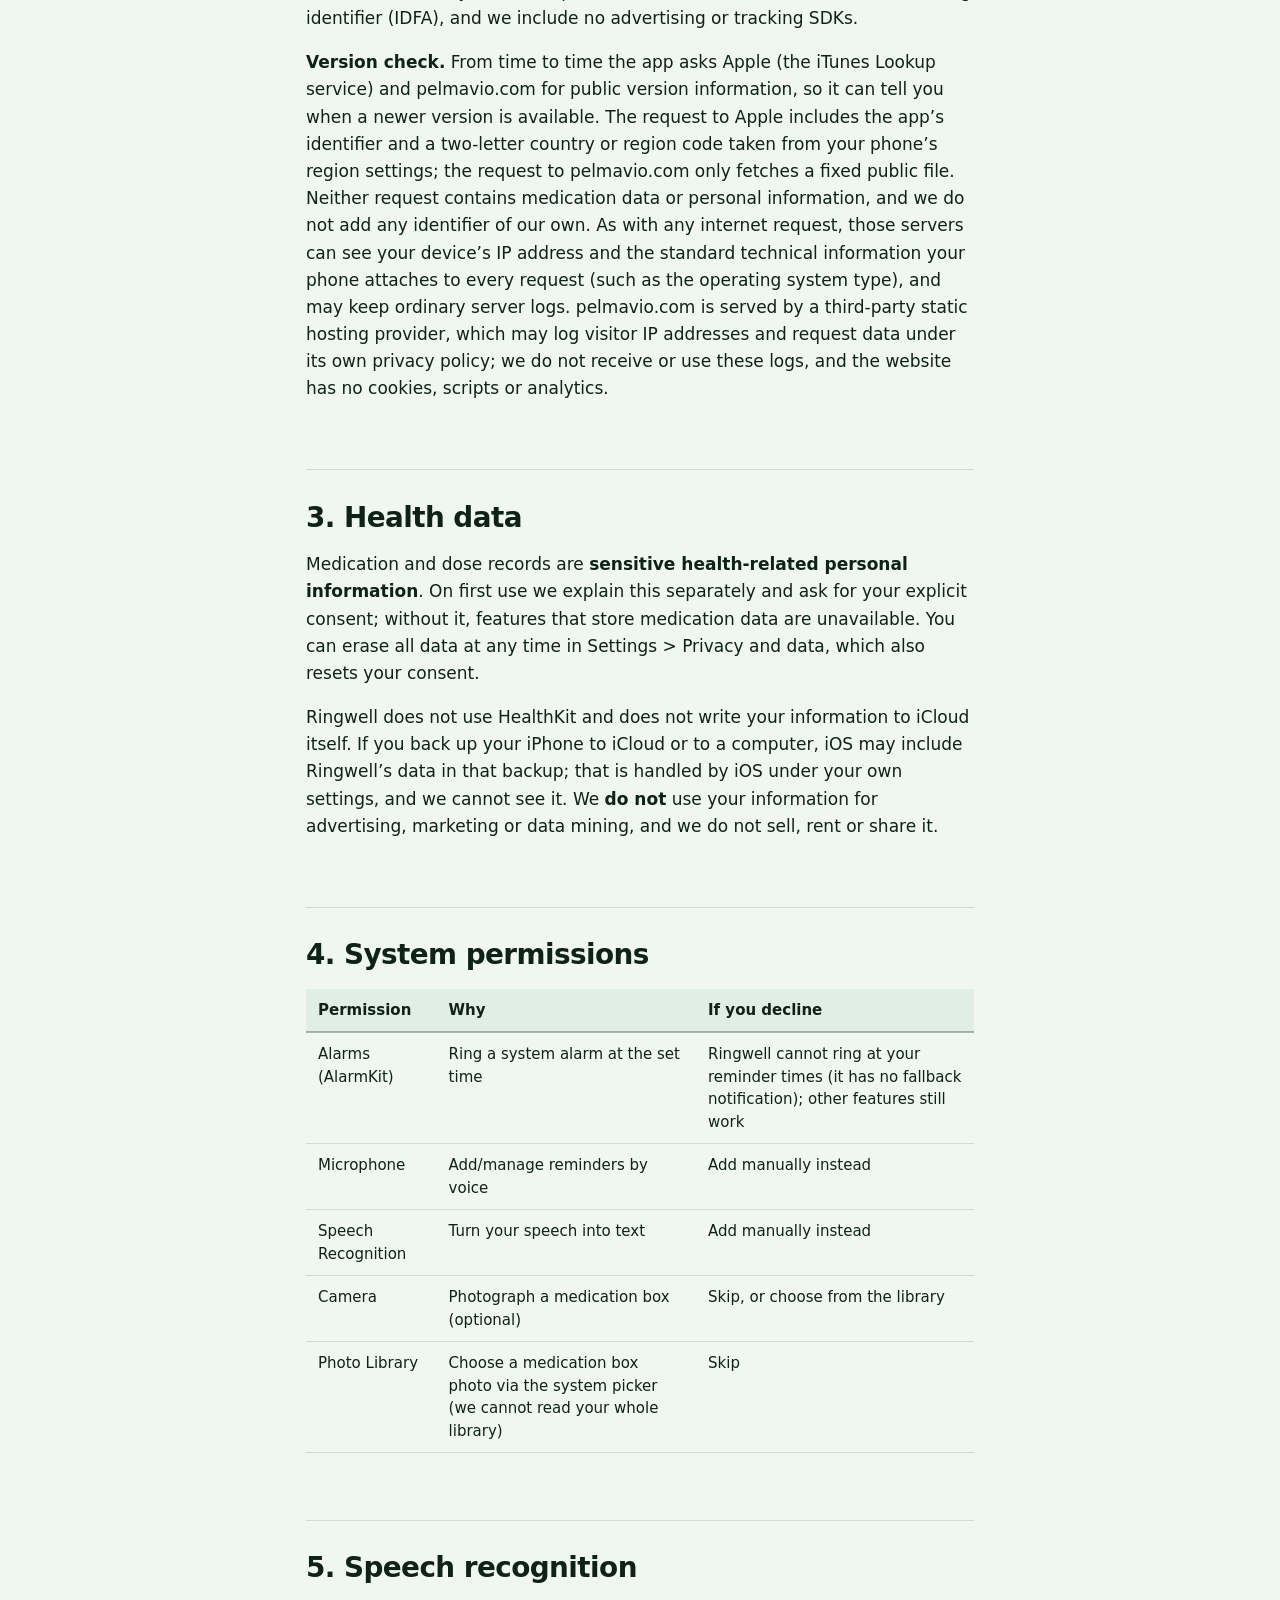
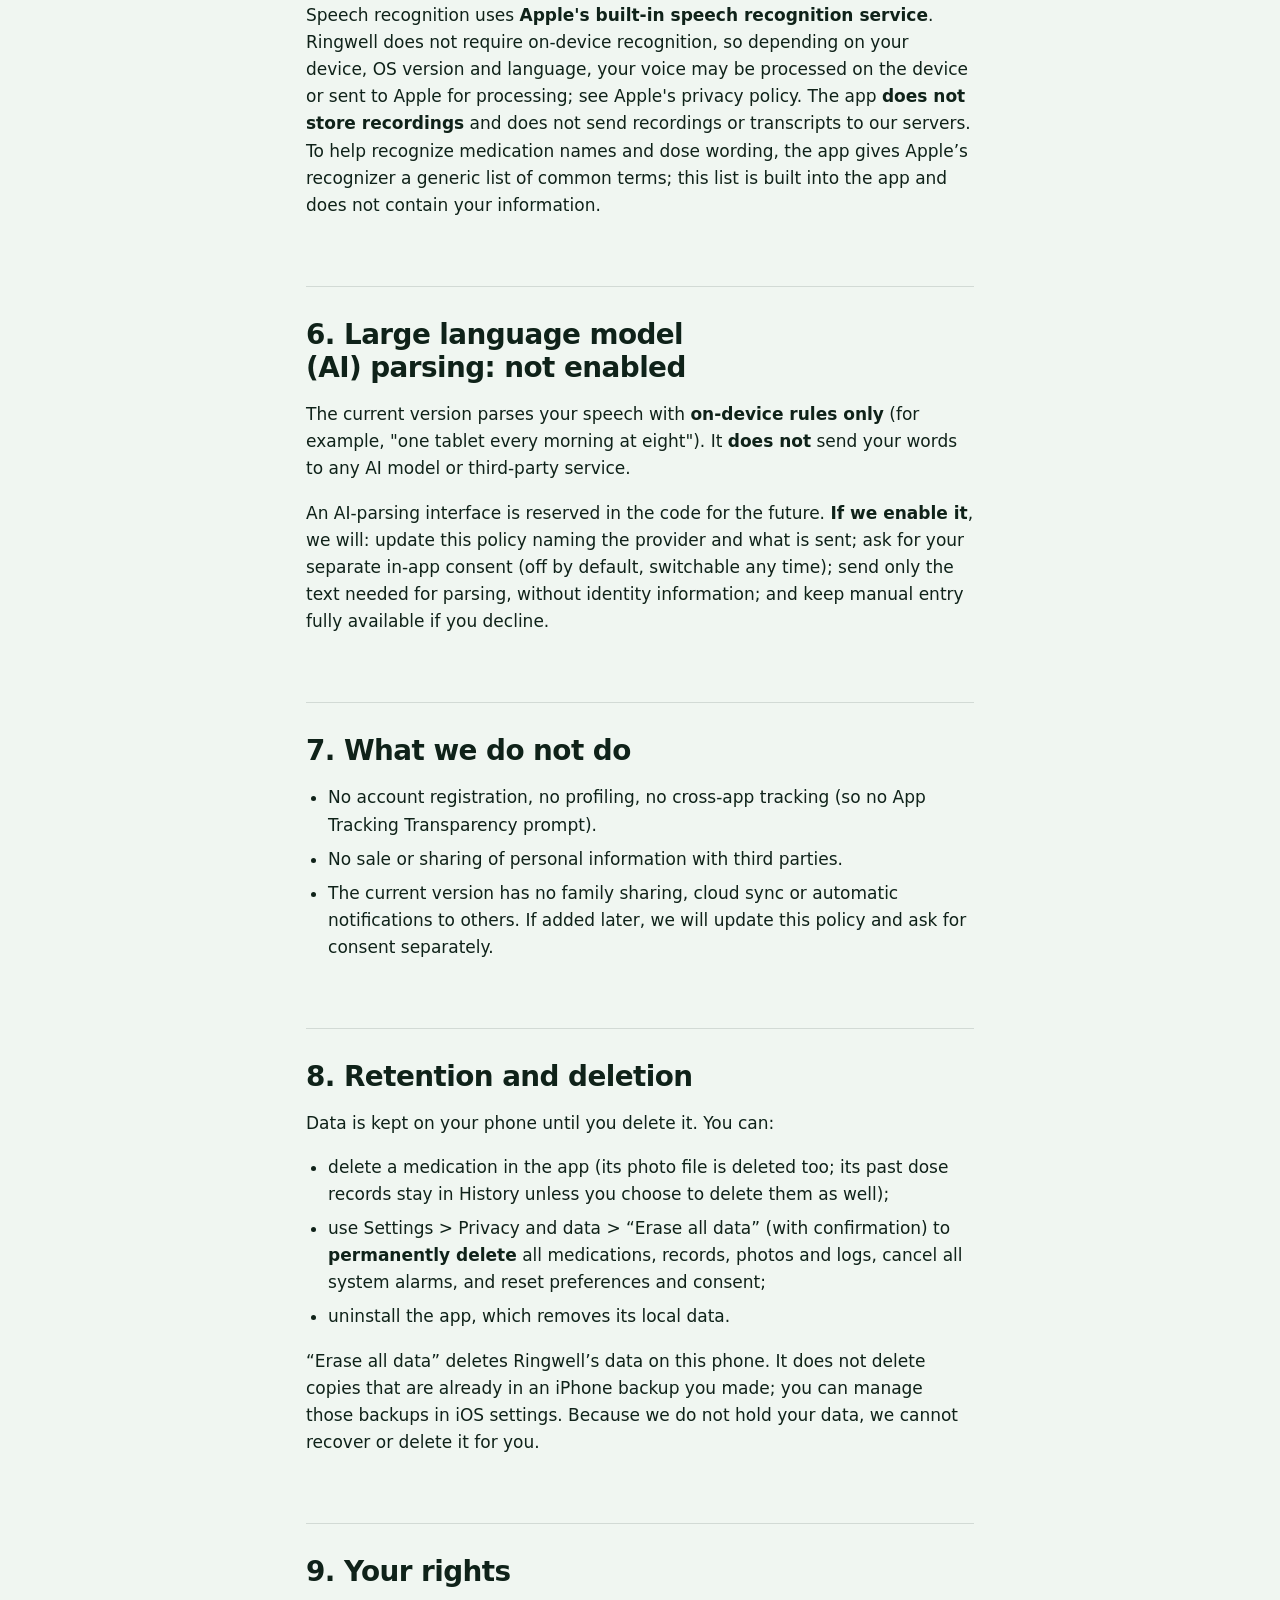
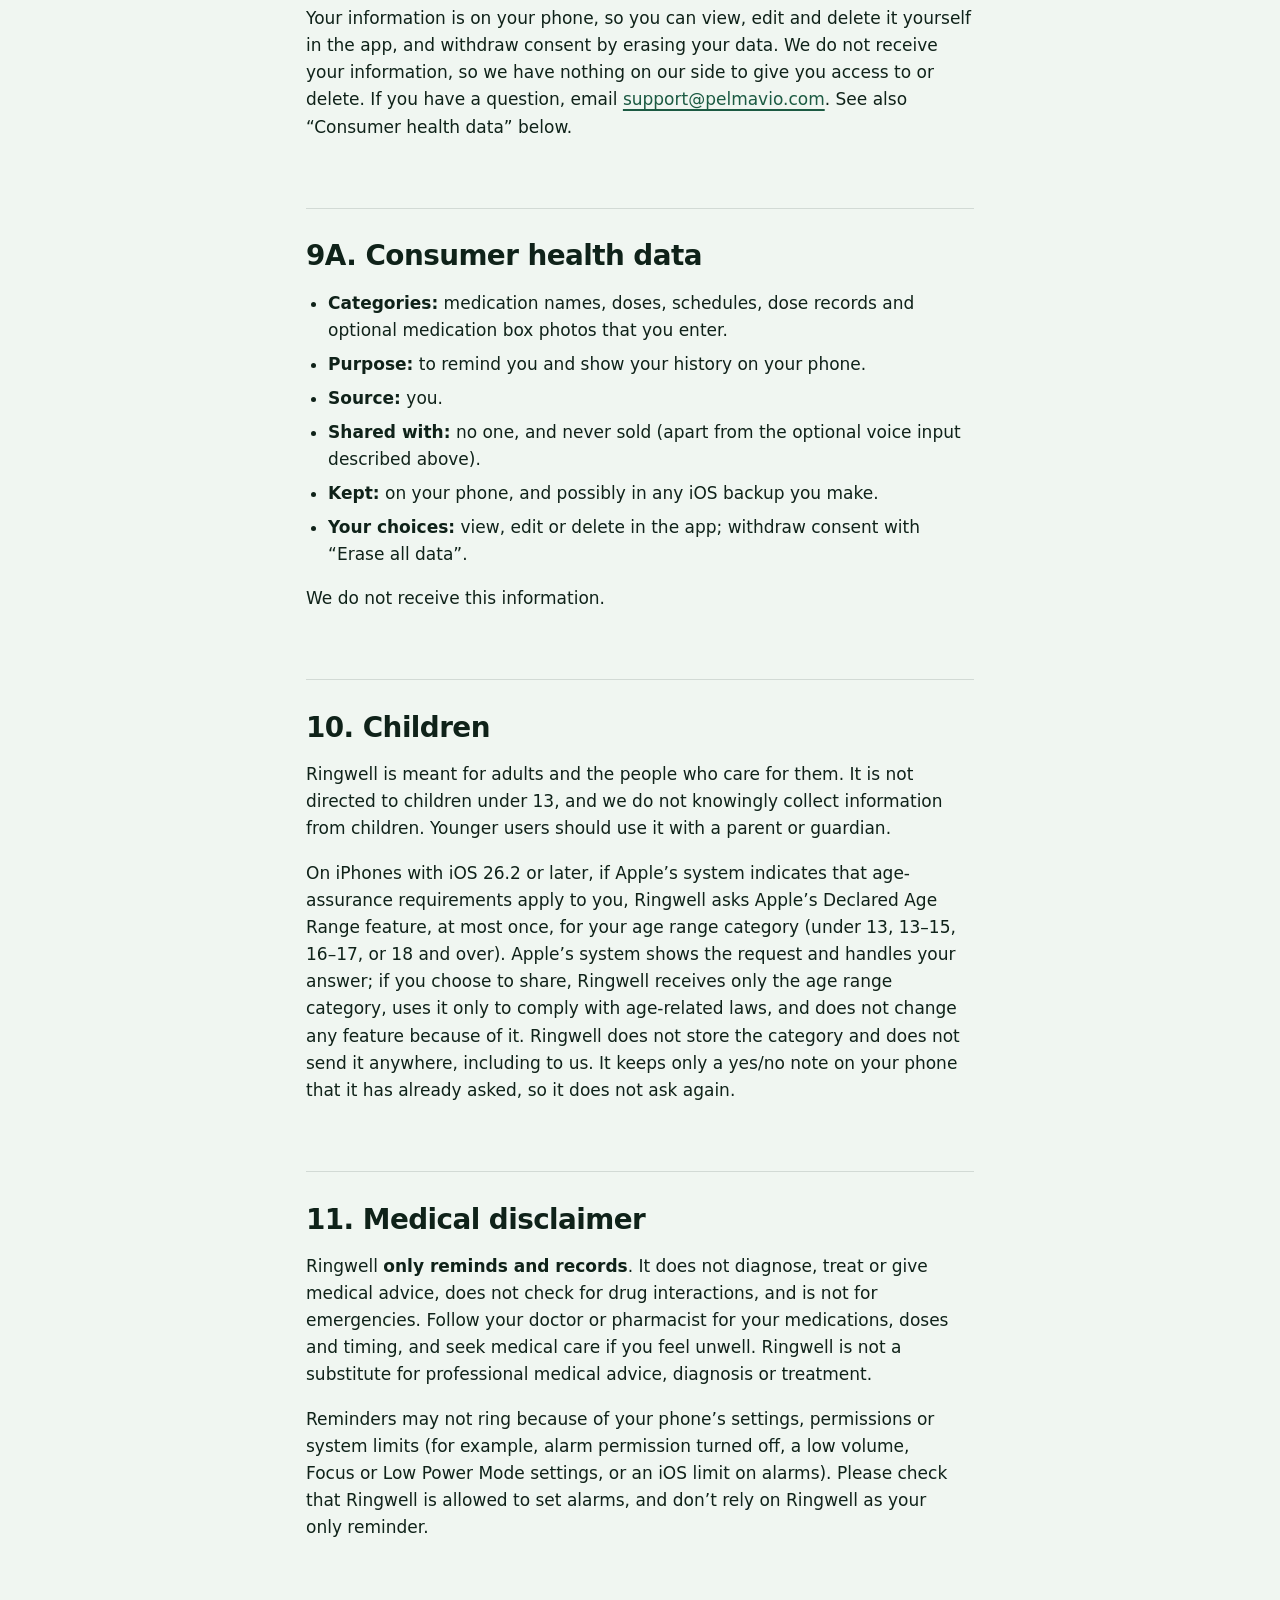
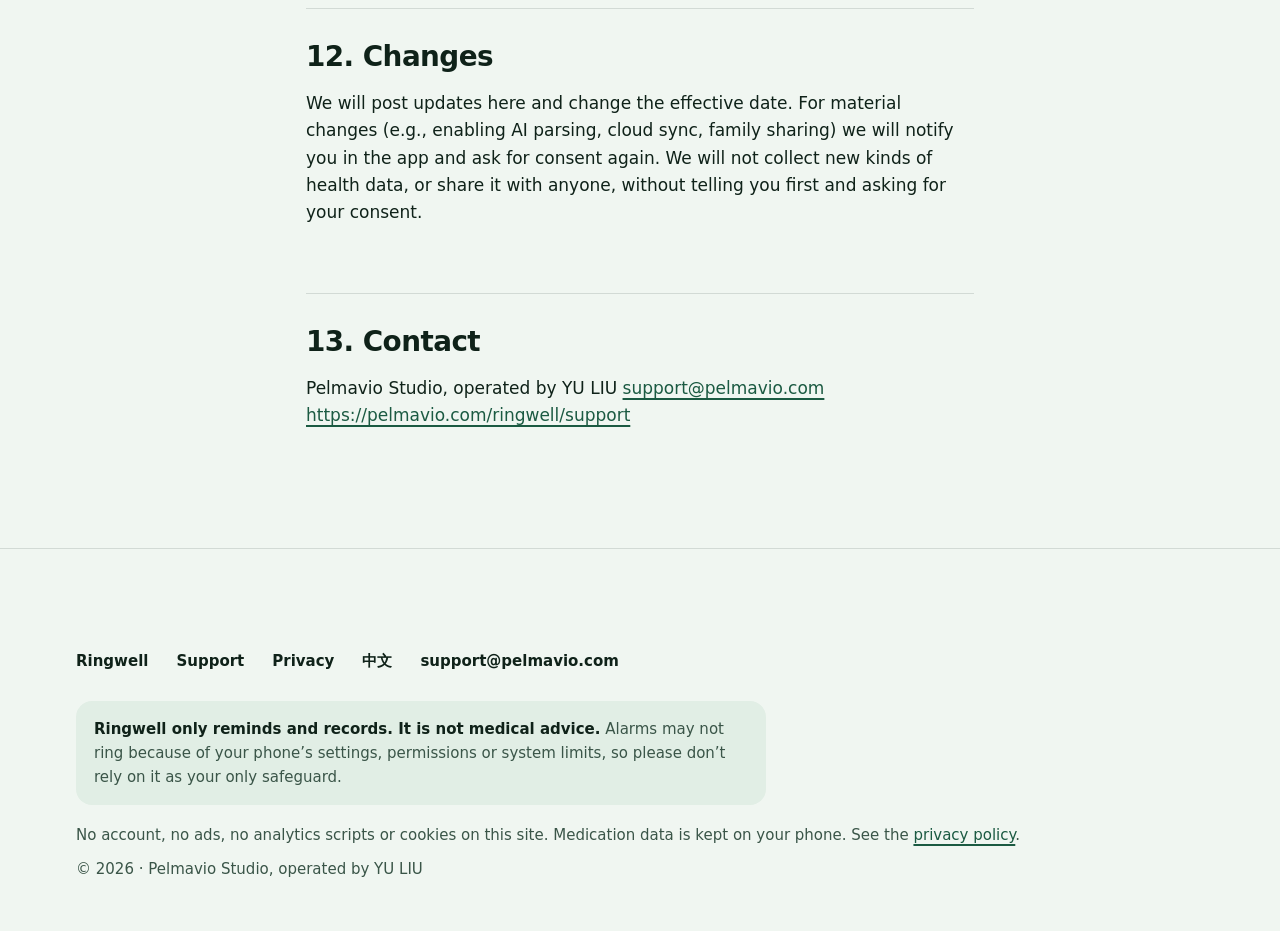
<file: ringwell/privacy/index.html>
<!doctype html>
<html lang="en">
<head>
<meta charset="utf-8">
<meta name="viewport" content="width=device-width,initial-scale=1">
<title>Ringwell Privacy Policy</title>
<meta name="description" content="Privacy policy for the Ringwell app.">
<meta name="color-scheme" content="light dark">
<meta name="theme-color" content="#EDF6F1" media="(prefers-color-scheme: light)">
<meta name="theme-color" content="#0F1713" media="(prefers-color-scheme: dark)">
<meta property="og:type" content="website">
<meta property="og:site_name" content="Pelmavio Studio">
<meta property="og:title" content="Ringwell Privacy Policy">
<meta property="og:description" content="Privacy policy for the Ringwell app.">
<meta property="og:url" content="https://pelmavio.com/ringwell/privacy/">
<meta property="og:locale" content="en_US">
<meta name="twitter:card" content="summary">
<link rel="canonical" href="https://pelmavio.com/ringwell/privacy/">
<link rel="icon" href="data:image/svg+xml,%3Csvg xmlns='http://www.w3.org/2000/svg' viewBox='0 0 32 32'%3E%3Crect width='32' height='32' rx='8' fill='%232A7559'/%3E%3Ccircle cx='16' cy='16' r='7' fill='none' stroke='%23F4FBF7' stroke-width='4'/%3E%3C/svg%3E">
<link rel="alternate" hreflang="en" href="https://pelmavio.com/ringwell/privacy/">
<link rel="alternate" hreflang="zh-CN" href="https://pelmavio.com/ringwell/privacy-zh/">
<link rel="alternate" hreflang="x-default" href="https://pelmavio.com/ringwell/privacy/">
<link rel="stylesheet" href="../../assets/style.css">
</head>
<body>
<a class="skip" href="#main">Skip to content</a>
<header class="top"><div class="wrap">
<a class="logo" href="../../" aria-label="Pelmavio Studio"><svg viewBox="0 0 32 32" width="26" height="26" aria-hidden="true" focusable="false"><circle cx="16" cy="16" r="10.5"/></svg><span>Pelmavio</span></a>
<nav aria-label="Main"><a class="hide-s" href="../../ringwell/">Ringwell</a><a class="hide-s" href="../../ringwell/support/">Support</a><a class="hide-s" href="../../ringwell/privacy/">Privacy</a><a class="lang" href="../../ringwell/privacy-zh/" hreflang="zh-CN" lang="zh-CN">中文</a></nav>
</div></header>
<main id="main" class="doc-main"><div class="wrap">
<a class="back" href="../../ringwell/"><span aria-hidden="true">&larr;</span> Ringwell</a>
<h1>Privacy Policy</h1>
<p><strong>App name:</strong> Ringwell<br><strong>Operator:</strong> Brand Pelmavio Studio. The developer account is an individual account, so the seller name shown on the App Store is the developer's legal name.<br><strong>Developer:</strong> Pelmavio Studio, operated by YU LIU ("we", "us")<br><strong>Contact email:</strong> <a href="mailto:support@pelmavio.com">support@pelmavio.com</a><br><strong>Effective date:</strong> 21 October 2026<br><strong>Last updated:</strong> 21 October 2026</p>
<h2>1. Summary</h2>
<p>Your medications and dose history are <strong>kept on your own phone</strong>. Ringwell has no accounts, no server that receives your medication data, no ads and no third-party analytics. Two things can send information off your phone, and we list them below: voice input (optional) and a version check.</p>
<h2>2. What we process and where it lives</h2>
<table><thead><tr><th>Data</th><th>Purpose</th><th>Location</th><th>Sent to us?</th></tr></thead><tbody><tr><td data-label="Data">Medication names, doses, schedules, repeat rules, notes, supply</td><td data-label="Purpose">Set reminders, show today's list</td><td data-label="Location">On your phone (in-app database)</td><td data-label="Sent to us?">No</td></tr><tr><td data-label="Data">Dose log (done / skipped / not confirmed, times)</td><td data-label="Purpose">History and adherence stats</td><td data-label="Location">On your phone</td><td data-label="Sent to us?">No</td></tr><tr><td data-label="Data">Medication box photos (optional)</td><td data-label="Purpose">Help you recognize a medication</td><td data-label="Location">On your phone, in the app&rsquo;s private storage; deletable any time</td><td data-label="Sent to us?">No</td></tr><tr><td data-label="Data">Preferences (language, text size, contrast)</td><td data-label="Purpose">Personalize display</td><td data-label="Location">On your phone</td><td data-label="Sent to us?">No</td></tr><tr><td data-label="Data">Diagnostic logs</td><td data-label="Purpose">Troubleshooting</td><td data-label="Location">On your phone; <strong>designed not to contain medication names or what you say or type</strong>; they record event types, times, numbers and error messages</td><td data-label="Sent to us?">No (unless you choose to copy and send them to us)</td></tr></tbody></table>
<p>We do not collect your name, phone number, location, contacts or advertising identifier (IDFA), and we include no advertising or tracking SDKs.</p>
<p><strong>Version check.</strong> From time to time the app asks Apple (the iTunes Lookup service) and pelmavio.com for public version information, so it can tell you when a newer version is available. The request to Apple includes the app&rsquo;s identifier and a two-letter country or region code taken from your phone&rsquo;s region settings; the request to pelmavio.com only fetches a fixed public file. Neither request contains medication data or personal information, and we do not add any identifier of our own. As with any internet request, those servers can see your device&rsquo;s IP address and the standard technical information your phone attaches to every request (such as the operating system type), and may keep ordinary server logs. pelmavio.com is served by a third-party static hosting provider, which may log visitor IP addresses and request data under its own privacy policy; we do not receive or use these logs, and the website has no cookies, scripts or analytics.</p>
<h2>3. Health data</h2>
<p>Medication and dose records are <strong>sensitive health-related personal information</strong>. On first use we explain this separately and ask for your explicit consent; without it, features that store medication data are unavailable. You can erase all data at any time in Settings &gt; Privacy and data, which also resets your consent.</p>
<p>Ringwell does not use HealthKit and does not write your information to iCloud itself. If you back up your iPhone to iCloud or to a computer, iOS may include Ringwell&rsquo;s data in that backup; that is handled by iOS under your own settings, and we cannot see it. We <strong>do not</strong> use your information for advertising, marketing or data mining, and we do not sell, rent or share it.</p>
<h2>4. System permissions</h2>
<table><thead><tr><th>Permission</th><th>Why</th><th>If you decline</th></tr></thead><tbody><tr><td data-label="Permission">Alarms (AlarmKit)</td><td data-label="Why">Ring a system alarm at the set time</td><td data-label="If you decline">Ringwell cannot ring at your reminder times (it has no fallback notification); other features still work</td></tr><tr><td data-label="Permission">Microphone</td><td data-label="Why">Add/manage reminders by voice</td><td data-label="If you decline">Add manually instead</td></tr><tr><td data-label="Permission">Speech Recognition</td><td data-label="Why">Turn your speech into text</td><td data-label="If you decline">Add manually instead</td></tr><tr><td data-label="Permission">Camera</td><td data-label="Why">Photograph a medication box (optional)</td><td data-label="If you decline">Skip, or choose from the library</td></tr><tr><td data-label="Permission">Photo Library</td><td data-label="Why">Choose a medication box photo via the system picker (we cannot read your whole library)</td><td data-label="If you decline">Skip</td></tr></tbody></table>
<h2>5. Speech recognition</h2>
<p>Speech recognition uses <strong>Apple's built-in speech recognition service</strong>. Ringwell does not require on-device recognition, so depending on your device, OS version and language, your voice may be processed on the device or sent to Apple for processing; see Apple's privacy policy. The app <strong>does not store recordings</strong> and does not send recordings or transcripts to our servers. To help recognize medication names and dose wording, the app gives Apple&rsquo;s recognizer a generic list of common terms; this list is built into the app and does not contain your information.</p>
<h2>6. Large language model (AI) parsing: not enabled</h2>
<p>The current version parses your speech with <strong>on-device rules only</strong> (for example, "one tablet every morning at eight"). It <strong>does not</strong> send your words to any AI model or third-party service.</p>
<p>An AI-parsing interface is reserved in the code for the future. <strong>If we enable it</strong>, we will: update this policy naming the provider and what is sent; ask for your separate in-app consent (off by default, switchable any time); send only the text needed for parsing, without identity information; and keep manual entry fully available if you decline.</p>
<h2>7. What we do not do</h2>
<ul><li>No account registration, no profiling, no cross-app tracking (so no App Tracking Transparency prompt).</li><li>No sale or sharing of personal information with third parties.</li><li>The current version has no family sharing, cloud sync or automatic notifications to others. If added later, we will update this policy and ask for consent separately.</li></ul>
<h2>8. Retention and deletion</h2>
<p>Data is kept on your phone until you delete it. You can:</p>
<ul><li>delete a medication in the app (its photo file is deleted too; its past dose records stay in History unless you choose to delete them as well);</li><li>use Settings &gt; Privacy and data &gt; &ldquo;Erase all data&rdquo; (with confirmation) to <strong>permanently delete</strong> all medications, records, photos and logs, cancel all system alarms, and reset preferences and consent;</li><li>uninstall the app, which removes its local data.</li></ul>
<p>&ldquo;Erase all data&rdquo; deletes Ringwell&rsquo;s data on this phone. It does not delete copies that are already in an iPhone backup you made; you can manage those backups in iOS settings. Because we do not hold your data, we cannot recover or delete it for you.</p>
<h2>9. Your rights</h2>
<p>Your information is on your phone, so you can view, edit and delete it yourself in the app, and withdraw consent by erasing your data. We do not receive your information, so we have nothing on our side to give you access to or delete. If you have a question, email <a href="mailto:support@pelmavio.com">support@pelmavio.com</a>. See also &ldquo;Consumer health data&rdquo; below.</p>
<h2>9A. Consumer health data</h2>
<ul><li><strong>Categories:</strong> medication names, doses, schedules, dose records and optional medication box photos that you enter.</li><li><strong>Purpose:</strong> to remind you and show your history on your phone.</li><li><strong>Source:</strong> you.</li><li><strong>Shared with:</strong> no one, and never sold (apart from the optional voice input described above).</li><li><strong>Kept:</strong> on your phone, and possibly in any iOS backup you make.</li><li><strong>Your choices:</strong> view, edit or delete in the app; withdraw consent with &ldquo;Erase all data&rdquo;.</li></ul>
<p>We do not receive this information.</p>
<h2>10. Children</h2>
<p>Ringwell is meant for adults and the people who care for them. It is not directed to children under 13, and we do not knowingly collect information from children. Younger users should use it with a parent or guardian.</p>
<p>On iPhones with iOS 26.2 or later, if Apple&rsquo;s system indicates that age-assurance requirements apply to you, Ringwell asks Apple&rsquo;s Declared Age Range feature, at most once, for your age range category (under 13, 13&ndash;15, 16&ndash;17, or 18 and over). Apple&rsquo;s system shows the request and handles your answer; if you choose to share, Ringwell receives only the age range category, uses it only to comply with age-related laws, and does not change any feature because of it. Ringwell does not store the category and does not send it anywhere, including to us. It keeps only a yes/no note on your phone that it has already asked, so it does not ask again.</p>
<h2>11. Medical disclaimer</h2>
<p>Ringwell <strong>only reminds and records</strong>. It does not diagnose, treat or give medical advice, does not check for drug interactions, and is not for emergencies. Follow your doctor or pharmacist for your medications, doses and timing, and seek medical care if you feel unwell. Ringwell is not a substitute for professional medical advice, diagnosis or treatment.</p>
<p>Reminders may not ring because of your phone&rsquo;s settings, permissions or system limits (for example, alarm permission turned off, a low volume, Focus or Low Power Mode settings, or an iOS limit on alarms). Please check that Ringwell is allowed to set alarms, and don&rsquo;t rely on Ringwell as your only reminder.</p>
<h2>12. Changes</h2>
<p>We will post updates here and change the effective date. For material changes (e.g., enabling AI parsing, cloud sync, family sharing) we will notify you in the app and ask for consent again. We will not collect new kinds of health data, or share it with anyone, without telling you first and asking for your consent.</p>
<h2>13. Contact</h2>
<p>Pelmavio Studio, operated by YU LIU  <a href="mailto:support@pelmavio.com">support@pelmavio.com</a>  <a href="https://pelmavio.com/ringwell/support">https://pelmavio.com/ringwell/support</a></p>
</div></main>
<footer><div class="wrap">
<nav class="links" aria-label="Footer"><a href="../../ringwell/">Ringwell</a><a href="../../ringwell/support/">Support</a><a href="../../ringwell/privacy/">Privacy</a><a href="../../ringwell/privacy-zh/" hreflang="zh-CN" lang="zh-CN">中文</a><a href="mailto:support@pelmavio.com">support@pelmavio.com</a></nav>
<p class="disc"><strong>Ringwell only reminds and records. It is not medical advice.</strong> Alarms may not ring because of your phone&rsquo;s settings, permissions or system limits, so please don&rsquo;t rely on it as your only safeguard.</p>
<p>No account, no ads, no analytics scripts or cookies on this site. Medication data is kept on your phone. See the <a href="../../ringwell/privacy/">privacy policy</a>.</p>
<p>&copy; 2026 &middot; Pelmavio Studio, operated by YU LIU</p>
</div></footer>
</body>
</html>
</file>
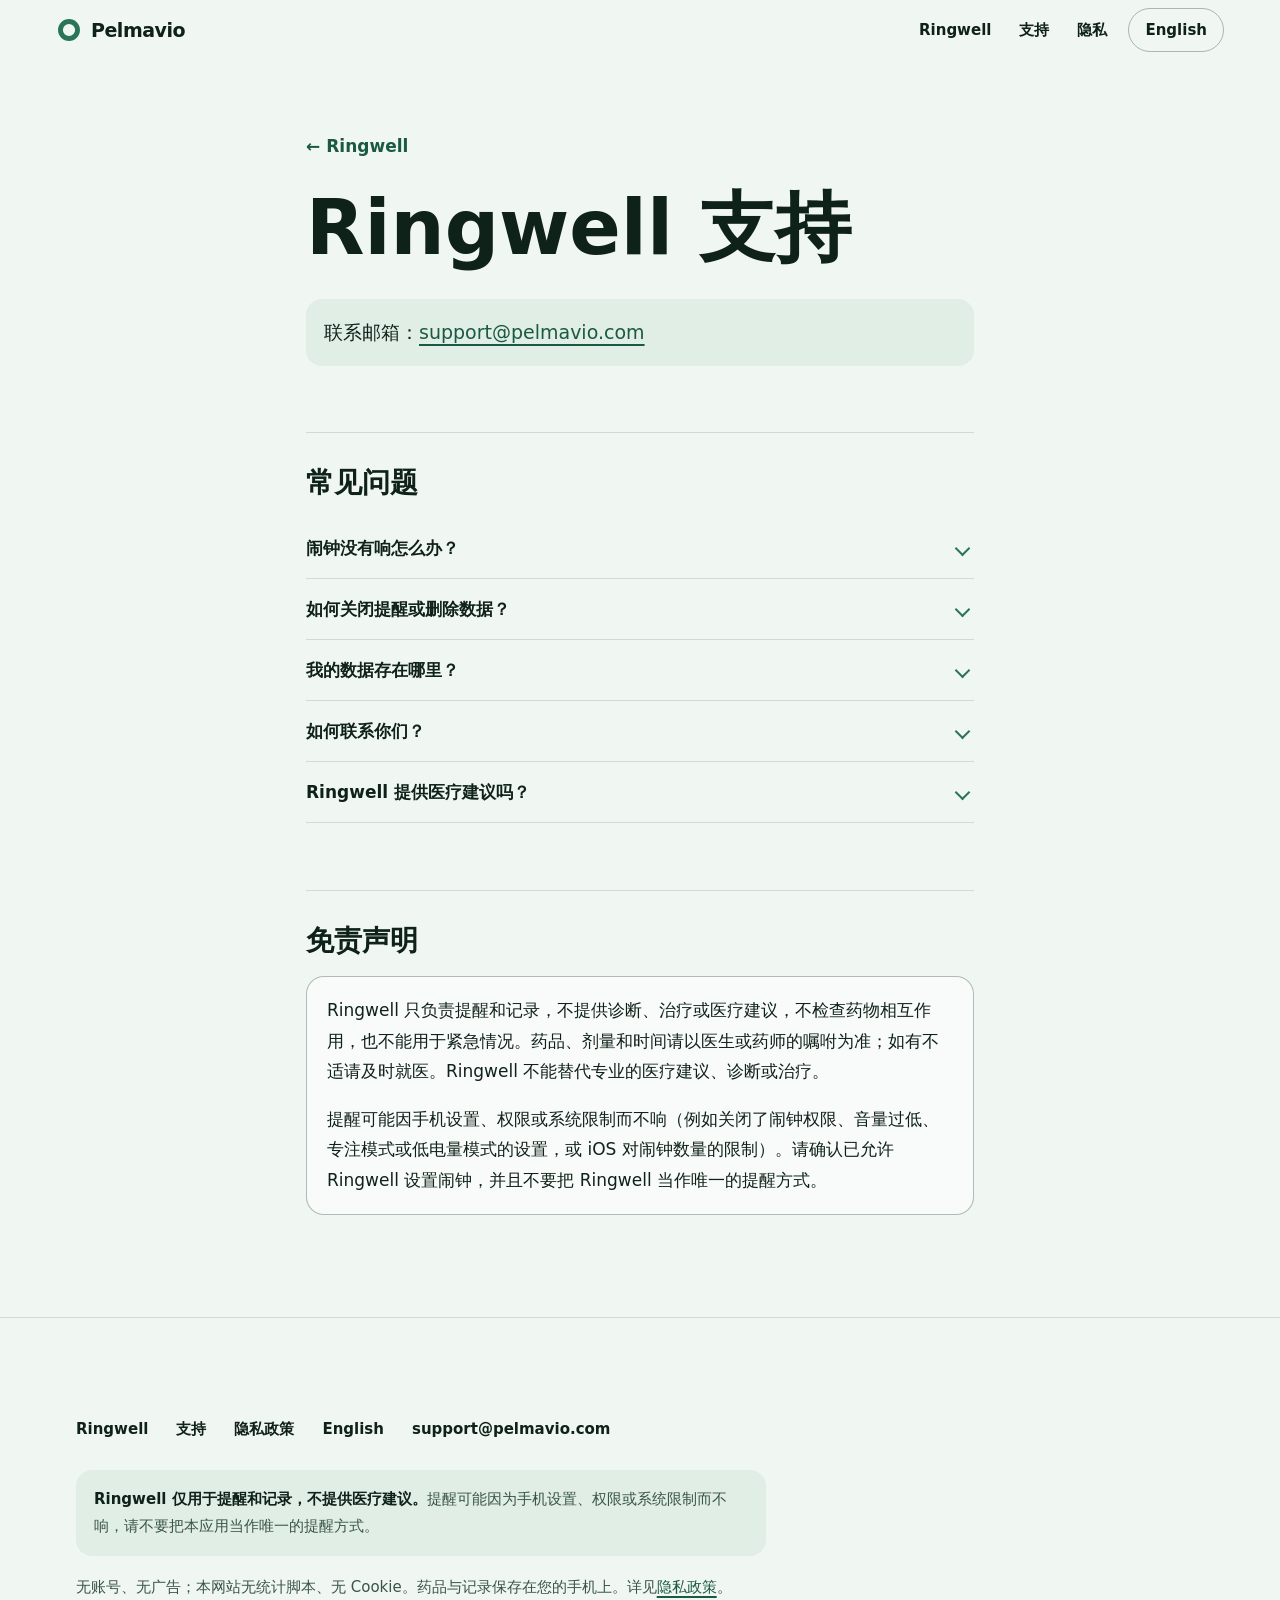
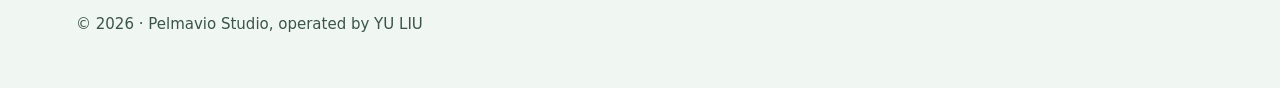
<file: ringwell/support-zh/index.html>
<!doctype html>
<html lang="zh-CN">
<head>
<meta charset="utf-8">
<meta name="viewport" content="width=device-width,initial-scale=1">
<title>Ringwell 支持</title>
<meta name="description" content="Ringwell 的帮助、常见问题与联系方式。">
<meta name="color-scheme" content="light dark">
<meta name="theme-color" content="#EDF6F1" media="(prefers-color-scheme: light)">
<meta name="theme-color" content="#0F1713" media="(prefers-color-scheme: dark)">
<meta property="og:type" content="website">
<meta property="og:site_name" content="Pelmavio Studio">
<meta property="og:title" content="Ringwell 支持">
<meta property="og:description" content="Ringwell 的帮助、常见问题与联系方式。">
<meta property="og:url" content="https://pelmavio.com/ringwell/support-zh/">
<meta property="og:locale" content="zh_CN">
<meta name="twitter:card" content="summary">
<link rel="canonical" href="https://pelmavio.com/ringwell/support-zh/">
<link rel="icon" href="data:image/svg+xml,%3Csvg xmlns='http://www.w3.org/2000/svg' viewBox='0 0 32 32'%3E%3Crect width='32' height='32' rx='8' fill='%232A7559'/%3E%3Ccircle cx='16' cy='16' r='7' fill='none' stroke='%23F4FBF7' stroke-width='4'/%3E%3C/svg%3E">
<link rel="alternate" hreflang="en" href="https://pelmavio.com/ringwell/support/">
<link rel="alternate" hreflang="zh-CN" href="https://pelmavio.com/ringwell/support-zh/">
<link rel="alternate" hreflang="x-default" href="https://pelmavio.com/ringwell/support/">
<link rel="stylesheet" href="../../assets/style.css">
</head>
<body>
<a class="skip" href="#main">跳到正文</a>
<header class="top"><div class="wrap">
<a class="logo" href="../../zh/" aria-label="Pelmavio Studio"><svg viewBox="0 0 32 32" width="26" height="26" aria-hidden="true" focusable="false"><circle cx="16" cy="16" r="10.5"/></svg><span>Pelmavio</span></a>
<nav aria-label="主导航"><a class="hide-s" href="../../ringwell/zh/">Ringwell</a><a class="hide-s" href="../../ringwell/support-zh/">支持</a><a class="hide-s" href="../../ringwell/privacy-zh/">隐私</a><a class="lang" href="../../ringwell/support/" hreflang="en" lang="en">English</a></nav>
</div></header>
<main id="main" class="doc-main"><div class="wrap">
<a class="back" href="../../ringwell/zh/"><span aria-hidden="true">&larr;</span> Ringwell</a>
<h1>Ringwell 支持</h1>
<p class="lead">联系邮箱：<a href="mailto:support@pelmavio.com">support@pelmavio.com</a></p>
<h2>常见问题</h2>
<details><summary>闹钟没有响怎么办？</summary><p>请检查：是否允许 Ringwell 设置闹钟（设置 &gt; Ringwell）；是否开启了低电量模式（请关闭）；专注模式是否静音了它；iOS 是否已更新到最新版本。之后打开一次 Ringwell 以便重新安排提醒。闹钟表现取决于您的设备与系统设置。</p></details>
<details><summary>如何关闭提醒或删除数据？</summary><p>暂停某个药品：在其详情页关闭即可；删除某个药品：在应用内删除。清除全部数据：设置 &gt; 隐私与数据 &gt; “清除全部数据”，同时会取消所有闹钟。卸载应用也会删除本机数据。</p></details>
<details><summary>我的数据存在哪里？</summary><p>保存在您自己的手机上（应用私有存储）。Ringwell 没有账号体系，也没有接收您用药数据的服务器。因为数据不在我们手里，我们无法找回已删除的数据。iOS 系统备份可能包含应用数据，取决于您的系统设置。</p></details>
<details><summary>如何联系你们？</summary><p>发邮件至 <a href="mailto:support@pelmavio.com">support@pelmavio.com</a>。请不要在邮件中附带敏感的健康细节。</p></details>
<details><summary>Ringwell 提供医疗建议吗？</summary><p>不提供。Ringwell 仅用于提醒和记录，不诊断、不治疗，也不提供药品或剂量建议。请以医生或药师的嘱咐为准，如有不适请及时就医。</p></details>
<h2>免责声明</h2>
<div class="card"><p>Ringwell 只负责提醒和记录，不提供诊断、治疗或医疗建议，不检查药物相互作用，也不能用于紧急情况。药品、剂量和时间请以医生或药师的嘱咐为准；如有不适请及时就医。Ringwell 不能替代专业的医疗建议、诊断或治疗。</p><p style="margin:0">提醒可能因手机设置、权限或系统限制而不响（例如关闭了闹钟权限、音量过低、专注模式或低电量模式的设置，或 iOS 对闹钟数量的限制）。请确认已允许 Ringwell 设置闹钟，并且不要把 Ringwell 当作唯一的提醒方式。</p></div>
</div></main>
<footer><div class="wrap">
<nav class="links" aria-label="页脚"><a href="../../ringwell/zh/">Ringwell</a><a href="../../ringwell/support-zh/">支持</a><a href="../../ringwell/privacy-zh/">隐私政策</a><a href="../../ringwell/support/" hreflang="en" lang="en">English</a><a href="mailto:support@pelmavio.com">support@pelmavio.com</a></nav>
<p class="disc"><strong>Ringwell 仅用于提醒和记录，不提供医疗建议。</strong>提醒可能因为手机设置、权限或系统限制而不响，请不要把本应用当作唯一的提醒方式。</p>
<p>无账号、无广告；本网站无统计脚本、无 Cookie。药品与记录保存在您的手机上。详见<a href="../../ringwell/privacy-zh/">隐私政策</a>。</p>
<p>&copy; 2026 &middot; Pelmavio Studio, operated by YU LIU</p>
</div></footer>
</body>
</html>
</file>
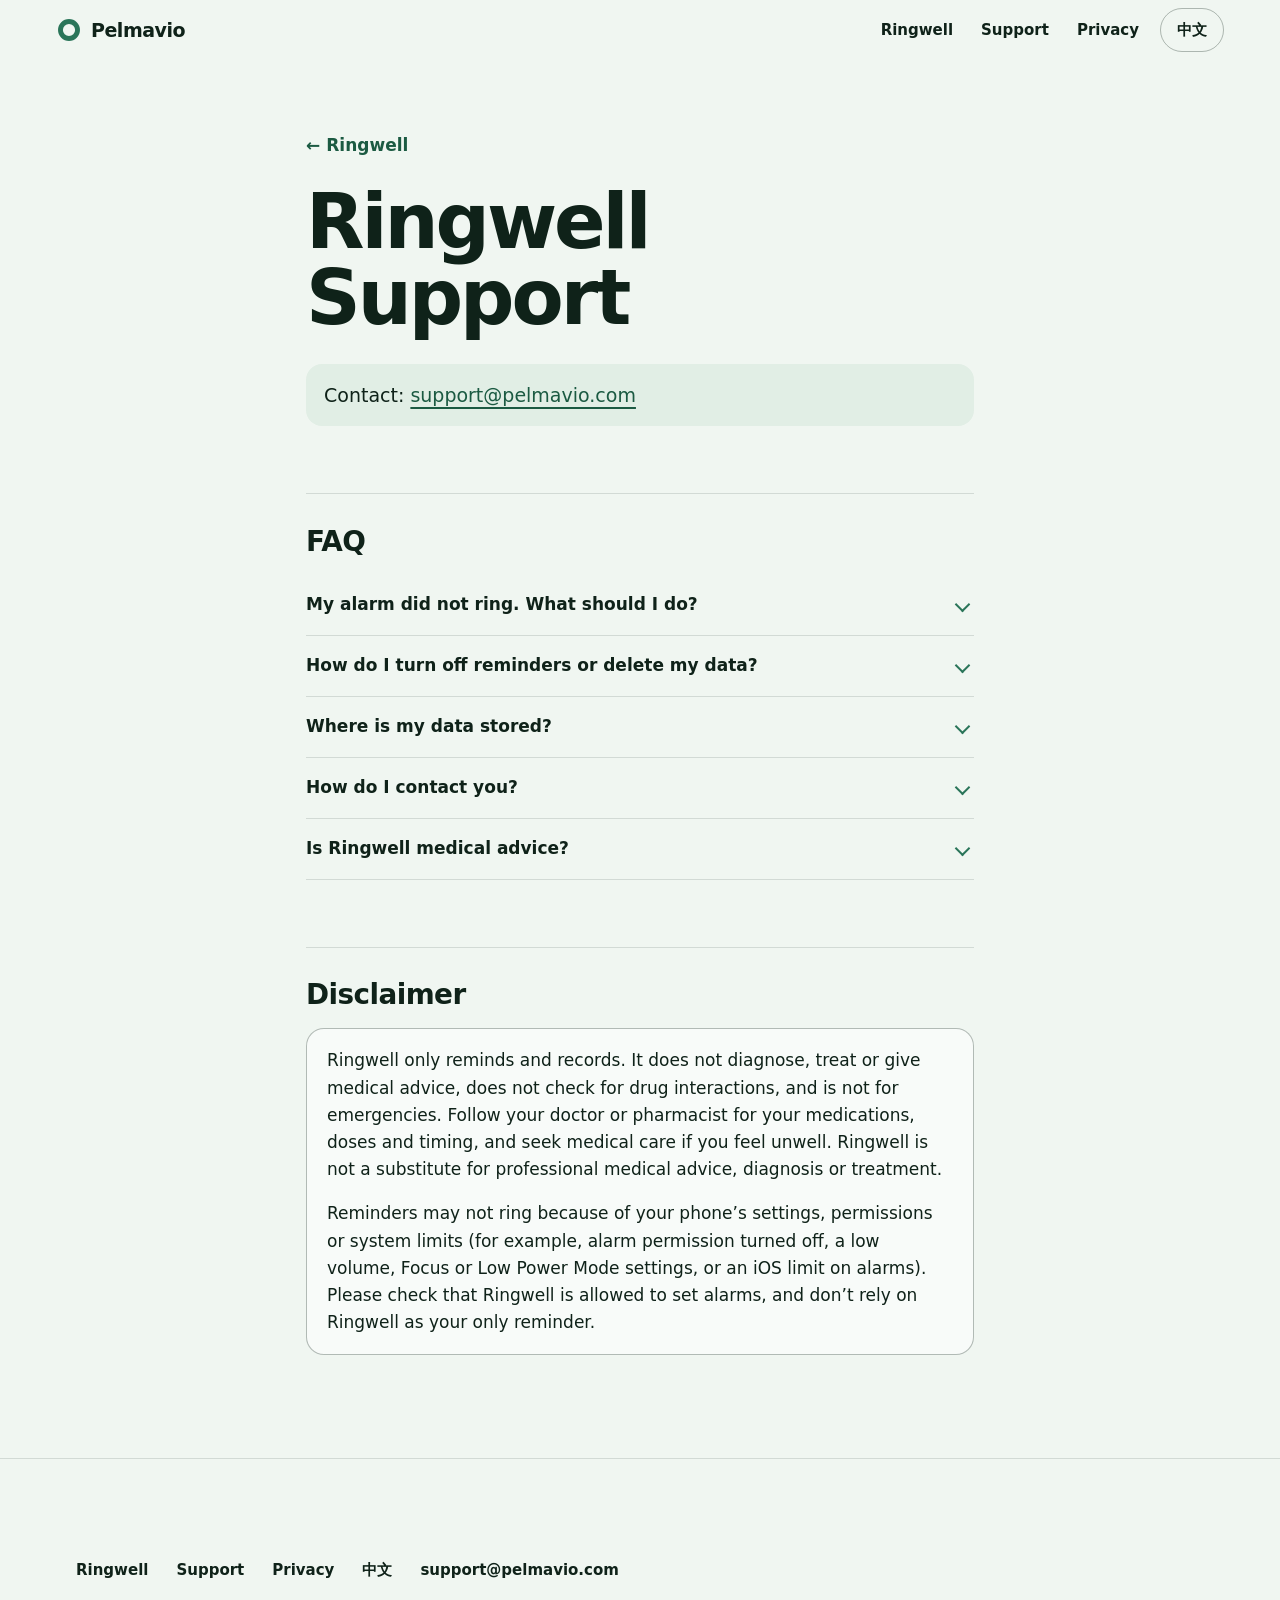
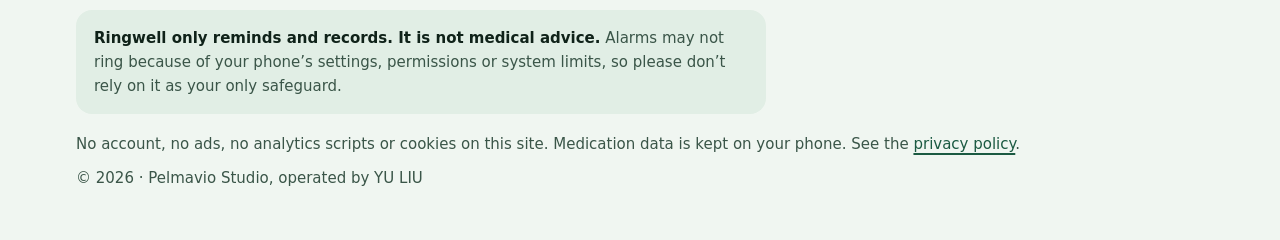
<file: ringwell/support/index.html>
<!doctype html>
<html lang="en">
<head>
<meta charset="utf-8">
<meta name="viewport" content="width=device-width,initial-scale=1">
<title>Ringwell Support</title>
<meta name="description" content="Help, FAQ and contact for Ringwell.">
<meta name="color-scheme" content="light dark">
<meta name="theme-color" content="#EDF6F1" media="(prefers-color-scheme: light)">
<meta name="theme-color" content="#0F1713" media="(prefers-color-scheme: dark)">
<meta property="og:type" content="website">
<meta property="og:site_name" content="Pelmavio Studio">
<meta property="og:title" content="Ringwell Support">
<meta property="og:description" content="Help, FAQ and contact for Ringwell.">
<meta property="og:url" content="https://pelmavio.com/ringwell/support/">
<meta property="og:locale" content="en_US">
<meta name="twitter:card" content="summary">
<link rel="canonical" href="https://pelmavio.com/ringwell/support/">
<link rel="icon" href="data:image/svg+xml,%3Csvg xmlns='http://www.w3.org/2000/svg' viewBox='0 0 32 32'%3E%3Crect width='32' height='32' rx='8' fill='%232A7559'/%3E%3Ccircle cx='16' cy='16' r='7' fill='none' stroke='%23F4FBF7' stroke-width='4'/%3E%3C/svg%3E">
<link rel="alternate" hreflang="en" href="https://pelmavio.com/ringwell/support/">
<link rel="alternate" hreflang="zh-CN" href="https://pelmavio.com/ringwell/support-zh/">
<link rel="alternate" hreflang="x-default" href="https://pelmavio.com/ringwell/support/">
<link rel="stylesheet" href="../../assets/style.css">
</head>
<body>
<a class="skip" href="#main">Skip to content</a>
<header class="top"><div class="wrap">
<a class="logo" href="../../" aria-label="Pelmavio Studio"><svg viewBox="0 0 32 32" width="26" height="26" aria-hidden="true" focusable="false"><circle cx="16" cy="16" r="10.5"/></svg><span>Pelmavio</span></a>
<nav aria-label="Main"><a class="hide-s" href="../../ringwell/">Ringwell</a><a class="hide-s" href="../../ringwell/support/">Support</a><a class="hide-s" href="../../ringwell/privacy/">Privacy</a><a class="lang" href="../../ringwell/support-zh/" hreflang="zh-CN" lang="zh-CN">中文</a></nav>
</div></header>
<main id="main" class="doc-main"><div class="wrap">
<a class="back" href="../../ringwell/"><span aria-hidden="true">&larr;</span> Ringwell</a>
<h1>Ringwell Support</h1>
<p class="lead">Contact: <a href="mailto:support@pelmavio.com">support@pelmavio.com</a></p>
<h2>FAQ</h2>
<details><summary>My alarm did not ring. What should I do?</summary><p>Check that Ringwell is allowed to schedule alarms (Settings &gt; Ringwell), turn off Low Power Mode, make sure no Focus mode silences it, and update iOS to the latest version. Then open Ringwell once so it can reschedule. Alarm behavior depends on your device and system settings.</p></details>
<details><summary>How do I turn off reminders or delete my data?</summary><p>To pause one medication, switch it off in its detail page. To delete one, remove it in the app. To erase everything, go to Settings &gt; Privacy and data &gt; &ldquo;Erase all data&rdquo;, which also cancels all alarms. Uninstalling the app also removes its local data.</p></details>
<details><summary>Where is my data stored?</summary><p>On your own phone, in the app&rsquo;s private storage. Ringwell has no account and no server that receives your medication data. Because we do not hold it, we cannot recover deleted data. iOS backups may include app data according to your system settings.</p></details>
<details><summary>How do I contact you?</summary><p>Email <a href="mailto:support@pelmavio.com">support@pelmavio.com</a>. Please do not include sensitive health details in your email.</p></details>
<details><summary>Is Ringwell medical advice?</summary><p>No. Ringwell only reminds and records. It does not diagnose, treat, or advise on medications or doses. Follow your doctor or pharmacist, and seek care if you feel unwell.</p></details>
<h2>Disclaimer</h2>
<div class="card"><p>Ringwell only reminds and records. It does not diagnose, treat or give medical advice, does not check for drug interactions, and is not for emergencies. Follow your doctor or pharmacist for your medications, doses and timing, and seek medical care if you feel unwell. Ringwell is not a substitute for professional medical advice, diagnosis or treatment.</p><p style="margin:0">Reminders may not ring because of your phone&rsquo;s settings, permissions or system limits (for example, alarm permission turned off, a low volume, Focus or Low Power Mode settings, or an iOS limit on alarms). Please check that Ringwell is allowed to set alarms, and don&rsquo;t rely on Ringwell as your only reminder.</p></div>
</div></main>
<footer><div class="wrap">
<nav class="links" aria-label="Footer"><a href="../../ringwell/">Ringwell</a><a href="../../ringwell/support/">Support</a><a href="../../ringwell/privacy/">Privacy</a><a href="../../ringwell/support-zh/" hreflang="zh-CN" lang="zh-CN">中文</a><a href="mailto:support@pelmavio.com">support@pelmavio.com</a></nav>
<p class="disc"><strong>Ringwell only reminds and records. It is not medical advice.</strong> Alarms may not ring because of your phone&rsquo;s settings, permissions or system limits, so please don&rsquo;t rely on it as your only safeguard.</p>
<p>No account, no ads, no analytics scripts or cookies on this site. Medication data is kept on your phone. See the <a href="../../ringwell/privacy/">privacy policy</a>.</p>
<p>&copy; 2026 &middot; Pelmavio Studio, operated by YU LIU</p>
</div></footer>
</body>
</html>
</file>
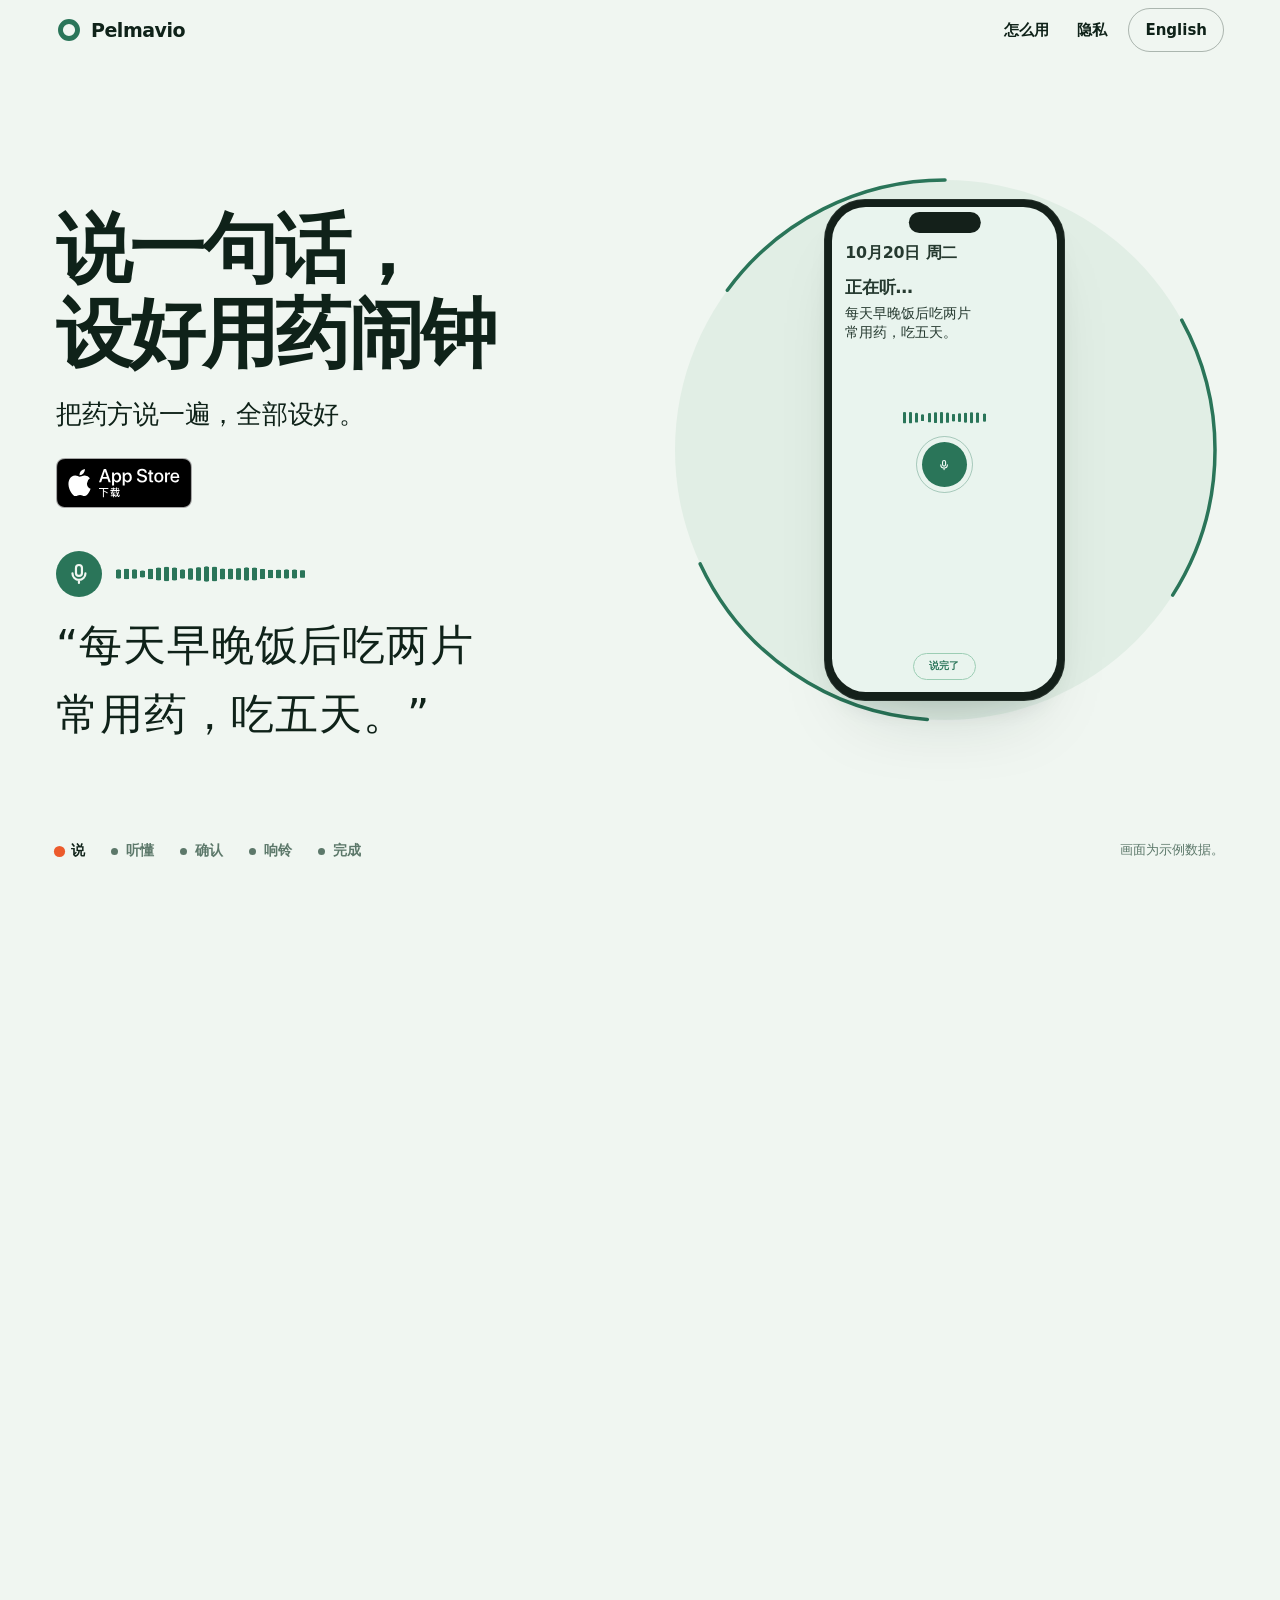
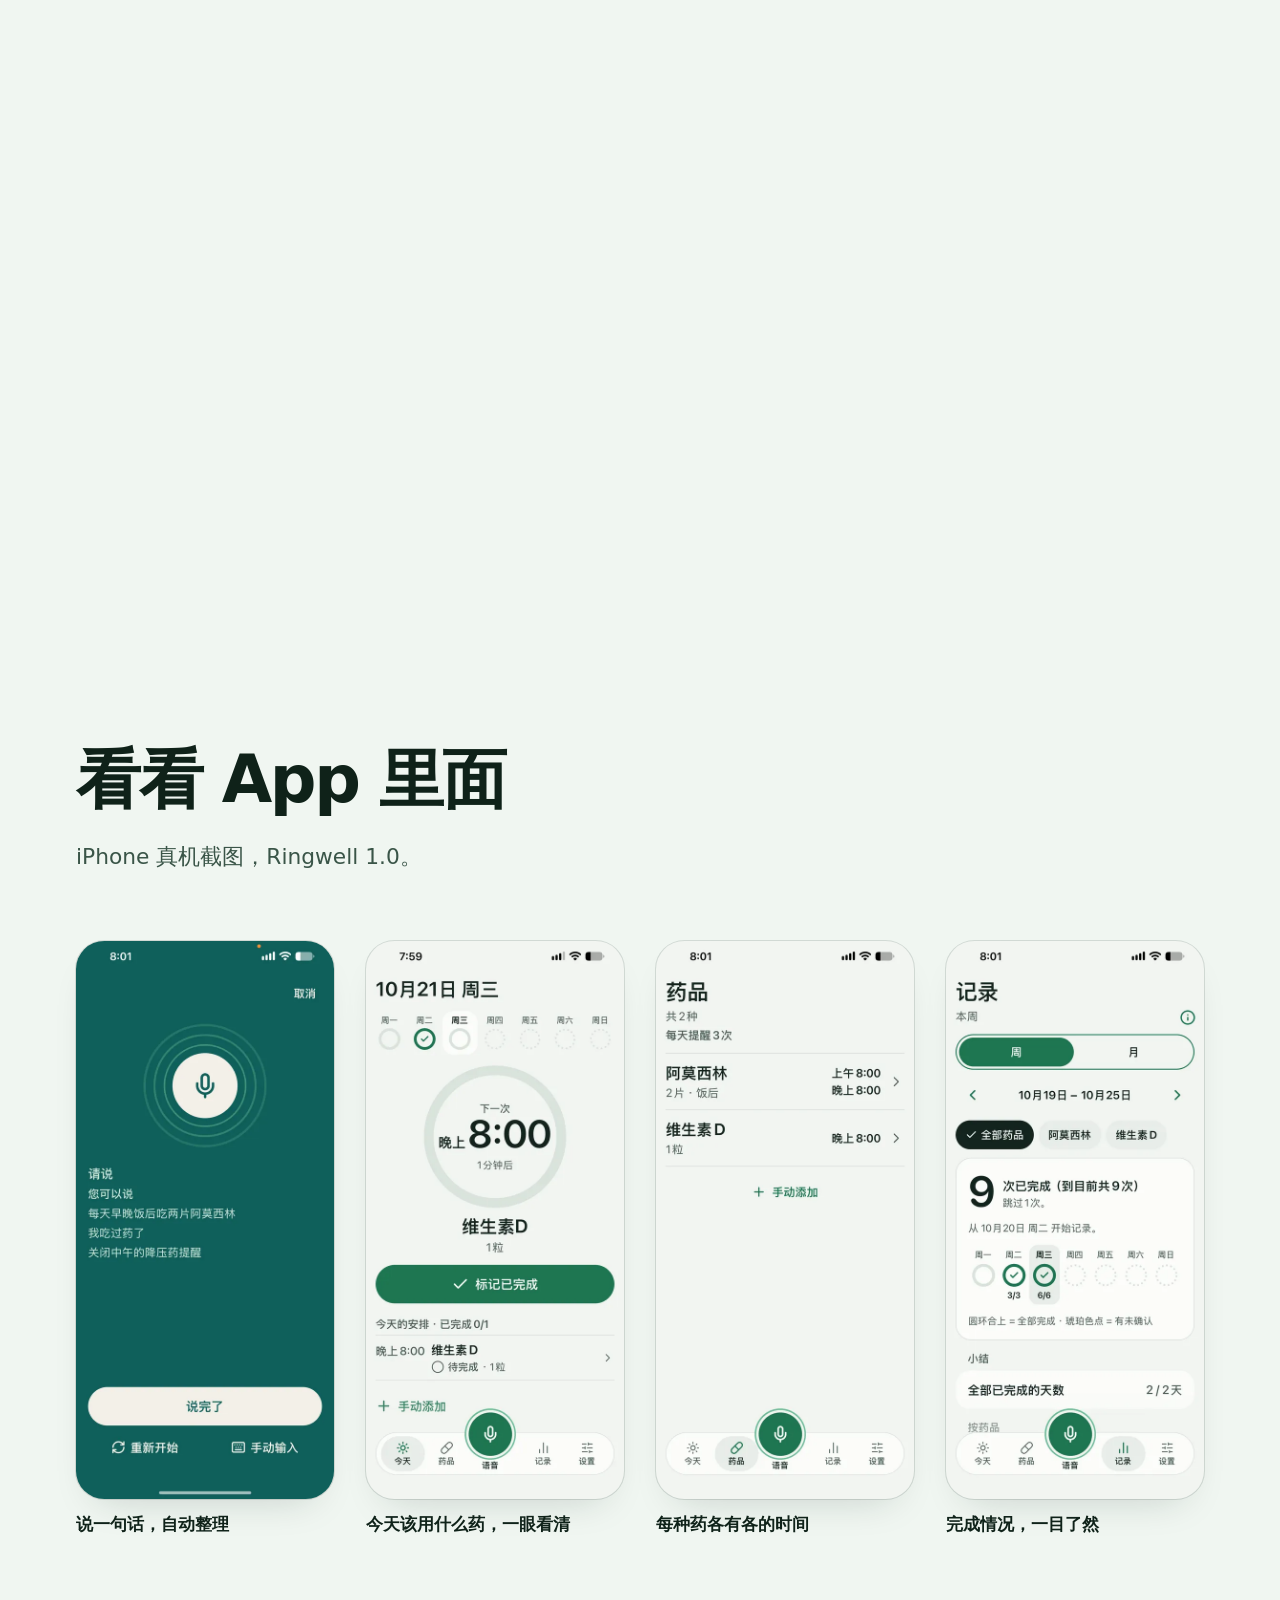
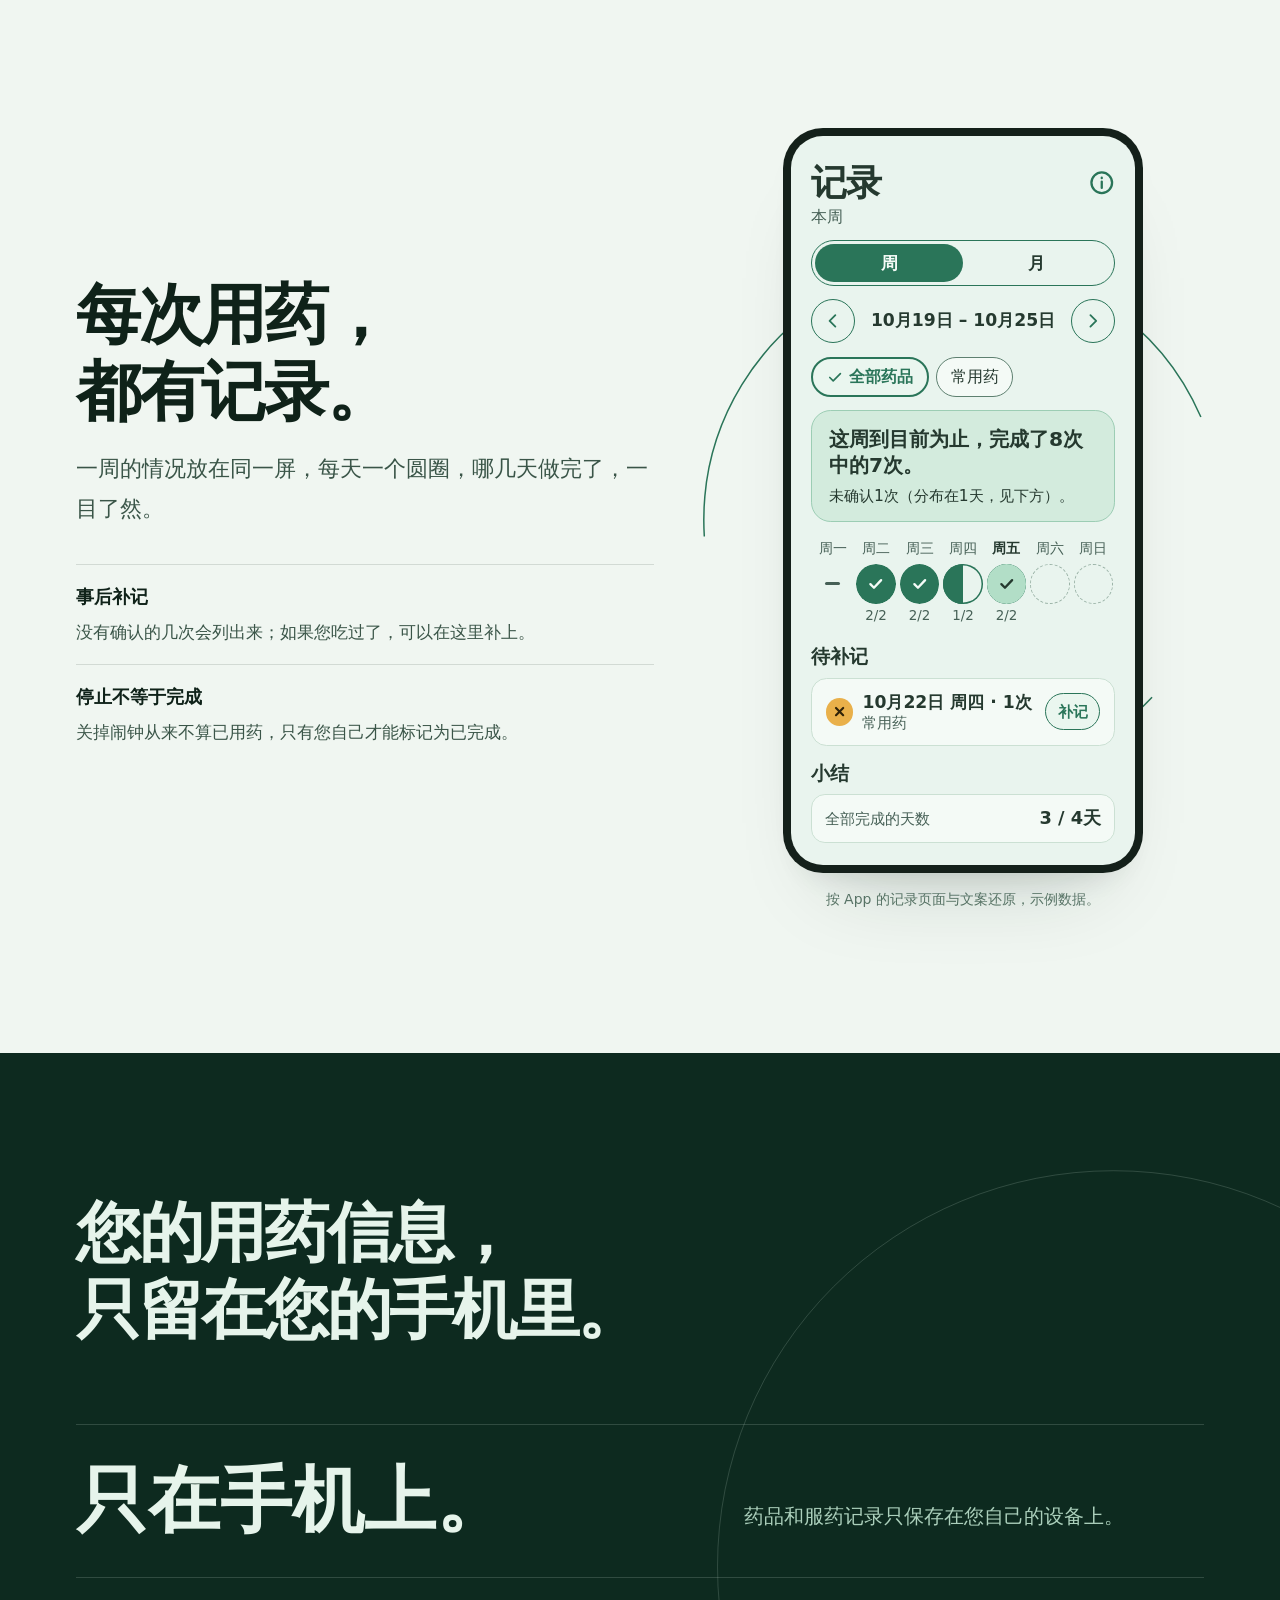
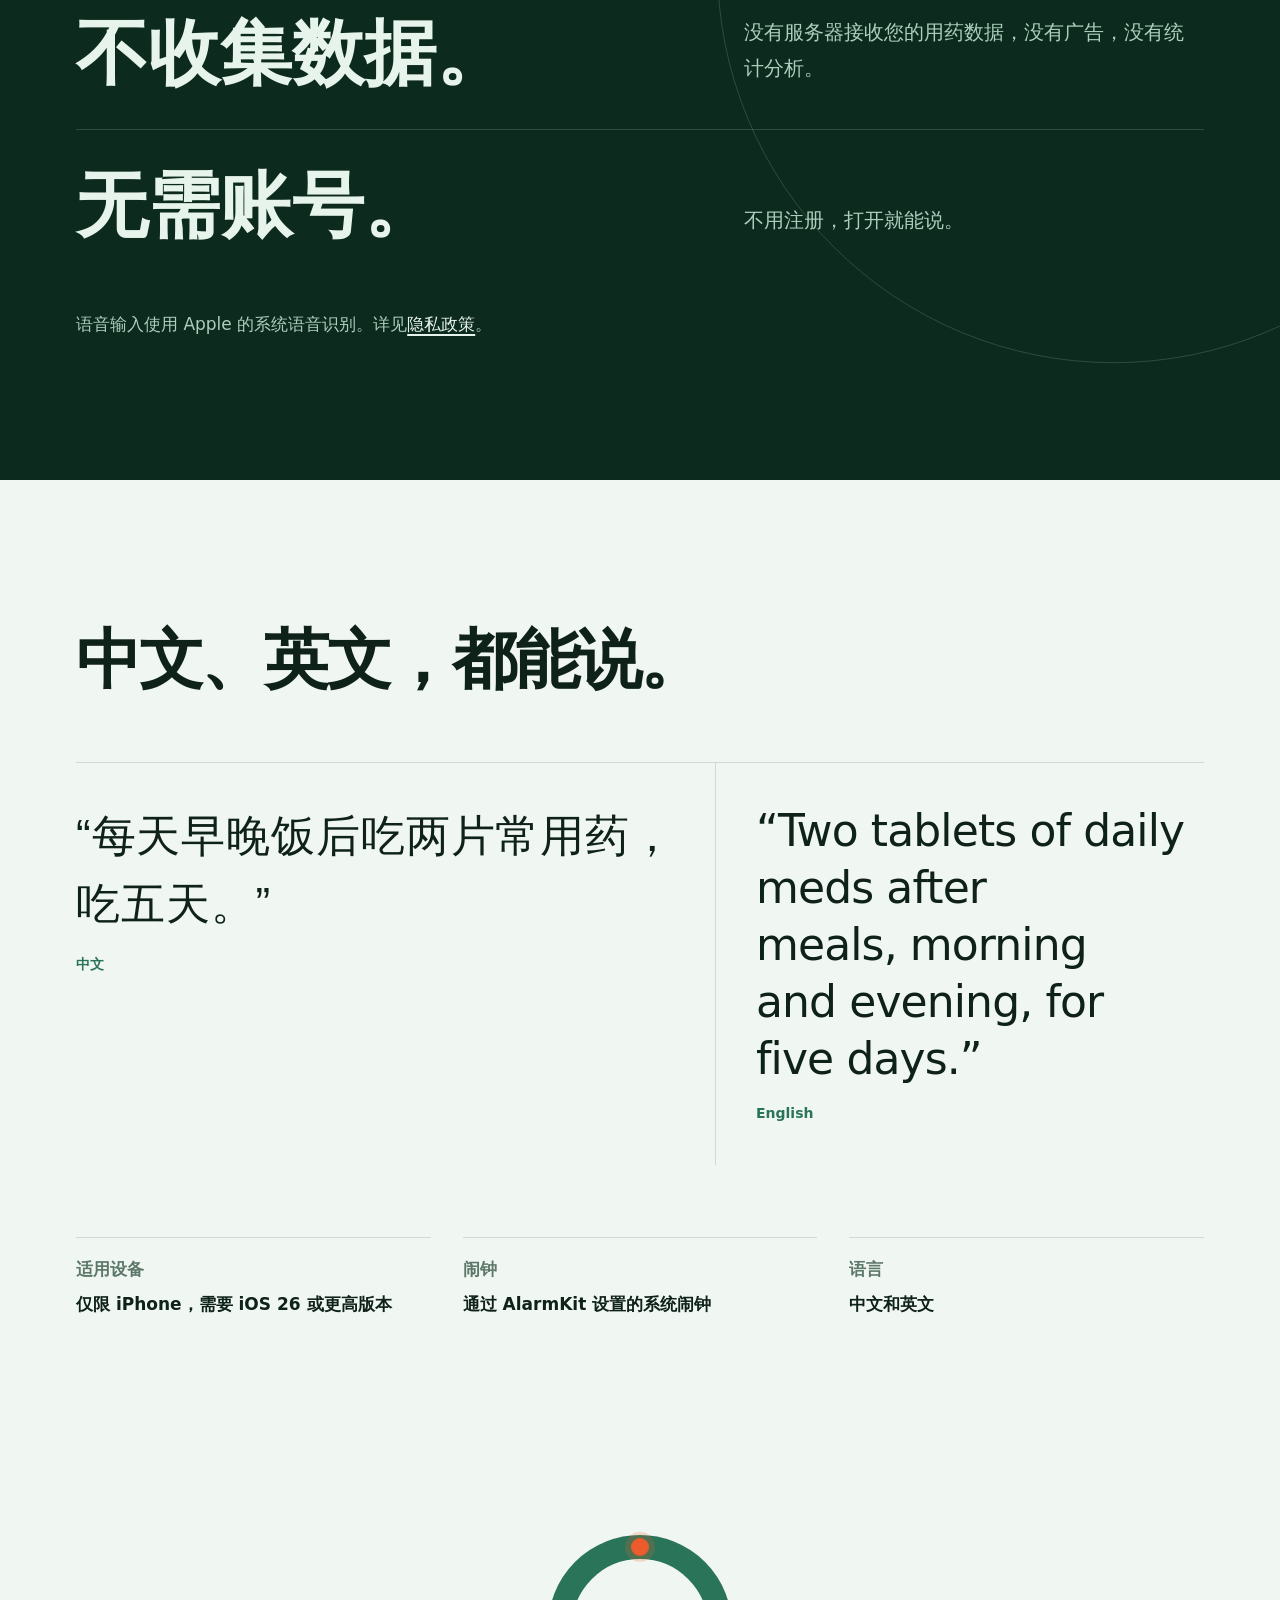
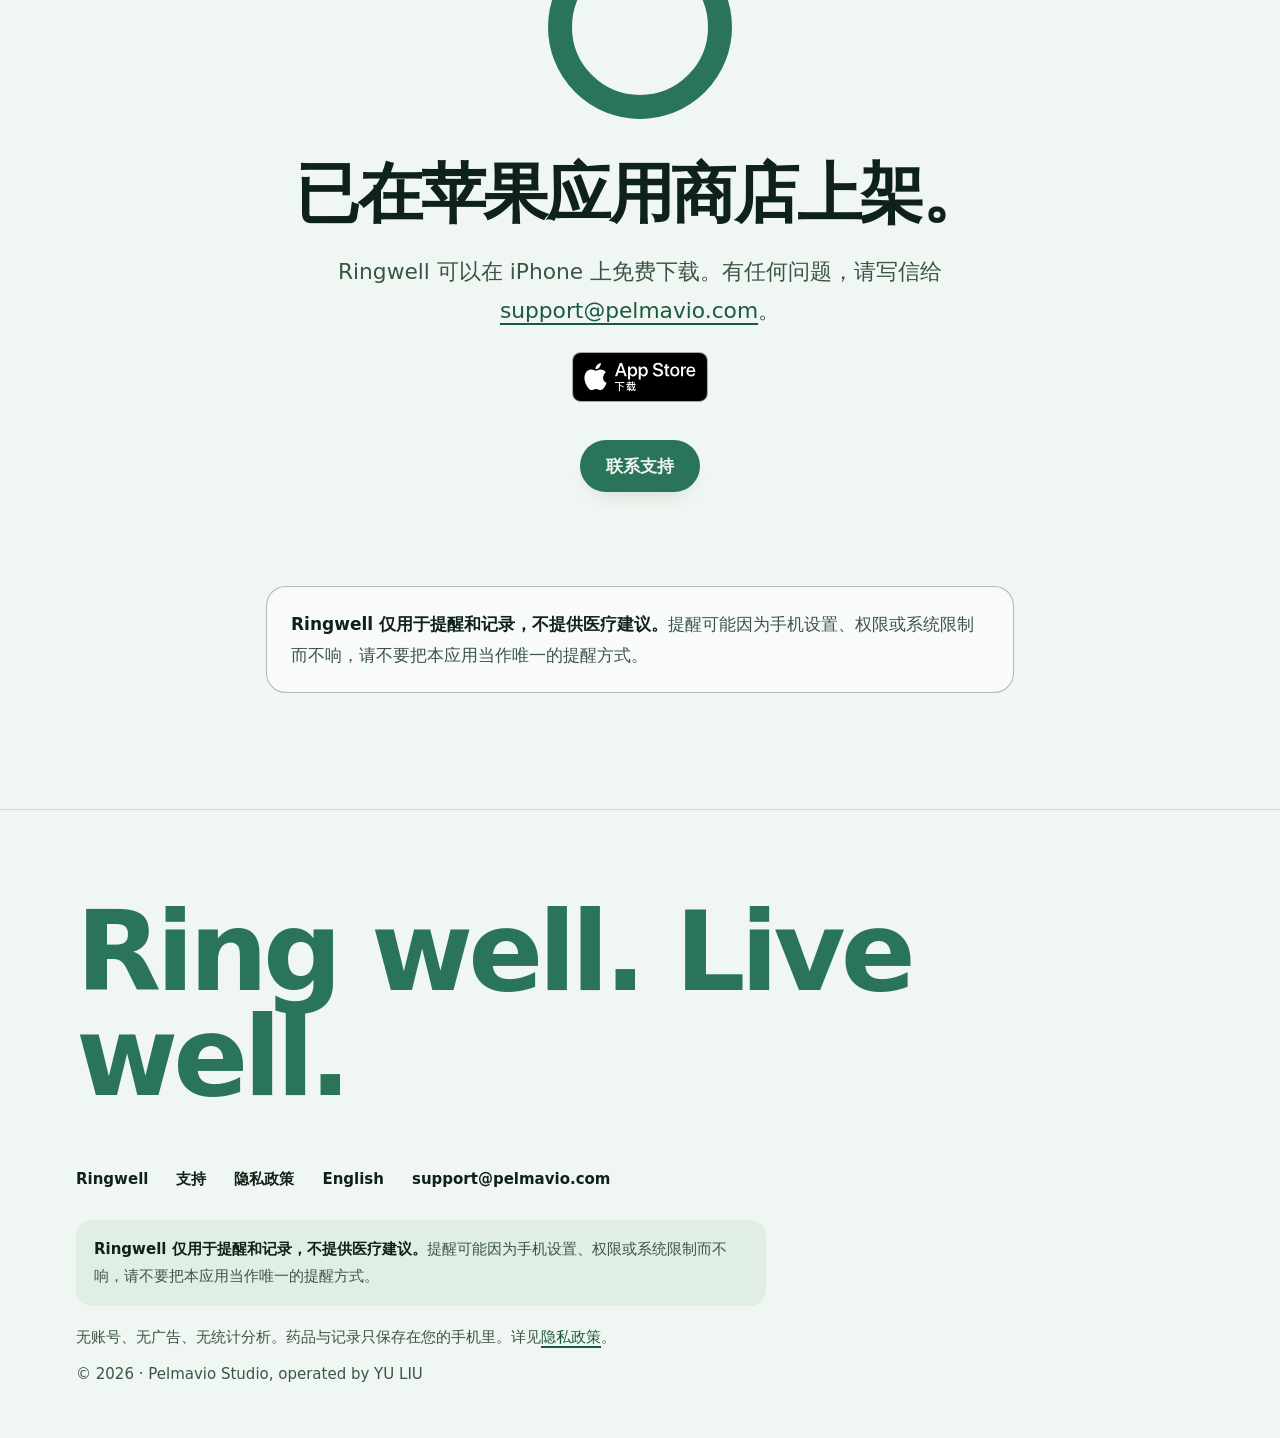
<file: ringwell/zh/index.html>
<!doctype html>
<html lang="zh-CN">
<head>
<meta charset="utf-8">
<meta name="viewport" content="width=device-width,initial-scale=1">
<title>Ringwell：用药提醒</title>
<meta name="description" content="Ringwell：用药提醒：说一句话，设好用药闹钟。把药方说一遍，念给您听，您确认，到点像闹钟一样响。药品数据只留在您的手机里。">
<meta name="apple-itunes-app" content="app-id=6824711765">
<meta name="color-scheme" content="light dark">
<meta name="theme-color" content="#F0F6F1" media="(prefers-color-scheme: light)">
<meta name="theme-color" content="#09110D" media="(prefers-color-scheme: dark)">
<meta property="og:type" content="website">
<meta property="og:site_name" content="Pelmavio Studio">
<meta property="og:title" content="Ringwell：用药提醒">
<meta property="og:description" content="Ringwell：用药提醒：说一句话，设好用药闹钟。把药方说一遍，念给您听，您确认，到点像闹钟一样响。药品数据只留在您的手机里。">
<meta property="og:url" content="https://pelmavio.com/ringwell/zh/">
<meta property="og:locale" content="zh_CN">
<meta name="twitter:card" content="summary">
<link rel="canonical" href="https://pelmavio.com/ringwell/zh/">
<link rel="icon" href="data:image/svg+xml,%3Csvg xmlns='http://www.w3.org/2000/svg' viewBox='0 0 32 32'%3E%3Crect width='32' height='32' rx='8' fill='%232A7559'/%3E%3Ccircle cx='16' cy='16' r='7' fill='none' stroke='%23F4FBF7' stroke-width='4'/%3E%3C/svg%3E">
<link rel="alternate" hreflang="en" href="https://pelmavio.com/ringwell/">
<link rel="alternate" hreflang="zh-CN" href="https://pelmavio.com/ringwell/zh/">
<link rel="alternate" hreflang="x-default" href="https://pelmavio.com/ringwell/">
<link rel="stylesheet" href="../../assets/style.css">
<link rel="stylesheet" href="../../assets/gallery.css">
<script src="../../assets/ringwell.js"></script>
</head>
<body class="rw">
<a class="skip" href="#main">跳到正文</a>
<header class="top over"><div class="wrap">
<a class="logo" href="../../zh/" aria-label="Pelmavio Studio"><svg viewBox="0 0 32 32" width="26" height="26" aria-hidden="true" focusable="false"><circle cx="16" cy="16" r="10.5"/></svg><span>Pelmavio</span></a>
<nav aria-label="主导航"><a class="hide-s" href="#story">怎么用</a><a class="hide-s" href="#privacy">隐私</a><a class="lang" href="../../ringwell/" hreflang="en" lang="en">English</a></nav>
</div></header>
<main id="main">

<section class="story" id="story" aria-labelledby="top-h">
<div class="stage" data-act="0" data-screen="listen">
<div class="caps">
<div class="cap cap0">
<h1 id="top-h"><span class="nb">说一句话，</span><span class="nb">设好用药闹钟</span></h1>
<p class="sub">把药方说一遍，全部设好。</p>
<p class="cap-soon"><a class="store" href="https://apps.apple.com/app/id6824711765"><picture><source srcset="../../assets/badges/app-store-white-zh.svg" media="(prefers-color-scheme: dark)"><img src="../../assets/badges/app-store-black-zh.svg" alt="在 App Store 下载" width="150" height="50"></picture></a></p>
</div>
<div class="say">
<p class="sr">示例：“每天早晚饭后吃两片常用药，吃五天。”</p>
<div class="voice" aria-hidden="true"><span class="mic"><svg viewBox="0 0 24 24" focusable="false"><rect x="9" y="3" width="6" height="11" rx="3"/><path d="M5.5 11.5a6.5 6.5 0 0 0 13 0M12 18v3"/></svg></span><span class="wave"><i style="--h:.3"></i><i style="--h:.5"></i><i style="--h:.8"></i><i style="--h:.45"></i><i style="--h:.95"></i><i style="--h:.6"></i><i style="--h:.35"></i><i style="--h:.7"></i><i style="--h:1"></i><i style="--h:.55"></i><i style="--h:.4"></i><i style="--h:.75"></i><i style="--h:.5"></i><i style="--h:.9"></i><i style="--h:.65"></i><i style="--h:.3"></i><i style="--h:.55"></i><i style="--h:.85"></i><i style="--h:.4"></i><i style="--h:.6"></i><i style="--h:.3"></i><i style="--h:.45"></i><i style="--h:.2"></i><i style="--h:.3"></i></span></div>
<p class="sentence" aria-hidden="true"><span class="nw"><span class="w q" style="--i:0">“</span><span class="phr" data-f="time" data-tag="时间"><span class="w" style="--i:0">每天</span><span class="w" style="--i:1">早晚</span></span></span><span class="phr" data-f="timing" data-tag="时机"><span class="w" style="--i:2">饭后</span></span><span class="w" style="--i:3">吃</span><span class="phr" data-f="dose" data-tag="剂量"><span class="w" style="--i:4">两片</span></span><span class="nw"><span class="phr" data-f="med" data-tag="药名"><span class="w" style="--i:5">常用药</span></span><span class="w q" style="--i:5">，</span></span><span class="nw"><span class="phr" data-f="course" data-tag="疗程"><span class="w" style="--i:6">吃五天</span></span><span class="w q" style="--i:6">。”</span></span></p>
</div>
<div class="cap cap1">
<h2>一句话，就是整张药方。</h2>
<p>药名、剂量、时机、时间和疗程，一口气说出来。Ringwell 替您把表单填好。</p>
</div>
<div class="cap cap2">
<h2>念给您听，您确认才保存。</h2>
<p>Ringwell 把安排念一遍给您听。哪里不对可以改，您确认之前不会保存。</p>
</div>
<div class="cap cap3">
<h2>到点，真闹钟会响。</h2>
<p>不是静悄悄的通知，而是用 Apple AlarmKit 设的系统闹钟（需要 iOS 26 及以上）。在您标记为已完成之前，每隔 5 分钟会再响一次，最多再响 11 次。</p>
<p class="stopnote"><strong>“停止”只会关掉铃声，</strong>不会记为已完成。</p>
<ol class="chain" aria-hidden="true"><li></li><li></li><li></li><li></li><li></li><li></li><li></li><li></li><li></li><li></li><li></li><li></li></ol>
<p class="status" aria-hidden="true"><span class="st1">8:00 &middot; 正在响铃</span><span class="st2">已停止，还没完成。</span><span class="st3">8:05 &middot; 再次响铃，第 2/12 次</span></p>
</div>
<div class="cap cap4">
<h2>标记为已完成，才算记下。</h2>
<p>“标记为已完成”和“停止”是分开的两步。标记之后这一次就记录好了，后面的铃声也不再响。一天一天，这一周慢慢填满。</p>
</div>
</div>

<div class="device">
<div class="dial" aria-hidden="true">
<svg viewBox="0 0 100 100" focusable="false"><circle class="track" cx="50" cy="50" r="46" pathLength="1"/><circle class="close" cx="50" cy="50" r="46" pathLength="1"/>
<g class="dots"><circle style="--i:0" cx="50" cy="4" r="1.9"/><circle style="--i:1" cx="73" cy="10.16" r="1.9"/><circle style="--i:2" cx="89.84" cy="27" r="1.9"/><circle style="--i:3" cx="96" cy="50" r="1.9"/><circle style="--i:4" cx="89.84" cy="73" r="1.9"/><circle style="--i:5" cx="73" cy="89.84" r="1.9"/><circle style="--i:6" cx="50" cy="96" r="1.9"/><circle style="--i:7" cx="27" cy="89.84" r="1.9"/><circle style="--i:8" cx="10.16" cy="73" r="1.9"/><circle style="--i:9" cx="4" cy="50" r="1.9"/><circle style="--i:10" cx="10.16" cy="27" r="1.9"/><circle style="--i:11" cx="27" cy="10.16" r="1.9"/></g>
<g class="lbl"><text x="53.6" y="3">8:00</text><text x="76.6" y="9">8:05</text><text x="23.4" y="9" text-anchor="end">8:55</text></g></svg>
<div class="ripples"><i></i><i></i><i></i></div>
</div>
<div class="phone" aria-hidden="true">
<div class="scr s-listen">
<div class="ui-pad">
<p class="ui-date">10月20日 周二</p>
<p class="ui-title">正在听&hellip;</p>
<p class="ui-trans"><span class="w" style="--i:0">每天</span><span class="w" style="--i:1">早晚</span><span class="w" style="--i:2">饭后</span><span class="w" style="--i:3">吃</span><span class="w" style="--i:4">两片</span><span class="w" style="--i:5">常用药，</span><span class="w" style="--i:6">吃五天。</span></p>
<div class="ui-wave"><i></i><i></i><i></i><i></i><i></i><i></i><i></i><i></i><i></i><i></i><i></i><i></i><i></i><i></i></div>
<span class="ui-mic"><svg viewBox="0 0 24 24" focusable="false"><rect x="9" y="3" width="6" height="11" rx="3"/><path d="M5.5 11.5a6.5 6.5 0 0 0 13 0M12 18v3"/></svg></span>
<span class="ui-btn ui-ghost">说完了</span>
</div>
</div>
<div class="scr s-confirm">
<div class="ui-pad">
<p class="ui-back"><svg viewBox="0 0 24 24" focusable="false"><path d="M15 5l-7 7 7 7"/></svg>返回</p>
<p class="ui-title">请确认</p>
<p class="ui-sub">说错了可以改</p>
<div class="ui-card ui-rb"><p class="ui-thinking">正在理解&hellip;</p><p class="ui-readback"><span style="--k:0">每天 8:00 和 20:00，</span><span style="--k:1">饭后，</span><span style="--k:2">用药：常用药 2 片，</span><span style="--k:3">到 10 月 24 日。</span><span style="--k:4">对吗？</span></p><p class="ui-row2"><span class="ui-btn ui-soft"><svg viewBox="0 0 24 24" focusable="false"><rect x="5" y="5" width="14" height="14" rx="2"/></svg>停止</span><span class="ui-btn ui-soft"><svg viewBox="0 0 24 24" focusable="false"><path d="M20 11a8 8 0 0 0-14.3-4.9M4 4v4h4M4 13a8 8 0 0 0 14.3 4.9M20 20v-4h-4"/></svg>重说</span></p></div>
<dl class="ui-fields"><div data-f="med"><dt>药名</dt><dd>常用药</dd></div><div data-f="dose"><dt>剂量</dt><dd>2 片</dd></div><div data-f="timing"><dt>时机</dt><dd>饭后</dd></div><div data-f="time"><dt>时间</dt><dd>8:00、20:00</dd></div><div data-f="course"><dt>疗程</dt><dd>5 天，到 10 月 24 日</dd></div></dl>
<span class="ui-btn ui-solid ui-save"><svg viewBox="0 0 24 24" focusable="false"><path d="M5 12.5l4.5 4.5L19 7.5"/></svg>对，保存</span>
</div>
<p class="ui-toast"><svg viewBox="0 0 24 24" focusable="false"><path d="M5 12.5l4.5 4.5L19 7.5"/></svg>已设置提醒</p>
</div>
<div class="scr s-alarm">
<div class="ui-lock">
<p class="ui-lockdate">10月20日 星期二</p>
<p class="ui-locktime"><span class="t1">8:00</span><span class="t2">8:05</span></p>
<div class="ui-alert">
<p class="ui-alert-h"><span class="ui-appicon"><svg viewBox="0 0 32 32" focusable="false"><circle cx="16" cy="16" r="8"/></svg></span><span class="n1">常用药</span><span class="n2">常用药 &middot; 第2/12次</span></p>
<span class="ui-stop"><svg viewBox="0 0 24 24" focusable="false"><circle cx="12" cy="12" r="9"/><rect x="9" y="9" width="6" height="6" rx="1"/></svg>停止</span>
</div>
</div>
</div>
<div class="scr s-dose">
<div class="ui-pad">
<p class="ui-back"><svg viewBox="0 0 24 24" focusable="false"><path d="M15 5l-7 7 7 7"/></svg>返回</p>
<p class="ui-title">确认用药</p>
<p class="ui-warn"><svg viewBox="0 0 24 24" focusable="false"><path d="M12 4l9 16H3z"/><path d="M12 10v4M12 17v.5"/></svg>闹钟上的“停止”只会关闭铃声，不会记为已完成。</p>
<div class="ui-card ui-plain">
<p class="ui-dose-h">8:00 &middot; 常用药</p>
<p class="ui-dose-s">2 片 &middot; 饭后</p>
<p class="ui-state"><span class="pend"><i></i>待完成</span><span class="done"><i><svg viewBox="0 0 24 24" focusable="false"><path d="M6 12.5l4 4L18 8"/></svg></i>已完成</span></p>
<span class="ui-btn ui-solid ui-mark"><svg viewBox="0 0 24 24" focusable="false"><path d="M5 12.5l4.5 4.5L19 7.5"/></svg>标记为已完成</span>
<span class="ui-btn ui-line">跳过这次</span>
</div>
</div>
</div>
<div class="scr s-week">
<div class="ui-pad">
<p class="ui-title ui-big">记录</p>
<p class="ui-sub">本周</p>
<p class="ui-seg"><span class="on">周</span><span>月</span></p>
<p class="ui-range">10月19日 &ndash; 10月25日</p>
<div class="ui-card ui-sum"><p>这周到目前为止，10次用药都完成了。</p></div>
<ol class="ui-days zh-week"><li class="none"><b>周一</b><i></i><small>&ndash;</small></li><li style="--d:1"><b>周二</b><i><svg viewBox="0 0 24 24" focusable="false"><path d="M6 12.5l4 4L18 8"/></svg></i><small>2/2</small></li><li style="--d:2"><b>周三</b><i><svg viewBox="0 0 24 24" focusable="false"><path d="M6 12.5l4 4L18 8"/></svg></i><small>2/2</small></li><li style="--d:3"><b>周四</b><i><svg viewBox="0 0 24 24" focusable="false"><path d="M6 12.5l4 4L18 8"/></svg></i><small>2/2</small></li><li style="--d:4"><b>周五</b><i><svg viewBox="0 0 24 24" focusable="false"><path d="M6 12.5l4 4L18 8"/></svg></i><small>2/2</small></li><li style="--d:5"><b>周六</b><i><svg viewBox="0 0 24 24" focusable="false"><path d="M6 12.5l4 4L18 8"/></svg></i><small>2/2</small></li><li class="future"><b>周日</b><i></i><small>&nbsp;</small></li></ol>
<p class="ui-hl-h">小结</p>
<p class="ui-hl"><span>全部完成的天数</span><b>5 / 5天</b></p>
</div>
</div>
</div>
</div>

<a class="skipstory" href="#screens">跳过演示<svg viewBox="0 0 24 24" aria-hidden="true" focusable="false"><path d="M12 5v14M6 13l6 6 6-6"/></svg></a>
<nav class="rail" aria-label="演示步骤"><ol><li><a href="#story" data-go="0">说</a></li><li><a href="#story" data-go="1">听懂</a></li><li><a href="#story" data-go="2">确认</a></li><li><a href="#story" data-go="3">响铃</a></li><li><a href="#story" data-go="4">完成</a></li></ol></nav>
<p class="sample">画面为示例数据。</p>
</div>
</section>

<section class="shots" id="screens" aria-labelledby="shots-h">
<div class="wrap">
<h2 id="shots-h">看看 App 里面</h2>
<p class="lead">iPhone 真机截图，Ringwell 1.0。</p>
<ul class="shot-list" aria-label="截图">
<li><figure><picture><source type="image/webp" srcset="../../assets/shots/rw-zh-voice.webp"><img src="../../assets/shots/rw-zh-voice.png" width="540" height="1168" alt="Ringwell 语音页：中间是麦克风按钮，下方列出可以说的话，例如“我吃过药了”，底部有“说完了”“重新开始”“手动输入”。" loading="lazy" decoding="async"></picture><figcaption>说一句话，自动整理</figcaption></figure></li>
<li><figure><picture><source type="image/webp" srcset="../../assets/shots/rw-zh-today.webp"><img src="../../assets/shots/rw-zh-today.png" width="540" height="1168" alt="Ringwell 今天页：圆环显示下一次是晚上 8:00 的维生素 D，下方是“标记已完成”按钮和今天的安排。" loading="lazy" decoding="async"></picture><figcaption>今天该用什么药，一眼看清</figcaption></figure></li>
<li><figure><picture><source type="image/webp" srcset="../../assets/shots/rw-zh-meds.webp"><img src="../../assets/shots/rw-zh-meds.png" width="540" height="1168" alt="Ringwell 药品页：阿莫西林 2 片，饭后，上午 8:00 和晚上 8:00；维生素 D 1 粒，晚上 8:00。" loading="lazy" decoding="async"></picture><figcaption>每种药各有各的时间</figcaption></figure></li>
<li><figure><picture><source type="image/webp" srcset="../../assets/shots/rw-zh-history.webp"><img src="../../assets/shots/rw-zh-history.png" width="540" height="1168" alt="Ringwell 记录页（本周）：已完成 9 次，跳过 1 次，每天一个日环。" loading="lazy" decoding="async"></picture><figcaption>完成情况，一目了然</figcaption></figure></li>
</ul>
</div>
</section>

<section class="record" id="record" aria-labelledby="rec-h">
<div class="wrap record-in">
<div class="record-copy">
<h2 id="rec-h">每次用药，都有记录。</h2>
<p class="lead">一周的情况放在同一屏，每天一个圆圈，哪几天做完了，一目了然。</p>
<dl class="facts"><div><dt>事后补记</dt><dd>没有确认的几次会列出来；如果您吃过了，可以在这里补上。</dd></div><div><dt>停止不等于完成</dt><dd>关掉闹钟从来不算已用药，只有您自己才能标记为已完成。</dd></div></dl>
</div>
<figure class="shot">
<div class="shot-ring" aria-hidden="true"><svg viewBox="0 0 100 100" focusable="false"><circle cx="50" cy="50" r="48" pathLength="1"/></svg></div>
<div class="frame"><div class="hist" role="img" aria-label="Ringwell 本周记录页面：8 次用药完成了 7 次。周二、周三、周五全部完成，周四完成 1/2，周四没确认的那一次列在“待补记”里。">
<div class="ui-pad">
<p class="ui-hd"><span class="ui-title ui-big">记录</span><svg viewBox="0 0 24 24" focusable="false"><circle cx="12" cy="12" r="9"/><path d="M12 11v5.5M12 7.6v.4"/></svg></p>
<p class="ui-sub">本周</p>
<p class="ui-seg"><span class="on">周</span><span>月</span></p>
<p class="ui-nav"><i><svg viewBox="0 0 24 24" focusable="false"><path d="M15 5l-7 7 7 7"/></svg></i><span>10月19日 &ndash; 10月25日</span><i><svg viewBox="0 0 24 24" focusable="false"><path d="M9 5l7 7-7 7"/></svg></i></p>
<p class="ui-chips"><span class="on"><svg viewBox="0 0 24 24" focusable="false"><path d="M5 12.5l4.5 4.5L19 7.5"/></svg>全部药品</span><span>常用药</span></p>
<div class="ui-card ui-sum2"><p class="b">这周到目前为止，完成了8次中的7次。</p><p>未确认1次（分布在1天，见下方）。</p></div>
<ol class="ui-week"><li class="none"><b>周一</b><i></i><small>&nbsp;</small></li><li class="ok" style="--d:0"><b>周二</b><i><svg viewBox="0 0 24 24" focusable="false"><path d="M6 12.5l4 4L18 8"/></svg></i><small>2/2</small></li><li class="ok" style="--d:1"><b>周三</b><i><svg viewBox="0 0 24 24" focusable="false"><path d="M6 12.5l4 4L18 8"/></svg></i><small>2/2</small></li><li class="half" style="--d:2"><b>周四</b><i></i><small>1/2</small></li><li class="ok today" style="--d:3"><b>周五</b><i><svg viewBox="0 0 24 24" focusable="false"><path d="M6 12.5l4 4L18 8"/></svg></i><small>2/2</small></li><li class="fut"><b>周六</b><i></i><small>&nbsp;</small></li><li class="fut"><b>周日</b><i></i><small>&nbsp;</small></li></ol>
<p class="ui-rv-h">待补记</p>
<div class="ui-rv"><span class="ui-miss"><svg viewBox="0 0 24 24" focusable="false"><path d="M7 7l10 10M17 7L7 17"/></svg></span><span class="ui-rv-t">10月22日 周四 · 1次<small>常用药</small></span><span class="ui-btn ui-soft">补记</span></div>
<p class="ui-hl-h">小结</p>
<p class="ui-hl"><span>全部完成的天数</span><b>3 / 4天</b></p>
</div></div></div>
<figcaption>按 App 的记录页面与文案还原，示例数据。</figcaption>
</figure>
</div>
</section>

<section class="vault" id="privacy" aria-labelledby="priv-h">
<div class="wrap">
<h2 id="priv-h">您的用药信息，只留在您的手机里。</h2>
<ul class="claims">
<li><b>只在手机上。</b><span>药品和服药记录只保存在您自己的设备上。</span></li>
<li><b>不收集数据。</b><span>没有服务器接收您的用药数据，没有广告，没有统计分析。</span></li>
<li><b>无需账号。</b><span>不用注册，打开就能说。</span></li>
</ul>
<p class="fine">语音输入使用 Apple 的系统语音识别。详见<a href="../../ringwell/privacy-zh/">隐私政策</a>。</p>
</div>
</section>

<section class="tongues" id="languages" aria-labelledby="lang-h">
<div class="wrap">
<h2 id="lang-h">中文、英文，都能说。</h2>
<div class="pair-say">
<p lang="zh-CN"><span>“每天早晚饭后吃两片常用药，吃五天。”</span><small>中文</small></p>
<p lang="en"><span>&ldquo;Two tablets of daily meds after meals, morning and evening, for five days.&rdquo;</span><small>English</small></p>
</div>
<dl class="spec"><div><dt>适用设备</dt><dd>仅限 iPhone，需要 iOS 26 或更高版本</dd></div><div><dt>闹钟</dt><dd>通过 AlarmKit 设置的系统闹钟</dd></div><div><dt>语言</dt><dd>中文和英文</dd></div></dl>
</div>
</section>

<section class="finale" id="soon" aria-labelledby="soon-h">
<div class="wrap">
<div class="bigring" aria-hidden="true"><svg viewBox="0 0 100 100" focusable="false"><circle cx="50" cy="50" r="40" pathLength="1"/></svg></div>
<h2 id="soon-h">已在苹果应用商店上架。</h2>
<p class="lead">Ringwell 可以在 iPhone 上免费下载。有任何问题，请写信给 <a href="mailto:support@pelmavio.com">support@pelmavio.com</a>。</p>
<p><a class="store" href="https://apps.apple.com/app/id6824711765"><picture><source srcset="../../assets/badges/app-store-white-zh.svg" media="(prefers-color-scheme: dark)"><img src="../../assets/badges/app-store-black-zh.svg" alt="在 App Store 下载" width="150" height="50"></picture></a></p>
<p><a class="go" href="../../ringwell/support-zh/">联系支持</a></p>
<div class="safety"><p><strong>Ringwell 仅用于提醒和记录，不提供医疗建议。</strong>提醒可能因为手机设置、权限或系统限制而不响，请不要把本应用当作唯一的提醒方式。</p></div>
</div>
</section>
</main>
<footer><div class="wrap">
<p class="tag" lang="en">Ring well. Live well.</p>
<nav class="links" aria-label="页脚"><a href="../../ringwell/zh/">Ringwell</a><a href="../../ringwell/support-zh/">支持</a><a href="../../ringwell/privacy-zh/">隐私政策</a><a href="../../ringwell/" hreflang="en" lang="en">English</a><a href="mailto:support@pelmavio.com">support@pelmavio.com</a></nav>
<p class="disc"><strong>Ringwell 仅用于提醒和记录，不提供医疗建议。</strong>提醒可能因为手机设置、权限或系统限制而不响，请不要把本应用当作唯一的提醒方式。</p>
<p>无账号、无广告、无统计分析。药品与记录只保存在您的手机里。详见<a href="../../ringwell/privacy-zh/">隐私政策</a>。</p>
<p>&copy; 2026 &middot; Pelmavio Studio, operated by YU LIU</p>
</div></footer>
</body>
</html>
</file>
<file: assets/style.css>
/* finesse · register=brand · A=mint-paper+forest+persimmon-signal · B=700/300 system display vs light voice
 * C=pinned-scrub-stage → hairline-list → bilingual-pair → centered-ring · D=css-springs(linear())+tiny-vanilla-physics
 * E=alarm-dial (12 marks = 1 ring + 11 re-rings, 5 min apart) · SOUL=8 SPECTACLE=7 DENSITY=4
 * Pelmavio / Ringwell v2. Same-origin only: no fonts, CDN, analytics or cookies. */

:root{
  --paper:#F0F6F1;--paper-2:#E1EEE5;--sheet:#F8FBF9;
  --ink:#0F2219;--ink-2:#3A5548;--ink-3:#5C786A;
  --line:rgba(15,34,25,.13);--line-2:rgba(15,34,25,.3);
  --green:#2A7559;--link:#1B5A42;--mint:#8FD1B1;--leaf:#CBEAD8;
  --forest:#0D2A1F;--forest-ink:#E6F4EB;--forest-2:#ABCFBB;--forest-line:rgba(230,244,235,.16);
  --signal:#EC5B2C;--signal-ink:#A3390F;--signal-glow:rgba(236,91,44,.2);
  --glass:rgba(240,246,241,.74);--shadow:rgba(13,42,31,.22);
  /* the app's own F1 light theme (app/src/ui/theme.ts) */
  --a-bg:#E9F4EE;--a-surface:#F4FAF6;--a-text:#25392F;--a-muted:#466056;--a-border:#CBE0D3;
  --a-primary:#2A7559;--a-on:#F4FBF7;--a-card:#DCF0E4;--a-card-b:#9CCDB4;--a-warn:#775110;
  --a-taken:#1F6F4C;--a-done:#B2DEC7;--a-soft:#EAF6EF;--a-bezel:#14201A;
  --a-outline:#5E8070;--a-band:#D3EBDD;--a-miss:#E9B04A;--a-on-miss:#2F2208;
  --edge:clamp(16px,5vw,56px);
  --spring:linear(0,.063,.193,.35,.508,.651,.777,.869,.937,.983,1.013,1.029,1.036,1.036,1.032,1.027,1.021,1.016,1.011,1.007,1.004,1.002,1,.999,.999);
  --bounce:linear(0,.078,.241,.436,.626,.791,.918,1.007,1.061,1.087,1.092,1.084,1.068,1.05,1.032,1.017,1.006,.998,.994,.992,.992,.992,.994,.996,.997,.999,1,1,1.001);
  --settle:cubic-bezier(.16,1,.3,1);
  --sans:-apple-system,BlinkMacSystemFont,"SF Pro Text","Segoe UI Variable Text","Segoe UI",system-ui,Roboto,"Helvetica Neue",Arial,"PingFang SC","Hiragino Sans GB","Microsoft YaHei",sans-serif;
  --display:-apple-system,BlinkMacSystemFont,"SF Pro Display","Segoe UI Variable Display","Segoe UI",system-ui,Roboto,"Helvetica Neue",Arial,"PingFang SC","Hiragino Sans GB","Microsoft YaHei",sans-serif;
  --round:ui-rounded,"SF Pro Rounded",-apple-system,BlinkMacSystemFont,"Segoe UI Variable Display","Segoe UI",system-ui,sans-serif;
  color-scheme:light dark;
}
:root:lang(zh){
  --sans:-apple-system,BlinkMacSystemFont,"PingFang SC","Hiragino Sans GB","Microsoft YaHei UI","Microsoft YaHei","Noto Sans CJK SC","Source Han Sans SC","Segoe UI",system-ui,sans-serif;
  --display:var(--sans);
}
@media (prefers-color-scheme:dark){:root{
  --paper:#09110D;--paper-2:#0F1A15;--sheet:#131E19;
  --ink:#E2EEE7;--ink-2:#A3BDB0;--ink-3:#7F9C8E;
  --line:rgba(226,238,231,.11);--line-2:rgba(226,238,231,.3);
  --green:#8FD1B1;--link:#9ADBBB;--leaf:#1C382B;
  --forest:#0F1D17;--forest-ink:#E6F4EB;--forest-2:#A3C6B3;--forest-line:rgba(230,244,235,.12);
  --signal:#FF7A49;--signal-ink:#FF9C76;--signal-glow:rgba(255,122,73,.26);
  --glass:rgba(15,26,21,.72);--shadow:rgba(0,0,0,.6);
  /* the app's own F1 dark theme */
  --a-bg:#141C18;--a-surface:#1B2520;--a-text:#C7D7CD;--a-muted:#98B0A3;--a-border:#2A3831;
  --a-primary:#8FD1B1;--a-on:#0E2119;--a-card:#223129;--a-card-b:#3C5649;--a-warn:#DDB26A;
  --a-taken:#7FCBA6;--a-done:#2D5742;--a-soft:#2A3B33;--a-bezel:#020504;
  --a-outline:#6D8A7B;--a-band:#203629;--a-miss:#DDB26A;--a-on-miss:#1E1A0C;
}}

/* ---------- base ---------- */
*,*::before,*::after{box-sizing:border-box}
html{-webkit-text-size-adjust:100%;text-size-adjust:100%;overflow-x:clip;scroll-padding-top:16px}
body{margin:0;background:var(--paper);color:var(--ink);font:400 1.0625rem/1.6 var(--sans);-webkit-font-smoothing:antialiased;overflow-x:clip;text-rendering:optimizeLegibility}
:lang(zh) body,body:lang(zh){line-height:1.8}
::selection{background:var(--mint);color:#0D2A1F}
img{max-width:100%;height:auto;display:block}
p{margin:0 0 1em;text-wrap:pretty}
a{color:var(--link);text-decoration-thickness:1.5px;text-underline-offset:.24em;transition:text-decoration-thickness .2s,color .2s}
a:hover{text-decoration-thickness:3px}
:focus-visible{outline:3px solid var(--green);outline-offset:3px;border-radius:8px}
h1,h2,h3{margin:0;font-family:var(--display);font-weight:700;text-wrap:balance;overflow-wrap:anywhere;min-width:0}
:lang(zh) :is(h1,h2,h3){letter-spacing:0;font-weight:600}
.wrap{width:100%;max-width:1240px;margin-inline:auto;padding-inline:var(--edge)}
.sr{position:absolute;width:1px;height:1px;overflow:hidden;clip-path:inset(50%);white-space:nowrap}
.skip{position:absolute;left:12px;top:-80px;z-index:60;background:var(--ink);color:var(--paper);padding:12px 18px;border-radius:999px;font-weight:700;text-decoration:none}
.skip:focus{top:12px}
svg{overflow:visible}

/* ---------- header ---------- */
.top{position:relative;z-index:20;padding:8px 0}
.top.over{position:absolute;inset:0 0 auto}
.top .wrap{display:flex;align-items:center;justify-content:space-between;gap:8px;max-width:1360px}
.logo{display:inline-flex;align-items:center;gap:9px;min-height:44px;color:var(--ink);text-decoration:none;font:700 1.1875rem/1 var(--display);letter-spacing:-.025em}
.logo svg{width:26px;height:26px;flex:none;transition:transform .6s var(--bounce)}
.logo circle{fill:none;stroke:var(--green);stroke-width:6}
.logo:hover svg{transform:rotate(90deg) scale(1.08)}
.top nav{display:flex;align-items:center;gap:2px}
.top nav a{display:inline-flex;align-items:center;min-height:44px;padding:0 13px;font-size:.9375rem;font-weight:600;color:var(--ink);text-decoration:none;border-radius:999px;white-space:nowrap;transition:background-color .2s,scale .35s var(--spring)}
.top nav a:hover{background:var(--line)}
.top nav a:active{scale:.96}
.top nav a.lang{margin-left:6px;padding:0 16px;border:1.5px solid var(--line-2)}
.top nav a.lang:hover{background:var(--ink);color:var(--paper)}
.hide-s{display:none!important}
@media (min-width:640px){.hide-s{display:inline-flex!important}}

/* ---------- pills / buttons ---------- */
.soon{display:inline-flex;align-items:center;gap:10px;min-height:42px;padding:7px 18px 7px 14px;border-radius:999px;border:1.5px dashed var(--line-2);font-weight:600;font-size:.9375rem;line-height:1.3;color:var(--ink);white-space:nowrap}
.soon i{width:9px;height:9px;border-radius:50%;background:var(--signal);flex:none;box-shadow:0 0 0 4px var(--signal-glow)}
.go{display:inline-flex;align-items:center;gap:10px;min-height:52px;padding:0 26px;border-radius:999px;background:var(--green);color:var(--paper);font-weight:700;text-decoration:none;white-space:nowrap;transition:scale .45s var(--spring),box-shadow .3s,background-color .2s;box-shadow:0 10px 24px -14px var(--shadow)}
.go:hover{box-shadow:0 16px 30px -14px var(--shadow);scale:1.02}
.go:active{scale:.97;transition-duration:.12s}
.store{display:inline-block;line-height:0}.store img{height:50px;width:auto}
.go .arrow{transition:translate .4s var(--spring)}
.go:hover .arrow{translate:4px 0}

/* =========================================================
   STORY. Default = static composition (no JS, reduced motion,
   short landscape screens). `.live` = pinned scroll demo.
   ========================================================= */
.story{position:relative;padding:112px 0 72px}
.stage{max-width:1280px;margin-inline:auto;padding-inline:var(--edge);display:grid;gap:56px}
.caps{display:flex;flex-direction:column;gap:56px;min-width:0}
.cap h1{font-size:clamp(2.5rem,1.2rem + 5vw,6rem);line-height:.96;letter-spacing:-.04em}
:lang(zh) .cap h1{font-size:clamp(2.25rem,1.2rem + 4.4vw,5.25rem);line-height:1.12}
.cap h2{font-size:clamp(1.875rem,1.2rem + 2.4vw,3.25rem);line-height:1.02;letter-spacing:-.032em;margin-bottom:.45em}
:lang(zh) .cap h2{line-height:1.2}
.cap p{color:var(--ink-2);font-size:clamp(1.0625rem,1rem + .3vw,1.25rem);max-width:34em}
.cap .sub{font-size:clamp(1.1875rem,1rem + .8vw,1.625rem);color:var(--ink);margin:.55em 0 .8em;font-weight:500;letter-spacing:-.01em}
.cap-soon{margin:0}
.stopnote strong{color:var(--ink)}
.status,.rail{display:none}
.chain{list-style:none;display:flex;gap:7px;padding:0;margin:4px 0 0;flex-wrap:wrap}
.chain li{width:14px;height:14px;border-radius:50%;border:1.5px solid var(--ink-3)}
.chain li:nth-child(-n+2){background:var(--signal);border-color:var(--signal)}
.sample{font-size:.875rem;color:var(--ink-3);margin:0}

/* the spoken sentence */
.say{min-width:0}
.voice{display:flex;align-items:center;gap:14px;margin-bottom:14px}
.mic{position:relative;width:46px;height:46px;flex:none;border-radius:50%;background:var(--green);color:var(--paper);display:grid;place-items:center}
.mic svg,.ui-mic svg{width:52%;height:52%;fill:none;stroke:currentColor;stroke-width:2.2;stroke-linecap:round}
.mic::after{content:"";position:absolute;inset:-6px;border-radius:50%;border:2px solid var(--green);opacity:0}
.wave{display:flex;align-items:center;gap:3px;height:40px;width:min(100%,250px)}
.wave i{flex:1;max-width:5px;height:100%;border-radius:3px;background:var(--green);transform:scaleY(var(--h,.4));transform-origin:center;will-change:transform}
.sentence{font:300 clamp(1.375rem,.85rem + 2.3vw,2.875rem)/1.42 var(--display);letter-spacing:-.022em;margin:0;color:var(--ink);max-width:22em}
:lang(zh) .sentence{font-weight:300;letter-spacing:.02em;line-height:1.6}
.w{display:inline-block;opacity:clamp(.14,calc(var(--say,99) - var(--i)),1);transform:translateY(calc(clamp(0,1 - (var(--say,99) - var(--i)),1) * .28em))}
.phr{position:relative;display:inline-block;white-space:nowrap;background:linear-gradient(var(--green),var(--green)) no-repeat 0 92%/calc(var(--g,1) * 100%) 2px}
.phr::after{content:attr(data-tag);position:absolute;left:0;top:calc(100% - .1em);font:600 max(11px,.3em)/1 var(--sans);letter-spacing:.01em;color:var(--green);opacity:var(--g,1);transform:translateY(calc((1 - var(--g,1)) * -6px));white-space:nowrap}

/* ---------- app UI, recreated (em-based, scales with each screen) ---------- */
.phone{display:grid;grid-template-columns:repeat(auto-fill,minmax(200px,1fr));gap:22px}
.scr{position:relative;container-type:inline-size;background:var(--a-bg);color:var(--a-text);aspect-ratio:1/2.08;border-radius:34px;border:7px solid var(--a-bezel);overflow:hidden;font-family:var(--sans);box-shadow:0 24px 48px -30px var(--shadow)}
.scr::before{content:"";position:absolute;z-index:3;left:50%;top:2.4%;width:30%;height:3.6%;translate:-50% 0;border-radius:99px;background:var(--a-bezel)}
.ui-pad{position:relative;height:100%;padding:3.3em 1.25em 1.2em;font-size:12px;font-size:4.7cqi;line-height:1.35;display:flex;flex-direction:column}
.ui-pad p{margin:0}
.ui-pad svg,.ui-lock svg{width:1.15em;height:1.15em;fill:none;stroke:currentColor;stroke-width:2.2;stroke-linecap:round;stroke-linejoin:round;flex:none}
.ui-date{font-size:1.5em;font-weight:700;letter-spacing:-.01em;margin-bottom:.9em!important}
.ui-title{font-size:1.65em;font-weight:700;letter-spacing:-.015em;line-height:1.15}
.ui-big{font-size:2.1em}
.ui-sub{color:var(--a-muted);font-size:.92em;margin-top:.15em!important}
.ui-back{display:flex;align-items:center;gap:.15em;color:var(--a-primary);font-weight:600;margin-bottom:.55em!important}
.ui-card{background:var(--a-card);border-radius:1.15em;padding:.95em;margin:.85em 0 .55em}
.ui-rb{display:grid}
.ui-rb>*{grid-area:1/1}
.ui-rb .ui-row2{grid-area:2/1}
.ui-thinking{display:none;color:var(--a-muted);font-weight:600}
.ui-readback{font-size:1.06em;font-weight:600;line-height:1.3}
.ui-readback span{opacity:clamp(.28,calc(var(--rb,9) - var(--k)),1)}
.ui-row2{display:grid;grid-template-columns:1fr 1fr;gap:.45em;margin-top:.75em!important}
.ui-btn{display:flex;align-items:center;justify-content:center;gap:.35em;border-radius:99em;font-weight:600;padding:.6em .7em;font-size:.9em;white-space:nowrap;transition:scale .35s var(--spring),background-color .3s,color .3s}
.ui-soft{background:var(--a-soft);color:var(--a-primary)}
.ui-solid{background:var(--a-primary);color:var(--a-on);font-size:1em;padding:.75em}
.ui-line{border:1.5px solid var(--a-primary);color:var(--a-primary)}
.ui-ghost{border:1.5px solid var(--a-card-b);color:var(--a-primary);margin:auto auto 0;padding:.6em 1.6em}
.ui-fields{margin:0}
.ui-fields div{border-top:1px solid var(--a-border);padding:.38em 0 .32em}
.ui-fields dt{font-size:.78em;color:var(--a-muted)}
.ui-fields dd{margin:0;font-weight:600;font-size:1.02em;line-height:1.25}
.ui-save{margin-top:auto}
.ui-toast{position:absolute;left:1.1em;right:1.1em;bottom:1.1em;border-radius:.9em;background:#25392F;color:#EEF6F1;padding:.75em .9em;font-weight:600;display:flex;gap:.45em;align-items:center;opacity:0;translate:0 1.4em;transition:opacity .3s,translate .6s var(--spring)}
.ui-toast{font-size:12px;font-size:4.4cqi;margin:0}
.ui-toast svg{width:1.15em;height:1.15em;fill:none;stroke:#8FD1B1;stroke-width:2.4;stroke-linecap:round;stroke-linejoin:round;flex:none}
.scr>.ui-toast{display:none}
.live .scr>.ui-toast{display:flex}
.ui-trans{font-size:1.28em;font-weight:500;line-height:1.35;margin-top:.5em!important;min-height:6.9em}
.ui-wave{display:flex;align-items:center;justify-content:center;gap:.28em;height:2.6em;margin:.6em 0}
.ui-wave i{width:.3em;height:100%;border-radius:1em;background:var(--a-primary);transform:scaleY(.25);transform-origin:center}
.ui-wave i:nth-child(3n){transform:scaleY(.6)}.ui-wave i:nth-child(4n+1){transform:scaleY(.85)}.ui-wave i:nth-child(5n+2){transform:scaleY(.45)}
.ui-mic{position:relative;width:4.3em;height:4.3em;border-radius:50%;background:var(--a-primary);color:var(--a-on);display:grid;place-items:center;margin:.4em auto 1em}
.ui-mic::before{content:"";position:absolute;inset:-.55em;border-radius:50%;border:.15em solid var(--a-primary);opacity:.35}
/* lock-screen alarm */
.ui-lock{position:absolute;inset:0;padding:3.6em 1em 1em;font-size:12px;font-size:4.7cqi;text-align:center;color:#F1F8F4;background:radial-gradient(120% 70% at 50% 18%,#2F6A52 0%,#163A2C 48%,#0A1C15 100%)}
.ui-lock p{margin:0}
.ui-lockdate{font-weight:600;font-size:.95em;opacity:.86}
.ui-locktime{display:grid;font:600 5.4em/1 var(--round);letter-spacing:-.02em;margin-top:.04em!important;font-variant-numeric:tabular-nums}
.ui-locktime span,.ui-alert-h .n1,.ui-alert-h .n2{grid-area:1/1;transition:opacity .35s,translate .5s var(--spring)}
.t2,.n2{opacity:0;translate:0 .3em}
.ui-alert{position:absolute;left:.75em;right:.75em;bottom:3.4em;border-radius:1.6em;padding:1em;text-align:left;background:rgba(240,248,244,.16);box-shadow:inset 0 1px 0 rgba(255,255,255,.18)}
.ui-alert-h{display:grid;grid-template-columns:auto 1fr;align-items:center;column-gap:.55em;font-weight:600;font-size:1.06em}
.ui-alert-h .n1,.ui-alert-h .n2{grid-area:1/2}
.ui-appicon{width:1.8em;height:1.8em;border-radius:.48em;background:#2A7559;display:grid;place-items:center}
.ui-appicon svg{width:1.3em;height:1.3em;stroke:#F4FBF7;stroke-width:4.5}
.ui-stop{margin-top:.85em;display:flex;align-items:center;justify-content:center;gap:.4em;padding:.75em;border-radius:99em;background:rgba(255,255,255,.24);font-weight:700;font-size:1.06em;transition:scale .3s var(--spring),background-color .3s}
/* dose confirm */
.ui-warn{display:flex;gap:.5em;align-items:flex-start;font-size:.86em;margin:.55em 0 .1em!important}
.ui-warn svg{color:var(--a-warn);margin-top:.1em}
.ui-plain{background:var(--a-surface);border:1px solid var(--a-border)}
.ui-dose-h{font-size:1.2em;font-weight:700}
.ui-dose-s{color:var(--a-muted);font-size:.92em}
.ui-state{display:grid;margin:.35em 0 .7em!important;font-weight:600}
.ui-state span{grid-area:1/1;display:flex;align-items:center;gap:.4em;transition:opacity .3s,scale .5s var(--bounce)}
.ui-state i{width:1.1em;height:1.1em;border-radius:50%;border:1.5px solid currentColor;display:grid;place-items:center}
.pend{color:var(--a-muted)}
.done{color:var(--a-taken);opacity:0;scale:.6;transform-origin:left center}
.done i{background:var(--a-taken);border-color:var(--a-taken);color:var(--a-on)}
.done svg{width:.85em;height:.85em;stroke-width:3}
.ui-mark{margin-bottom:.5em}
/* history week */
.ui-seg{display:grid;grid-template-columns:1fr 1fr;border:1.5px solid var(--a-primary);border-radius:99em;padding:.2em;margin-top:.8em!important;font-weight:600;text-align:center}
.ui-seg span{padding:.42em;border-radius:99em}
.ui-seg .on{background:var(--a-primary);color:var(--a-on)}
.ui-range{text-align:center;font-weight:600;margin:.9em 0 .6em!important}
.ui-days{list-style:none;padding:0;margin:.4em 0 0;display:grid;grid-template-columns:repeat(7,minmax(0,1fr));text-align:center}
.ui-days b{display:block;font-size:.76em;font-weight:500;color:var(--a-muted)}
.ui-days li:nth-child(3) b{font-weight:700;color:var(--a-text)}
.ui-days i{position:relative;display:grid;place-items:center;width:2.15em;height:2.15em;margin:.3em auto .2em;border-radius:50%;border:1.5px dashed var(--a-border)}
.ui-days i::after{content:"";position:absolute;inset:-1.5px;border-radius:50%;background:var(--a-done);border:2px solid var(--a-primary);scale:var(--on);transition:scale .55s var(--bounce)}
.ui-days li{--on:clamp(0,calc(var(--days,9) - var(--d,0) + 1),1)}
.ui-days svg{position:relative;z-index:1;width:1.1em;height:1.1em;stroke-width:2.6;color:var(--a-text);opacity:var(--on);transition:opacity .3s .1s}
.ui-days small{font-size:.7em;color:var(--a-muted);opacity:var(--on);transition:opacity .3s}
.ui-days .none i{border:0}
.ui-days .none i::after{inset:auto;width:.8em;height:2px;border:0;border-radius:2px;background:var(--a-muted);scale:1}
.ui-days .none small{opacity:0}
.ui-sum{border:1px solid var(--a-card-b);margin:.2em 0 .7em;font-size:1.06em;font-weight:600;line-height:1.3;transition:opacity .4s,translate .7s var(--spring)}
.ui-hl-h{font-weight:700;font-size:1.1em;margin-top:1em!important;transition:opacity .4s,translate .7s var(--spring)}
.ui-hl{display:flex;justify-content:space-between;align-items:baseline;gap:.6em;margin-top:.45em!important;padding:.75em .85em;border-radius:.9em;background:var(--a-surface);border:1px solid var(--a-border);font-size:.9em;transition:opacity .4s .1s,translate .7s var(--spring) .1s}
.ui-hl span{color:var(--a-muted)}
.ui-hl b{font-size:1.15em;white-space:nowrap}
.live .stage :is(.ui-sum,.ui-hl,.ui-hl-h){opacity:0;translate:0 .8em}
.live [data-full] :is(.ui-sum,.ui-hl,.ui-hl-h){opacity:1;translate:0 0}

/* dial (live only), ripples */
.dial{display:none}
.device{min-width:0}

@media (min-width:900px){
  .stage{grid-template-columns:minmax(0,1fr) minmax(0,1fr);column-gap:64px;align-items:start}
  .phone{grid-template-columns:repeat(2,minmax(0,1fr))}
}
/* static phones (D-143): caption, then its screen */
@media (max-width:899px){
  .stage{display:flex;flex-direction:column;gap:0}
  .caps,.device,.phone{display:contents}
  .cap0{order:1}.say{order:2;margin-top:28px}.s-listen{order:3}
  .cap1{order:4}.cap2{order:5;margin-top:36px}.s-confirm{order:6}
  .cap3{order:7}.s-alarm{order:8}
  .cap4{order:9}.s-dose{order:10}.s-week{order:11}.sample{order:12;text-align:center}
  .phone .scr{width:min(84vw,330px);align-self:center;aspect-ratio:auto;margin:28px 0 64px}
  .scr .ui-pad{font-size:14px;font-size:5cqi;padding-bottom:1.6em}
  .phone .s-alarm{aspect-ratio:1/1.62}
  .phone .s-dose{margin-bottom:24px}
  .phone .ui-trans{min-height:0}
}

/* ---------------- LIVE: pinned, scroll-scrubbed demonstration ---------------- */
@media (prefers-reduced-motion:no-preference) and (min-height:520px){
  .live .story{height:600svh;padding:0}
  .live .stage{--say:0;--rb:0;--days:0;--lit:0;--p:0;position:sticky;top:0;height:100svh;max-width:none;padding:0;gap:0;overflow:hidden;align-items:stretch;
    --W:min(42svh,300px);--H:calc(var(--W) * 2.08)}
  .live .caps{display:grid;grid-template-rows:auto auto;align-content:center;gap:0;position:relative;z-index:4}
  .live .cap{grid-area:1/1;margin-top:0;opacity:0;transform:translateY(calc(var(--y,1) * 1.5rem));transition:opacity .45s ease,transform .8s var(--spring);pointer-events:none}
  .live :is(.cap2,.cap3,.cap4){grid-row:1/3;align-self:center}
  .live .say{grid-area:2/1;margin-top:clamp(18px,3.4svh,36px);transition:opacity .45s ease,transform .8s var(--spring)}
  .live .phr{--g:0}
  .live [data-act="0"] .cap0,.live [data-act="1"] .cap1,.live [data-act="2"] .cap2,.live [data-act="3"] .cap3,.live [data-act="4"] .cap4{opacity:1;transform:none;pointer-events:auto}
  .live :is([data-act="2"],[data-act="3"],[data-act="4"]) .say{opacity:0;transform:translateY(-1.5rem);pointer-events:none}
  .live [data-act="1"] .sentence{color:var(--ink-2)}
  .live .cap .chain{display:none}
  .live .status{display:grid;margin:1.1em 0 0;font-weight:600;font-size:clamp(.9375rem,.9rem + .3vw,1.0625rem)}
  .live .status span{grid-area:1/1;display:inline-flex;align-items:center;gap:.55em;opacity:0;translate:0 .4em;transition:opacity .3s,translate .5s var(--spring)}
  .live .status span::before{content:"";width:.6em;height:.6em;border-radius:50%;background:var(--signal);box-shadow:0 0 0 .3em var(--signal-glow)}
  .live .status .st2::before{background:transparent;border:2px solid var(--ink-3);box-shadow:none}
  .live [data-beat="10"] .st1,.live [data-beat="11"] .st2,.live [data-beat="12"] .st3{opacity:1;translate:0 0}

  /* device + phone frame */
  .live .device{position:relative;display:grid;place-items:center;min-height:0}
  .live .phone{display:block;position:relative;width:var(--W);height:var(--H);padding:calc(var(--W) * .034);border-radius:calc(var(--W) * .17);background:var(--a-bezel);
    box-shadow:0 0 0 1px rgba(255,255,255,.07) inset,0 40px 80px -40px var(--shadow),0 18px 36px -24px var(--shadow);z-index:2;
    transition:translate .9s var(--spring),scale .9s var(--spring)}
  .live .phone::after{content:"";position:absolute;z-index:3;left:50%;top:calc(var(--W) * .055);width:30%;height:calc(var(--W) * .085);translate:-50% 0;border-radius:99px;background:var(--a-bezel)}
  .live .stage{display:grid}
  .live .scr{position:absolute;inset:calc(var(--W) * .034);width:auto;margin:0;align-self:auto;aspect-ratio:auto;border:0;border-radius:calc(var(--W) * .14);box-shadow:none;opacity:0;scale:.965;transition:opacity .4s ease,scale .7s var(--spring)}
  .live .scr::before{display:none}
  .live [data-screen="listen"] .s-listen,.live [data-screen="confirm"] .s-confirm,.live [data-screen="alarm"] .s-alarm,.live [data-screen="dose"] .s-dose,.live [data-screen="week"] .s-week{opacity:1;scale:1}
  .live .s-confirm dd{opacity:0}
  .live .ui-readback{opacity:0;transition:opacity .4s}
  .live .ui-thinking{display:block;animation:think 1.4s ease-in-out infinite alternate}
  .live .ui-row2{opacity:0;transition:opacity .4s}
  .live [data-act="2"] .ui-readback,.live [data-act="2"] .ui-row2{opacity:1}
  .live [data-act="2"] .ui-thinking{display:none}
  .live [data-saved] .ui-save{scale:.95;background:var(--a-taken)}
  .live [data-saved] .ui-toast{opacity:1;translate:0 0}
  .live [data-stopped] .ui-stop{scale:.94;background:rgba(255,255,255,.4)}
  .live [data-second] .t1,.live [data-second] .n1{opacity:0;translate:0 -.3em}
  .live [data-second] .t2,.live [data-second] .n2{opacity:1;translate:0 0}
  .live [data-second] .ui-stop{scale:1;background:rgba(255,255,255,.24)}
  .live [data-marked] .ui-mark{scale:.95;background:var(--a-taken)}
  .live [data-marked] .pend{opacity:0;scale:.6}
  .live [data-marked] .done{opacity:1;scale:1}
  .live [data-ring="on"] .phone{animation:buzz 1.1s ease-in-out infinite}

  /* the dial: 12 marks = 1 ring + up to 11 re-rings, 5 minutes apart */
  .live .dial{display:block;position:absolute;left:50%;top:50%;width:var(--D);aspect-ratio:1;translate:-50% -50%;z-index:1;pointer-events:none}
  .live .dial svg{width:100%;height:100%;display:block;rotate:0deg}
  .live .dial circle{fill:none;vector-effect:non-scaling-stroke}
  .live .track{stroke:var(--line-2);stroke-width:1.25;stroke-dasharray:1;stroke-dashoffset:max(0,calc(1 - var(--p) / .5));transform:rotate(-90deg);transform-origin:50% 50%}
  .live .close{stroke:var(--green);stroke-width:3.5;stroke-linecap:round;stroke-dasharray:1;stroke-dashoffset:1;transform:rotate(-90deg);transform-origin:50% 50%;transition:stroke-dashoffset 1.6s var(--settle)}
  .live [data-marked] .close{stroke-dashoffset:0}
  .live .dots circle{--on:clamp(0,calc(var(--lit) - var(--i)),1);fill:var(--paper);fill:color-mix(in oklab,var(--signal) calc(var(--on) * 100%),var(--paper));stroke:var(--ink-3);stroke:color-mix(in oklab,var(--signal) calc(var(--on) * 100%),var(--ink-3));stroke-width:1.5;
    transform-box:fill-box;transform-origin:center;opacity:0;scale:.2;transition:opacity .35s calc(var(--i) * 35ms),scale .6s var(--bounce) calc(var(--i) * 35ms),fill .3s,stroke .3s}
  .live :is([data-act="3"],[data-act="4"]) .dots circle{opacity:1;scale:calc(1 + var(--on) * .35)}
  .live [data-marked] .dots circle:nth-child(n+3){opacity:.28;scale:.7}
  .live .lbl{font:600 3px var(--sans);fill:var(--ink-2);opacity:0;transition:opacity .4s .3s}
  .live :is([data-act="3"],[data-act="4"]) .lbl{opacity:1}
  .live .ripples{position:absolute;inset:0;display:grid;place-items:center}
  .live .ripples i{grid-area:1/1;width:62%;aspect-ratio:1;border-radius:50%;border:2px solid var(--signal);opacity:0}
  .live [data-ring="on"] .ripples i{animation:ripple 2.4s cubic-bezier(.2,.65,.3,1) infinite}
  .live [data-ring="on"] .ripples i:nth-child(2){animation-delay:.8s}
  .live [data-ring="on"] .ripples i:nth-child(3){animation-delay:1.6s}
  .live [data-speaking] .mic::after{animation:micpulse 1.2s ease-out infinite}

  /* ghosts: words that fly from the sentence into the form */
  .ghost{position:absolute;left:0;top:0;z-index:6;display:grid;white-space:nowrap;transform-origin:0 0;pointer-events:none;opacity:0;transition:opacity .25s;will-change:transform;line-height:1.25}
  .ghost span{grid-area:1/1}
  .g-a{font-family:var(--display);font-weight:300;letter-spacing:-.02em;color:var(--ink)}
  .g-b{font-family:var(--sans);font-weight:600;color:var(--a-text)}

  /* step rail: wayfinding + jump */
  .live .rail{display:block;position:absolute;z-index:8}
  .rail ol{list-style:none;margin:0;padding:0;display:flex;gap:2px;position:relative}
  .rail a{display:inline-flex;align-items:center;gap:8px;min-height:44px;padding:0 12px;border-radius:999px;font-size:.875rem;font-weight:600;color:var(--ink-3);text-decoration:none;transition:color .25s,background-color .25s,scale .35s var(--spring)}
  .rail a::before{content:"";width:7px;height:7px;border-radius:50%;background:currentColor;transition:scale .4s var(--bounce)}
  .rail a:hover{color:var(--ink);background:var(--line)}
  .rail a:active{scale:.95}
  .rail a[aria-current="step"]{color:var(--ink)}
  .rail a[aria-current="step"]::before{scale:1.6;background:var(--signal)}
  .live .sample{position:absolute;z-index:8;font-size:.8125rem}

  @media (min-width:900px){
    .live .stage{grid-template-columns:minmax(0,1fr) minmax(0,1fr);column-gap:clamp(24px,4vw,72px);padding:0 var(--edge);max-width:1440px;
      --H:min(76svh,640px,calc((50vw - 48px) / 1.18));--W:calc(var(--H) / 2.08);--D:calc(var(--H) * 1.17)}
    .live .caps{padding-top:56px;max-width:640px}
    .live .rail{left:var(--edge);bottom:clamp(14px,3svh,32px);margin-left:-12px}
    .live .sample{right:var(--edge);bottom:clamp(26px,3svh + 12px,44px)}
    .live .device::before{content:"";position:absolute;left:50%;top:50%;width:calc(var(--D) * .92);aspect-ratio:1;translate:-50% -50%;border-radius:50%;background:var(--paper-2);z-index:0}
  }
  /* phones (D-143): big phone in a window under the caption; ringwell.js sets --wt --cy --cs --D --dt (see README) */
  @media (max-width:899px){
    .live .story{height:560svh}
    .live .stage{grid-template-rows:auto;--W:min(92vw,360px);--H:calc(var(--W) * 2.08)}
    .live .caps{padding:60px var(--edge) 0;align-content:start}
    .live .caps::before{content:"";position:absolute;z-index:-1;left:0;right:0;top:0;height:100svh;background:linear-gradient(var(--paper) calc(100% - 22px),transparent);translate:0 calc(var(--wt,40svh) + 6px - 100svh);transition:translate .8s var(--spring);pointer-events:none}
    .live .stage::after{content:"";position:absolute;z-index:7;left:0;right:0;bottom:0;height:calc(84px + env(safe-area-inset-bottom));background:linear-gradient(transparent,var(--paper) 30px);pointer-events:none}
    .live .cap h1{font-size:min(10.4vw,6.2svh)}
    :lang(zh).live .cap h1,.live :lang(zh) .cap h1{font-size:min(9.4vw,5.6svh)}
    .live .cap .sub{font-size:min(5vw,2.9svh);margin:.4em 0 0}
    .live .cap-soon{display:none}
    .live .cap h2{font-size:min(7.4vw,4.4svh)}
    .live .cap p{font-size:min(4.2vw,2.5svh);margin-bottom:.5em;line-height:1.5}
    .live :is(.cap2,.cap3,.cap4){align-self:start}
    /* Ring: the stop note replaces the paragraph when Stop is pressed */
    .live .cap3{display:grid;grid-template-areas:"h" "b" "s"}
    .live .cap3>h2{grid-area:h}
    .live .cap3>p:first-of-type,.live .cap3>.stopnote{grid-area:b;transition:opacity .35s,translate .6s var(--spring)}
    .live .cap3>.stopnote{opacity:0;translate:0 .5em;font-size:min(4.8vw,2.8svh)}
    .live [data-stopped] .cap3>p:first-of-type{opacity:0;translate:0 -.5em}
    .live [data-stopped] .cap3>.stopnote{opacity:1;translate:0 0}
    .live .cap3>.status{grid-area:s;margin-top:.2em}
    .live .say{margin-top:min(2.4svh,18px)}
    .live .voice{margin-bottom:4px}
    .live .mic{width:34px;height:34px}
    .live .wave{height:26px}
    .live .sentence{font-size:min(5.7vw,3.3svh);line-height:1.62}
    .live .device{position:absolute;inset:0;display:block}
    .live .phone{position:absolute;left:50%;top:0;margin-left:calc(var(--W) / -2);transform-origin:50% 0;translate:0 var(--cy,44svh);scale:var(--cs,1);transition:none}
    .live .ready .phone{transition:translate .85s var(--spring),scale .85s var(--spring)}
    .live :is(.ui-pad,.ui-lock){font-size:5.3cqi}
    .live .ui-toast{font-size:4.9cqi}
    .live .s-confirm :is(.ui-sub,.ui-back){display:none}
    .live .s-confirm .ui-title{margin-bottom:.1em}
    .live .ui-save{margin-top:.8em}
    .live .ui-days b{font-size:.94em}
    .live .ui-days small{font-size:.9em}
    .live .ui-fields dt{font-size:.86em}
    /* lock screen: alert under the clock */
    .live .ui-lock{padding-top:2.8em}
    .live .ui-locktime{font-size:4.8em}
    .live .ui-alert{position:relative;left:auto;right:auto;bottom:auto;margin:.9em -.2em 0}
    .live .dial{left:50%;top:0;width:var(--D,90vw);translate:-50% var(--dt,30svh);transform-origin:50% 0;opacity:0;scale:.92}
    .live .ready .dial{transition:opacity .5s,scale .9s var(--spring),translate .85s var(--spring)}
    .live :is([data-act="3"],[data-act="4"]) .dial{opacity:1;scale:1}
    .live [data-screen="week"] .dial{opacity:0}
    .live .lbl{font-size:4.6px}
    .live .ripples i{width:80%}
    .live .rail{left:50%;translate:-50% 0;bottom:max(10px,env(safe-area-inset-bottom));background:var(--glass);-webkit-backdrop-filter:blur(18px) saturate(1.6);backdrop-filter:blur(18px) saturate(1.6);border-radius:999px;padding:2px;box-shadow:0 8px 24px -14px var(--shadow),inset 0 0 0 1px var(--line)}
    .live .rail a{padding:0 9px;font-size:0;gap:0;min-width:36px;justify-content:center}
    .live .rail a::before{width:8px;height:8px}
    .live .rail a[aria-current="step"]{font-size:.8125rem;gap:7px;padding:0 12px}
    .live .sample{display:none}
  }
  /* skip link: after beat 0, or on focus */
  .live .skipstory{display:inline-flex;position:absolute;z-index:9;top:12px;right:var(--edge);opacity:0;pointer-events:none;translate:0 -6px;transition:opacity .3s,translate .5s var(--spring),background-color .2s}
  .live .stage:not([data-act="0"]) .skipstory{opacity:1;pointer-events:auto;translate:0 0}
  .live .skipstory:focus{opacity:1;pointer-events:auto;translate:0 0}
  .live [data-act="0"] .skipstory:focus{translate:0 calc(100svh - 184px)}
}
.skipstory{display:none;align-items:center;gap:6px;min-height:44px;padding:0 14px 0 16px;border-radius:999px;font-size:.875rem;font-weight:600;color:var(--ink);text-decoration:none;background:var(--glass);-webkit-backdrop-filter:blur(14px);backdrop-filter:blur(14px);box-shadow:inset 0 0 0 1px var(--line-2)}
.skipstory:hover{background:var(--line)}
.skipstory svg{width:16px;height:16px;fill:none;stroke:currentColor;stroke-width:2.2;stroke-linecap:round;stroke-linejoin:round}

@keyframes ripple{0%{transform:scale(.6);opacity:0}12%{opacity:.85}100%{transform:scale(1.32);opacity:0}}
@keyframes buzz{0%,100%{rotate:0deg}8%{rotate:-1.6deg}16%{rotate:1.6deg}24%{rotate:-1.1deg}32%{rotate:.8deg}40%{rotate:0deg}}
@keyframes micpulse{0%{transform:scale(.9);opacity:.7}100%{transform:scale(1.45);opacity:0}}
@keyframes think{from{opacity:.45}to{opacity:1}}

/* ---------- record ---------- */
.record{padding:clamp(72px,11vw,168px) 0;position:relative}
.record-in{display:grid;gap:56px;align-items:center}
.record h2,.vault h2,.tongues h2,.finale h2,.feature h2,.about h2{font-size:clamp(2.125rem,1.2rem + 3.6vw,4.5rem);line-height:1;letter-spacing:-.036em}
:lang(zh) :is(.record,.vault,.tongues,.finale,.feature,.about) h2{line-height:1.18}
.lead{font-size:clamp(1.125rem,1rem + .45vw,1.375rem);color:var(--ink-2);max-width:32em;margin-top:.9em}
.facts{display:grid;gap:0;margin:36px 0 0;max-width:34em}
.facts div{padding:16px 0;border-top:1px solid var(--line)}
.facts dt{font-weight:700;font-family:var(--display);font-size:1.125rem}
.facts dd{margin:4px 0 0;color:var(--ink-2)}
.shot{position:relative;margin:0;justify-self:center;width:min(88vw,360px);isolation:isolate}
.shot .frame{position:relative;border-radius:40px;padding:8px;background:var(--a-bezel);box-shadow:0 50px 90px -50px var(--shadow),0 20px 40px -28px var(--shadow)}
.shot-ring{position:absolute;left:50%;top:50%;width:150%;aspect-ratio:1;translate:-50% -50%;z-index:-1}
.shot-ring svg{width:100%;height:100%;display:block}
.shot-ring circle{fill:none;stroke:var(--green);stroke-width:1.5;vector-effect:non-scaling-stroke;stroke-dasharray:1;stroke-dashoffset:0;transform:rotate(-90deg);transform-origin:50% 50%}
.shot figcaption{margin-top:14px;text-align:center;font-size:.875rem;color:var(--ink-3)}
/* History, recreated live (D-143); .seen fills the week */
.hist{container-type:inline-size;background:var(--a-bg);color:var(--a-text);border-radius:32px;overflow:hidden;font-family:var(--sans)}
.hist .ui-pad{padding:1.5em 1.15em 1.3em;font-size:14px;font-size:5cqi;height:auto}
.hist .ui-hd{display:flex;align-items:center;justify-content:space-between}
.hist .ui-hd svg{width:1.6em;height:1.6em;color:var(--a-primary);stroke-width:2}
.hist .ui-seg{margin-top:.75em!important}
.ui-nav{display:flex;align-items:center;justify-content:space-between;margin:.7em 0 .1em!important;font-weight:600}
.ui-nav i{width:2.6em;height:2.6em;border-radius:50%;border:1.5px solid var(--a-primary);display:grid;place-items:center;color:var(--a-primary)}
.ui-chips{display:flex;gap:.45em;margin-top:.7em!important;white-space:nowrap;overflow:hidden}
.ui-chips span{display:inline-flex;align-items:center;gap:.3em;padding:.45em .85em;border-radius:99em;border:1.5px solid var(--a-outline);background:var(--a-surface);font-size:.92em}
.ui-chips .on{border:2px solid var(--a-primary);background:var(--a-soft);color:var(--a-primary);font-weight:700}
.ui-sum2{background:var(--a-band);border:1.5px solid var(--a-card-b);margin:.8em 0 .5em;padding:.85em 1em}
.ui-sum2 p{font-size:.9em;color:var(--a-text)}
.ui-sum2 .b{font-size:1.18em;font-weight:600;line-height:1.3;margin-bottom:.35em!important}
.ui-week{list-style:none;padding:0;margin:.5em 0 .3em;display:grid;grid-template-columns:repeat(7,minmax(0,1fr));text-align:center}
.ui-week li{--on:1}
.ui-week b{display:block;font-size:.8em;font-weight:500;color:var(--a-muted);white-space:nowrap}
.ui-week .today b{font-weight:700;color:var(--a-text)}
.ui-week i{position:relative;isolation:isolate;display:grid;place-items:center;width:2.3em;height:2.3em;margin:.35em auto .2em;border-radius:50%;overflow:hidden}
.ui-week i::before{content:"";position:absolute;inset:0;z-index:-1;border-radius:50%}
.ui-week svg{width:1.25em;height:1.25em;fill:none;stroke:currentColor;stroke-width:2.6;stroke-linecap:round;stroke-linejoin:round;opacity:var(--on)}
.ui-week .ok i{color:var(--a-on)}
.ui-week .ok i::before{background:var(--a-primary);scale:var(--on)}
.ui-week .today i{color:var(--a-text);box-shadow:inset 0 0 0 3px var(--a-primary)}
.ui-week .today i::before{background:var(--a-done)}
.ui-week .half i{box-shadow:inset 0 0 0 1.5px var(--a-primary)}
.ui-week .half i::before{right:50%;border-radius:0;background:var(--a-primary);scale:var(--on) 1;transform-origin:left center}
.ui-week .fut i{border:1.5px dashed var(--a-outline);opacity:.55}
.ui-week .none i::before{inset:auto;width:.9em;height:3px;border-radius:2px;background:var(--a-muted)}
.ui-week small{display:block;font-size:.78em;color:var(--a-muted);opacity:var(--on)}
.ui-rv-h{font-weight:700;font-size:1.12em;margin-top:.7em!important}
.ui-rv{display:flex;align-items:center;gap:.55em;margin-top:.45em;padding:.7em .8em;border-radius:.9em;background:var(--a-surface);border:1px solid var(--a-border)}
.ui-miss{width:1.6em;height:1.6em;flex:none;border-radius:50%;background:var(--a-miss);color:var(--a-on-miss);display:grid;place-items:center}
.ui-miss svg{width:1em;height:1em;stroke-width:3}
.ui-rv-t{flex:1;min-width:0;font-weight:600;line-height:1.3}
.ui-rv-t small{display:block;font-weight:400;color:var(--a-muted);font-size:.9em}
.ui-rv .ui-btn{border:1.5px solid var(--a-primary);font-size:.86em;padding:.5em .8em}
.hist .ui-hl-h{margin-top:.8em!important}
@media (prefers-reduced-motion:no-preference){
  .live .ui-week :is(.ok,.half) i::before{transition:scale .7s var(--bounce) calc(var(--d) * 140ms + 150ms)}
  .live .ui-week :is(svg,small){transition:opacity .4s calc(var(--d,0) * 140ms + 350ms)}
  .live .ui-week .today i{transition:box-shadow .5s calc(var(--d) * 140ms + 150ms)}
  .live .record:not(.seen) .ui-week :is(.ok,.half){--on:0}
  .live .record:not(.seen) .ui-week .today i{box-shadow:inset 0 0 0 1.5px var(--a-outline)}
  .live .ui-rv{transition:opacity .5s .85s,translate .7s var(--spring) .85s}
  .live .record:not(.seen) .ui-rv{opacity:0;translate:0 .6em}
}
@media (min-width:900px){.record-in{grid-template-columns:minmax(0,1.1fr) minmax(0,.9fr)}}
/* phones: History screen before the facts */
@media (max-width:899px){.record-in{gap:0}.record-copy{display:contents}.record h2{order:1}.record .lead{order:2}.record .shot{order:3;margin-top:clamp(40px,10vw,56px)}.record .facts{order:4;margin-top:clamp(40px,10vw,56px)}}

/* ---------- privacy vault: the one dark inversion ---------- */
.vault{position:relative;overflow:hidden;background:var(--forest);color:var(--forest-ink);padding:clamp(80px,11vw,168px) 0}
.vault::before{content:"";position:absolute;right:-18vw;top:50%;width:62vw;aspect-ratio:1;translate:0 -50%;border-radius:50%;border:1.5px solid var(--forest-line);pointer-events:none}
.vault .wrap{position:relative}
.vault h2{max-width:13em}
.claims{list-style:none;padding:0;margin:clamp(40px,6vw,80px) 0 0}
.claims li{display:grid;gap:8px;padding:clamp(22px,3vw,34px) 0;border-top:1px solid var(--forest-line)}
.claims b{font:700 clamp(2rem,1rem + 4.4vw,5rem)/1 var(--display);letter-spacing:-.04em}
:lang(zh) .claims b{font-weight:600;letter-spacing:0;line-height:1.15}
.claims span{color:var(--forest-2);font-size:clamp(1.0625rem,1rem + .3vw,1.25rem);max-width:28em}
.vault .fine{margin:28px 0 0;color:var(--forest-2)}
.vault a{color:var(--forest-ink)}
.vault :focus-visible{outline-color:var(--mint)}
@media (min-width:900px){.claims li{grid-template-columns:minmax(0,1.35fr) minmax(0,1fr);align-items:end;column-gap:48px}.claims span{padding-bottom:.4em}}
@media (prefers-color-scheme:dark){
  .vault{background:radial-gradient(90% 120% at 100% 50%,#16302A 0%,var(--forest) 60%);border-block:1px solid var(--line)}
  .vault::before{border-color:rgba(143,209,177,.28)}
}

/* ---------- two languages ---------- */
.tongues{padding:clamp(72px,11vw,160px) 0 clamp(40px,6vw,80px)}
.pair-say{display:grid;gap:0;margin:clamp(36px,5vw,64px) 0 0;border-top:1px solid var(--line)}
.pair-say p{margin:0;padding:clamp(24px,3vw,40px) 0;border-bottom:1px solid var(--line);display:flex;flex-direction:column;gap:14px}
.pair-say span{font:300 clamp(1.5rem,1rem + 2.2vw,2.75rem)/1.3 var(--display);letter-spacing:-.02em;color:var(--ink)}
.pair-say p:lang(zh) span{font-family:-apple-system,BlinkMacSystemFont,"PingFang SC","Hiragino Sans GB","Microsoft YaHei UI","Microsoft YaHei","Noto Sans CJK SC",sans-serif;letter-spacing:.02em;line-height:1.55}
.pair-say small{font-size:.875rem;font-weight:600;color:var(--green)}
@media (min-width:900px){.pair-say{grid-template-columns:1fr 1fr}.pair-say p{border-bottom:0;padding-right:40px}.pair-say p+p{border-left:1px solid var(--line);padding:clamp(24px,3vw,40px) 0 clamp(24px,3vw,40px) 40px}}
.spec{display:grid;gap:0;margin:clamp(40px,6vw,72px) 0 0}
.spec div{padding:16px 0;border-top:1px solid var(--line);display:grid;grid-template-columns:minmax(0,9em) minmax(0,1fr);gap:16px}
.spec dt{color:var(--ink-3);font-weight:600}
.spec dd{margin:0;font-weight:600}
@media (min-width:900px){.spec{grid-template-columns:repeat(3,minmax(0,1fr));column-gap:32px}.spec div{grid-template-columns:1fr;gap:4px}}

/* ---------- finale ---------- */
.finale{padding:clamp(56px,9vw,140px) 0 clamp(64px,9vw,140px);text-align:center}
.finale .wrap{display:flex;flex-direction:column;align-items:center}
.bigring{width:clamp(112px,18vw,200px);margin-bottom:28px;position:relative}
.bigring svg{width:100%;display:block}
.bigring circle{fill:none;stroke:var(--green);stroke-width:12;stroke-dasharray:1;stroke-dashoffset:0;transform:rotate(-90deg);transform-origin:50% 50%}
.bigring::after{content:"";position:absolute;left:50%;top:10%;width:9%;aspect-ratio:1;translate:-50% -50%;border-radius:50%;background:var(--signal);box-shadow:0 0 0 6px var(--signal-glow)}
.finale h2{max-width:12em}
.finale .lead{margin-inline:auto}
.finale .go{margin-top:12px}
.safety{margin:clamp(48px,6vw,80px) auto 0;max-width:44em;text-align:left;padding:22px 24px;border-radius:20px;background:var(--sheet);border:1px solid var(--line-2)}
.safety p{margin:0;color:var(--ink-2)}
.safety strong{color:var(--ink)}

/* ---------- footer ---------- */
footer{padding:clamp(56px,7vw,96px) 0 40px;border-top:1px solid var(--line);font-size:.9375rem;color:var(--ink-2)}
footer .tag{font:700 clamp(2.75rem,1rem + 7.4vw,8.5rem)/.95 var(--display);letter-spacing:-.045em;color:var(--green);margin:0 0 clamp(28px,4vw,48px)}
footer .links{display:flex;flex-wrap:wrap;gap:0 4px;margin:0 0 18px -12px}
footer .links a{display:inline-flex;align-items:center;min-height:44px;padding:0 12px;font-weight:600;color:var(--ink);text-decoration:none;border-radius:999px;transition:background-color .2s}
footer .links a:hover{background:var(--line)}
footer p{margin:0 0 10px}
footer .disc{max-width:46em;color:var(--ink-2);padding:16px 18px;border-radius:16px;background:var(--paper-2);margin-bottom:18px}
footer .disc strong{color:var(--ink)}

/* ---------- home (Pelmavio) ---------- */
.h-hero{position:relative;padding:clamp(120px,16vw,200px) 0 clamp(64px,9vw,120px);overflow:hidden}
.h-hero .wrap{position:relative}
.h-hero h1{font-size:clamp(2.75rem,1.2rem + 6.2vw,7.5rem);line-height:.94;letter-spacing:-.045em;max-width:9.5em;position:relative;z-index:1}
:lang(zh) .h-hero h1{font-size:clamp(2.375rem,1.2rem + 5vw,6rem);line-height:1.12;max-width:10em}
.h-hero .lead{position:relative;z-index:1;margin-top:1.1em}
/* narrow screens: decorative rings stay clear of text (the record ring hugs the phone, the privacy-band circle is dropped) */
@media (max-width:899px){.shot-ring{width:118%}.vault::before{display:none}.pair-say{grid-template-columns:minmax(0,1fr)}.pair-say span{overflow-wrap:anywhere}}
.feature{background:var(--forest);color:var(--forest-ink);padding:clamp(72px,10vw,150px) 0;overflow:hidden;position:relative}
.feature .wrap{display:grid;gap:56px;align-items:center}
.feature .name{font:600 1.0625rem/1 var(--display);letter-spacing:-.01em;color:var(--forest-2);margin:0 0 18px;display:inline-flex;align-items:center;gap:10px}
.feature .name svg{width:22px;height:22px}
.feature .name circle{fill:none;stroke:var(--mint);stroke-width:5}
.feature .lead{color:var(--forest-2)}
.feature .acts{display:flex;flex-wrap:wrap;align-items:center;gap:14px;margin-top:30px}
.feature .soon{border-color:var(--forest-line);color:var(--forest-ink)}
.feature .go{background:var(--mint);color:#0D2A1F}
.feature :focus-visible{outline-color:var(--mint)}
.feature .say-q{font:300 clamp(1.25rem,1rem + 1.2vw,1.875rem)/1.4 var(--display);letter-spacing:-.02em;margin:26px 0 0;color:var(--forest-ink);max-width:22em}
:lang(zh) .feature .say-q{letter-spacing:.02em;line-height:1.6}
.mini{position:relative;justify-self:center;width:min(76vw,420px);aspect-ratio:1;display:grid;place-items:center}
.mini .dialm{position:absolute;inset:0}
.mini .dialm svg{width:100%;height:100%;display:block}
.mini .dialm .tr{fill:none;stroke:var(--forest-line);stroke-width:1.2;vector-effect:non-scaling-stroke}
.mini .dialm .dt{fill:var(--forest);stroke:var(--forest-2);stroke-width:1.2;vector-effect:non-scaling-stroke}
.mini .dialm .dt.lit{fill:var(--signal);stroke:var(--signal)}
.mini .ripples{position:absolute;inset:0;display:grid;place-items:center}
.mini .ripples i{grid-area:1/1;width:58%;aspect-ratio:1;border-radius:50%;border:2px solid var(--signal);opacity:0}
.mini .scr{width:46%;font-size:inherit;border-width:5px;border-radius:26px;box-shadow:0 40px 60px -30px rgba(0,0,0,.6)}
@media (min-width:900px){.feature .wrap{grid-template-columns:minmax(0,1.1fr) minmax(0,.9fr)}}
.about{padding:clamp(72px,10vw,150px) 0}
.statement{font:500 clamp(1.5rem,1rem + 2vw,2.5rem)/1.3 var(--display);letter-spacing:-.022em;max-width:24em;margin:0}
:lang(zh) .statement{letter-spacing:.01em;line-height:1.6}
.principles{list-style:none;padding:0;margin:clamp(40px,6vw,80px) 0 0}
.principles li{display:grid;gap:6px;padding:clamp(20px,3vw,32px) 0;border-top:1px solid var(--line)}
.principles h3{font-size:clamp(1.75rem,1rem + 3vw,3.5rem);line-height:1;letter-spacing:-.035em}
.principles p{margin:0;color:var(--ink-2);font-size:1.125rem;max-width:30em}
@media (min-width:900px){.principles li{grid-template-columns:minmax(0,1fr) minmax(0,1.2fr);align-items:baseline;column-gap:48px}}

/* ---------- documents (privacy / support): body text untouched, shell restyled ---------- */
.doc-main{padding:clamp(28px,5vw,64px) 0 clamp(56px,8vw,112px)}
.doc-main .wrap{max-width:780px}
.back{display:inline-flex;align-items:center;gap:6px;min-height:44px;font-weight:700;text-decoration:none;margin-bottom:16px}
.back:hover{text-decoration:underline}
.doc-main h1{font-size:clamp(2.5rem,1.4rem + 4.4vw,4.75rem);line-height:1;letter-spacing:-.04em;margin-bottom:28px}
:lang(zh) .doc-main h1{line-height:1.15;letter-spacing:0}
.doc-main h2{font-size:clamp(1.3125rem,1.1rem + .8vw,1.75rem);line-height:1.2;margin:2.4em 0 .6em;padding-top:1.1em;border-top:1px solid var(--line);letter-spacing:-.02em}
:lang(zh) .doc-main h2{letter-spacing:0;line-height:1.35}
.doc-main .lead{font-size:1.1875rem;padding:16px 18px;border-radius:16px;background:var(--paper-2);margin:0 0 8px;max-width:none;color:var(--ink)}
.doc-main ul{padding-left:1.3em}
.doc-main li{margin-bottom:.4em}
.doc-main .note{padding:14px 16px;border-radius:14px;background:#F5E7B4;color:#2E2508;font-size:.9375rem}
.doc-main .ph{background:#F5E7B4;color:#2E2508;padding:0 .3em;border-radius:4px}
.doc-main .card{padding:18px 20px;border-radius:18px;background:var(--sheet);border:1px solid var(--line-2)}
.doc-main details{border-bottom:1px solid var(--line)}
.doc-main summary{cursor:pointer;display:flex;align-items:center;justify-content:space-between;gap:16px;min-height:60px;padding:14px 0;font-weight:700;font-family:var(--display);font-size:1.0625rem;list-style:none;border-radius:8px}
.doc-main summary::-webkit-details-marker{display:none}
.doc-main summary::after{content:"";width:11px;height:11px;border-right:2.5px solid var(--green);border-bottom:2.5px solid var(--green);rotate:45deg;flex:none;margin-right:6px;transition:rotate .45s var(--spring)}
.doc-main details[open] summary::after{rotate:-135deg}
.doc-main details p{padding:0 0 16px;margin:0;color:var(--ink-2)}
.doc-main table{width:100%;border-collapse:collapse;font-size:.9375rem;margin:14px 0 22px;line-height:1.5}
.doc-main th{text-align:left;font-family:var(--display);padding:10px 12px;background:var(--paper-2);border-bottom:2px solid var(--line-2)}
.doc-main td{padding:10px 12px;border-bottom:1px solid var(--line);vertical-align:top}
@media (max-width:640px){
  .doc-main table,.doc-main tbody,.doc-main tr,.doc-main td{display:block}
  .doc-main thead{position:absolute;left:-9999px}
  .doc-main tr{margin-bottom:12px;border:1px solid var(--line);border-radius:14px;background:var(--sheet);overflow:hidden}
  .doc-main td{border-bottom:1px solid var(--line);padding:8px 14px}
  .doc-main td:last-child{border-bottom:0}
  .doc-main td::before{content:attr(data-label);display:block;font-size:.8125rem;font-weight:700;color:var(--ink-3);margin-bottom:2px}
}

/* ---------- scroll-driven reveals (CSS only; static where unsupported) ---------- */
@media (prefers-reduced-motion:no-preference){
  @supports (animation-timeline:view()){
    .shot-ring circle,.bigring circle{animation:draw linear both;animation-timeline:view();animation-range:entry 10% cover 45%}
    .shot .frame{animation:rise linear both;animation-timeline:view();animation-range:entry 0% cover 35%}
    .claims b{animation:wipe linear both;animation-timeline:view();animation-range:entry 20% cover 38%}
    .principles h3{animation:wipe linear both;animation-timeline:view();animation-range:entry 20% cover 40%}
    .bigring::after{animation:popdot linear both;animation-timeline:view();animation-range:cover 30% cover 42%}
    footer .tag{animation:tag linear both;animation-timeline:view();animation-range:entry 0% cover 40%}
  }
  .io .shot-ring circle:not(.in),.io .bigring circle:not(.in){stroke-dashoffset:1}
  .io :is(.shot-ring circle,.bigring circle){transition:stroke-dashoffset 1.6s var(--settle)}
  .io .claims b:not(.in),.io .principles h3:not(.in){clip-path:inset(0 100% -10% 0)}
  .io :is(.claims b,.principles h3){transition:clip-path 1s var(--settle)}
  /* home ring: one drawn entrance on load */
  .mini .ripples i{animation:ripple 2.4s cubic-bezier(.2,.65,.3,1) 4 both}
  .mini .ripples i:nth-child(2){animation-delay:.8s}
  .mini .ripples i:nth-child(3){animation-delay:1.6s}
}
@keyframes draw{from{stroke-dashoffset:1}to{stroke-dashoffset:0}}
@keyframes rise{from{transform:translateY(60px) scale(.96)}to{transform:none}}
@keyframes wipe{from{clip-path:inset(0 100% -10% 0)}to{clip-path:inset(0 0 -10% 0)}}
@keyframes popdot{from{scale:0}70%{scale:1.3}to{scale:1}}
@keyframes tag{from{transform:translateY(.25em);opacity:.2}to{transform:none;opacity:1}}

@media (prefers-reduced-motion:reduce){
  *,*::before,*::after{animation-duration:.01ms!important;animation-iteration-count:1!important;transition-duration:.01ms!important;scroll-behavior:auto!important}
}
@media (prefers-reduced-transparency:reduce){.live .rail{background:var(--paper);-webkit-backdrop-filter:none;backdrop-filter:none}}
@media (forced-colors:active){.mic,.ui-mic,.go{border:1px solid CanvasText}}
@media (prefers-color-scheme:dark){
  .live .device::before{background:radial-gradient(closest-side,rgba(143,209,177,.13),rgba(143,209,177,.04) 62%,transparent)}
  .live [data-ring="on"] .device::before{background:radial-gradient(closest-side,rgba(255,122,73,.14),rgba(143,209,177,.04) 62%,transparent)}
}
.nb{display:inline-block}
.ui-days .future{--on:0}
.zh-week li:nth-child(3) b{font-weight:500;color:var(--a-muted)}
.zh-week li:nth-child(2) b{font-weight:700;color:var(--a-text)}
:lang(zh) .g-a{letter-spacing:.02em}
:lang(zh) .phr::after{font-size:max(11px,.36em)}
.nw{white-space:nowrap}
.rail a{white-space:nowrap}
@media (max-width:899px){:lang(zh).live .sentence,.live :lang(zh) .sentence{line-height:1.95}}
:lang(zh) :is(h1,h2,h3,.say-q,.statement,.claims b),.pair-say p:lang(zh) span{word-break:keep-all}
:lang(zh) .h-hero .nb{display:inline}
/* zh phones: each phrase fits a line, so no line starts with punctuation */
@media (max-width:520px){:lang(zh) .h-hero h1{font-size:8.4vw}:lang(zh) :is(.record,.vault,.tongues,.finale,.feature,.about) h2{font-size:min(2.125rem,8.6vw)}}
/* home hero: a calm home screen of small apps; one tile is the real Ringwell icon */
@media (min-width:900px){.hx{display:grid;grid-template-columns:minmax(0,1fr) minmax(0,.8fr);align-items:center;gap:clamp(40px,6vw,96px)}.hx-art{min-width:0}.hx h1{font-size:clamp(2.75rem,1rem + 4.6vw,5rem)}:lang(zh) .hx h1{font-size:min(3.6vw,3.25rem)}:lang(zh) .hx .nb{display:block}}
.hx-tiles{display:grid;grid-template-columns:repeat(4,1fr);gap:clamp(12px,1.3vw,20px);width:min(100%,440px);margin-inline:auto}
@media (max-width:899px){.hx-art{margin-top:clamp(44px,11vw,72px)}.hx-tiles{width:min(84vw,360px)}}
.hx-tiles>*{display:block;width:100%;height:auto;aspect-ratio:1;border-radius:24%;background:var(--paper-2);box-shadow:inset 0 0 0 1px var(--line)}
.hx-tiles svg{fill:none;stroke:var(--green);stroke-width:1.6;stroke-linecap:round;stroke-linejoin:round}
.hx-tiles i{background:var(--sheet);box-shadow:none}
.hx-tiles .hx-rw{position:relative;background:none;box-shadow:0 18px 36px -18px var(--shadow)}
.hx-rw img{display:block;width:100%;height:100%;border-radius:24%}
.hx-rw::after{content:"";position:absolute;top:-6%;right:-6%;width:20%;aspect-ratio:1;border-radius:50%;background:var(--signal);box-shadow:0 0 0 3px var(--paper)}
@media (prefers-reduced-motion:no-preference){.hx-tiles>*{animation:hx-in .6s var(--settle) both}.hx-tiles>:nth-child(n+5){animation-delay:.08s}.hx-tiles>:nth-child(n+9){animation-delay:.16s}.hx-tiles>:nth-child(n+13){animation-delay:.24s}}
@keyframes hx-in{from{opacity:0;transform:translateY(10px)}}
</file>
<file: assets/gallery.css>
/* Real iPhone screenshots of Ringwell 1.0 ("A look inside"), Ringwell pages only. Static, no script. */
.shots{padding:clamp(72px,11vw,160px) 0 clamp(24px,4vw,56px)}
.shots h2{font-size:clamp(2.125rem,1.2rem + 3.6vw,4.5rem);line-height:1;letter-spacing:-.036em}
:lang(zh) .shots h2{line-height:1.18}
.shot-list{list-style:none;margin:clamp(36px,5vw,64px) 0 0;padding:0;display:grid;grid-template-columns:repeat(2,minmax(0,1fr));gap:clamp(28px,4vw,44px) clamp(14px,3vw,32px)}
@media (min-width:760px){.shot-list{grid-template-columns:repeat(4,minmax(0,1fr))}}
.shot-list figure{margin:0;max-width:270px}
.shot-list picture{display:block}
.shot-list img{display:block;width:100%;height:auto;border-radius:11%/5%;background:var(--paper-2);box-shadow:0 0 0 1px var(--line),0 18px 40px -22px var(--shadow)}
.shot-list figcaption{margin-top:14px;font:600 clamp(.9375rem,.88rem + .25vw,1.0625rem)/1.35 var(--display);color:var(--ink);text-wrap:balance}
@media (prefers-color-scheme:dark){.shot-list img{box-shadow:0 0 0 1px var(--line-2),0 18px 40px -22px var(--shadow)}}

/* Story on phones (pinned mode, see style.css "LIVE"): zoom into the app. The page opens on the original
   layout; over the first stretch of the story the caption scrolls up and fades while the phone moves up and
   grows (ringwell.js writes its transform from the scroll position, so scrolling back reverses it) until it
   fills the screen above a one-line caption and the step pill. Then the steps play inside the app.
   [data-app] = inside the app. Kept here, not in style.css, because only Ringwell pages need it. */
@media (prefers-reduced-motion:no-preference) and (min-height:520px) and (max-width:899px){
  .live .stage{height:var(--vvh,100svh)}
  .live .phone,.live .ready .phone{translate:none;scale:none;transition:none;will-change:transform}
  .live .caps{will-change:opacity,transform}
  .live .stage[data-app] .caps{position:absolute;left:0;right:0;top:var(--cap-line,80svh);padding:0 16px;z-index:6;will-change:auto}
  .live .stage[data-app] .caps::before,.live .stage[data-app]::after,.live .stage[data-app] .dial,.live .stage[data-app] .voice{display:none}
  .live .stage[data-app] .cap{position:relative;text-align:center}
  .live .stage[data-app] .cap :is(h1,h2){font-size:15px;line-height:26px;letter-spacing:-.01em;margin:0;white-space:nowrap;overflow:hidden;text-overflow:ellipsis}
  .live .stage[data-app] .cap :is(p:not(.status),.chain){position:absolute;width:1px;height:1px;margin:0;overflow:hidden;clip-path:inset(50%);white-space:nowrap}
  .live .stage[data-app] .skipstory{width:44px;padding:0;gap:0;justify-content:center;font-size:0}
  /* Understand: the spoken sentence, with its field tags, in the app's "Understanding..." card */
  .live .stage[data-app] .say{position:absolute;grid-area:auto;left:var(--say-x);top:var(--say-y);width:var(--say-w);margin:0}
  .live .stage[data-app][data-act="0"] .say{opacity:0}
  .live .stage[data-app] .sentence{font-size:var(--say-fs,15px);line-height:1.72}
  :lang(zh).live .stage[data-app] .sentence{line-height:2.15}
  .live .stage[data-app] .ui-thinking{display:none}
  /* Ring: the alarm status and the Stop note as chips on the empty lower half of the lock screen */
  .live .stage[data-app] .cap3>.status{position:absolute;z-index:2;grid-area:auto;left:0;right:0;top:var(--st-y);margin:0;justify-items:center;font-size:15px}
  .live .stage[data-app] .cap3>.status span{padding:.5em 1em;border-radius:999px;background:var(--paper);box-shadow:0 8px 24px -12px rgba(0,0,0,.5)}
  .live .stage[data-app] .cap.cap3>.stopnote{position:absolute;z-index:2;grid-area:auto;left:calc(50% - var(--W) / 2 + 18px);right:calc(50% - var(--W) / 2 + 18px);top:var(--sn-y);transform:translateY(-100%);width:auto;height:auto;margin:0;overflow:visible;clip-path:none;white-space:normal;
    padding:.75em 1em;border-radius:18px;background:var(--paper);font-size:15px;line-height:1.4;text-align:center;box-shadow:0 8px 24px -12px rgba(0,0,0,.5)}
}
</file>
